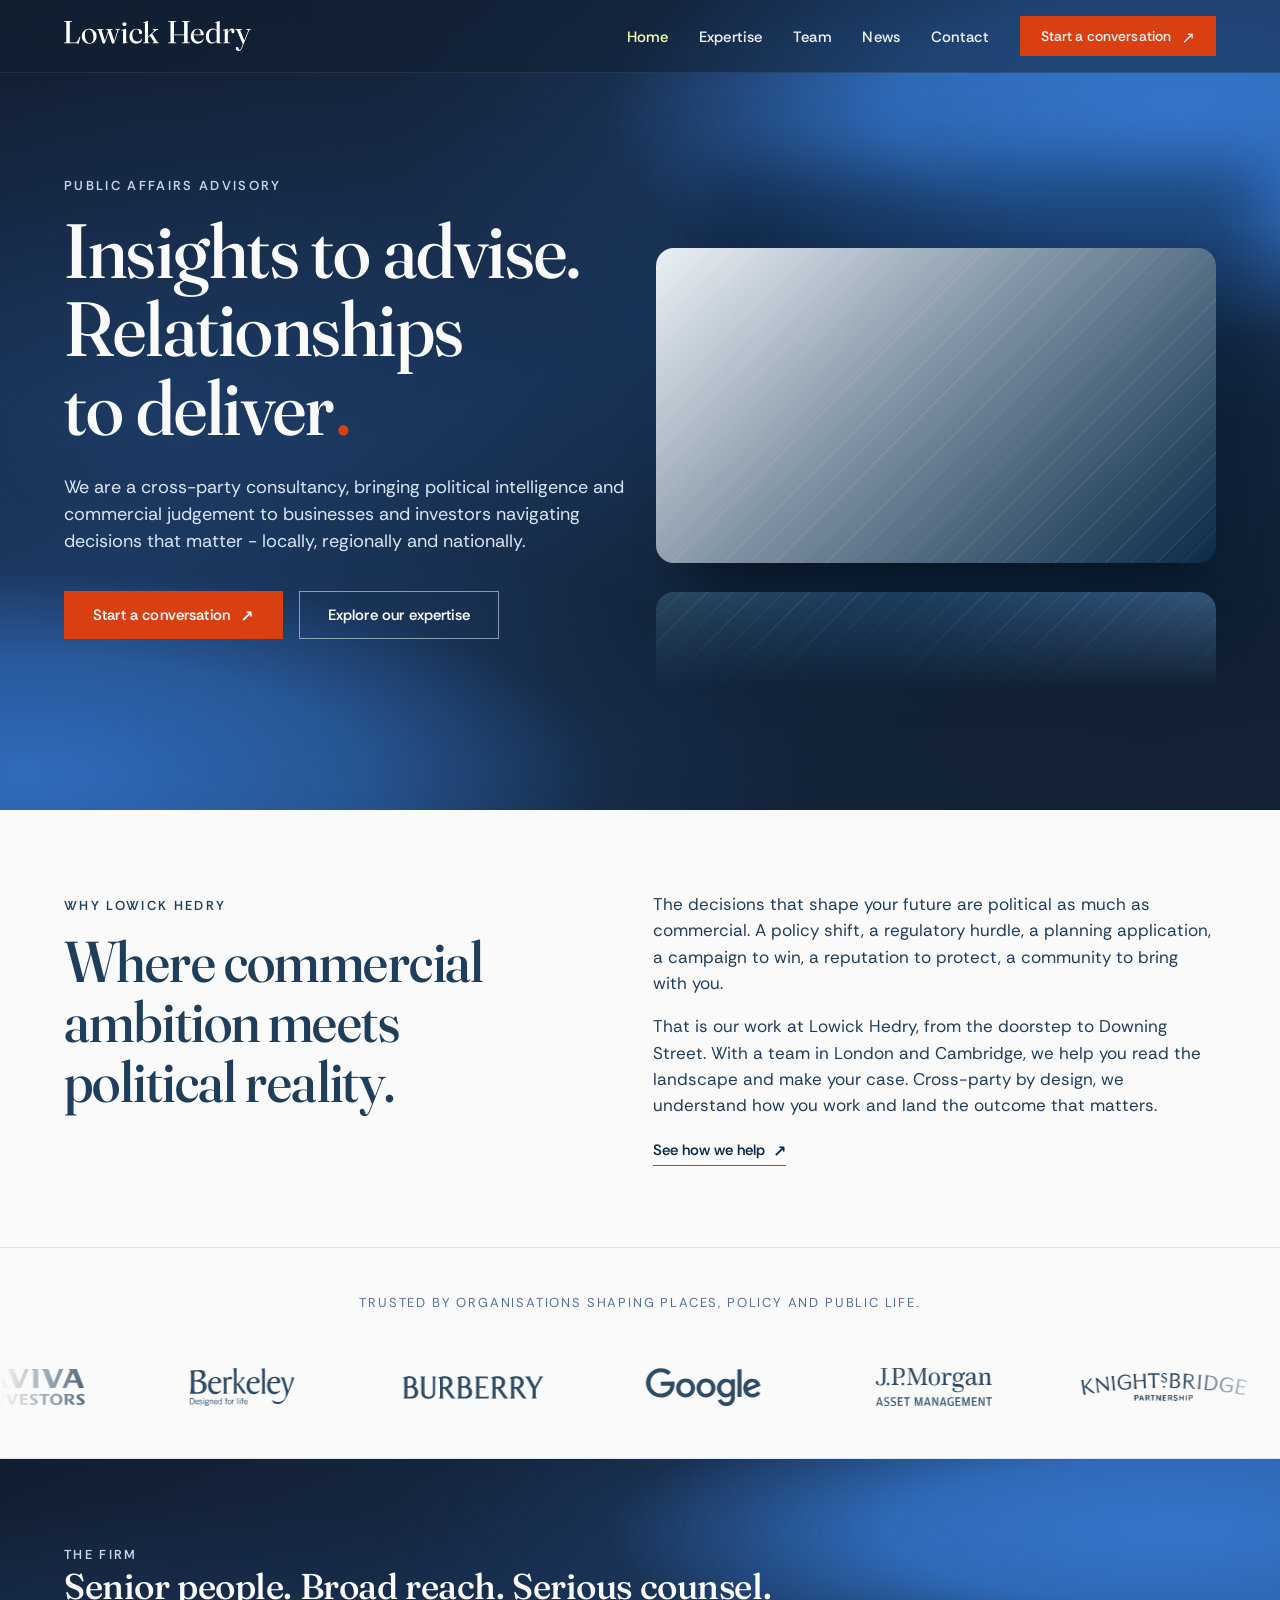
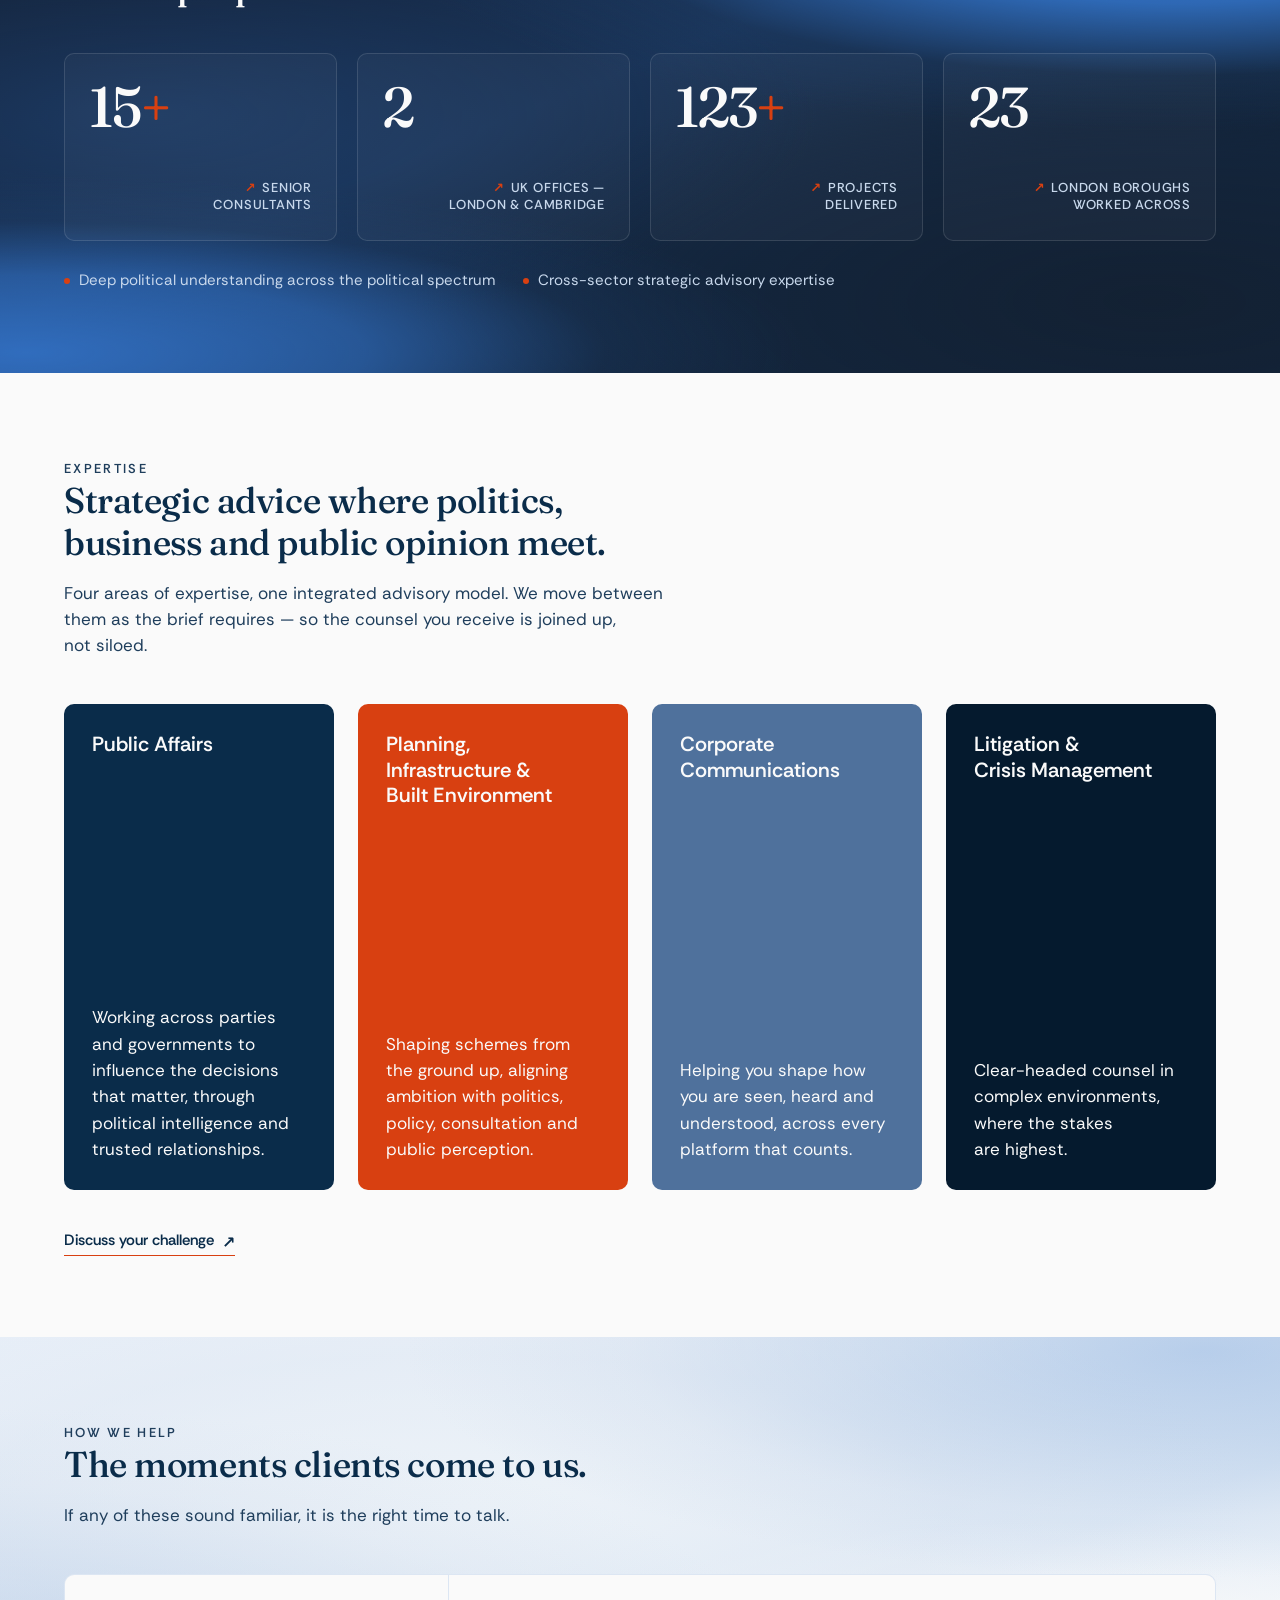
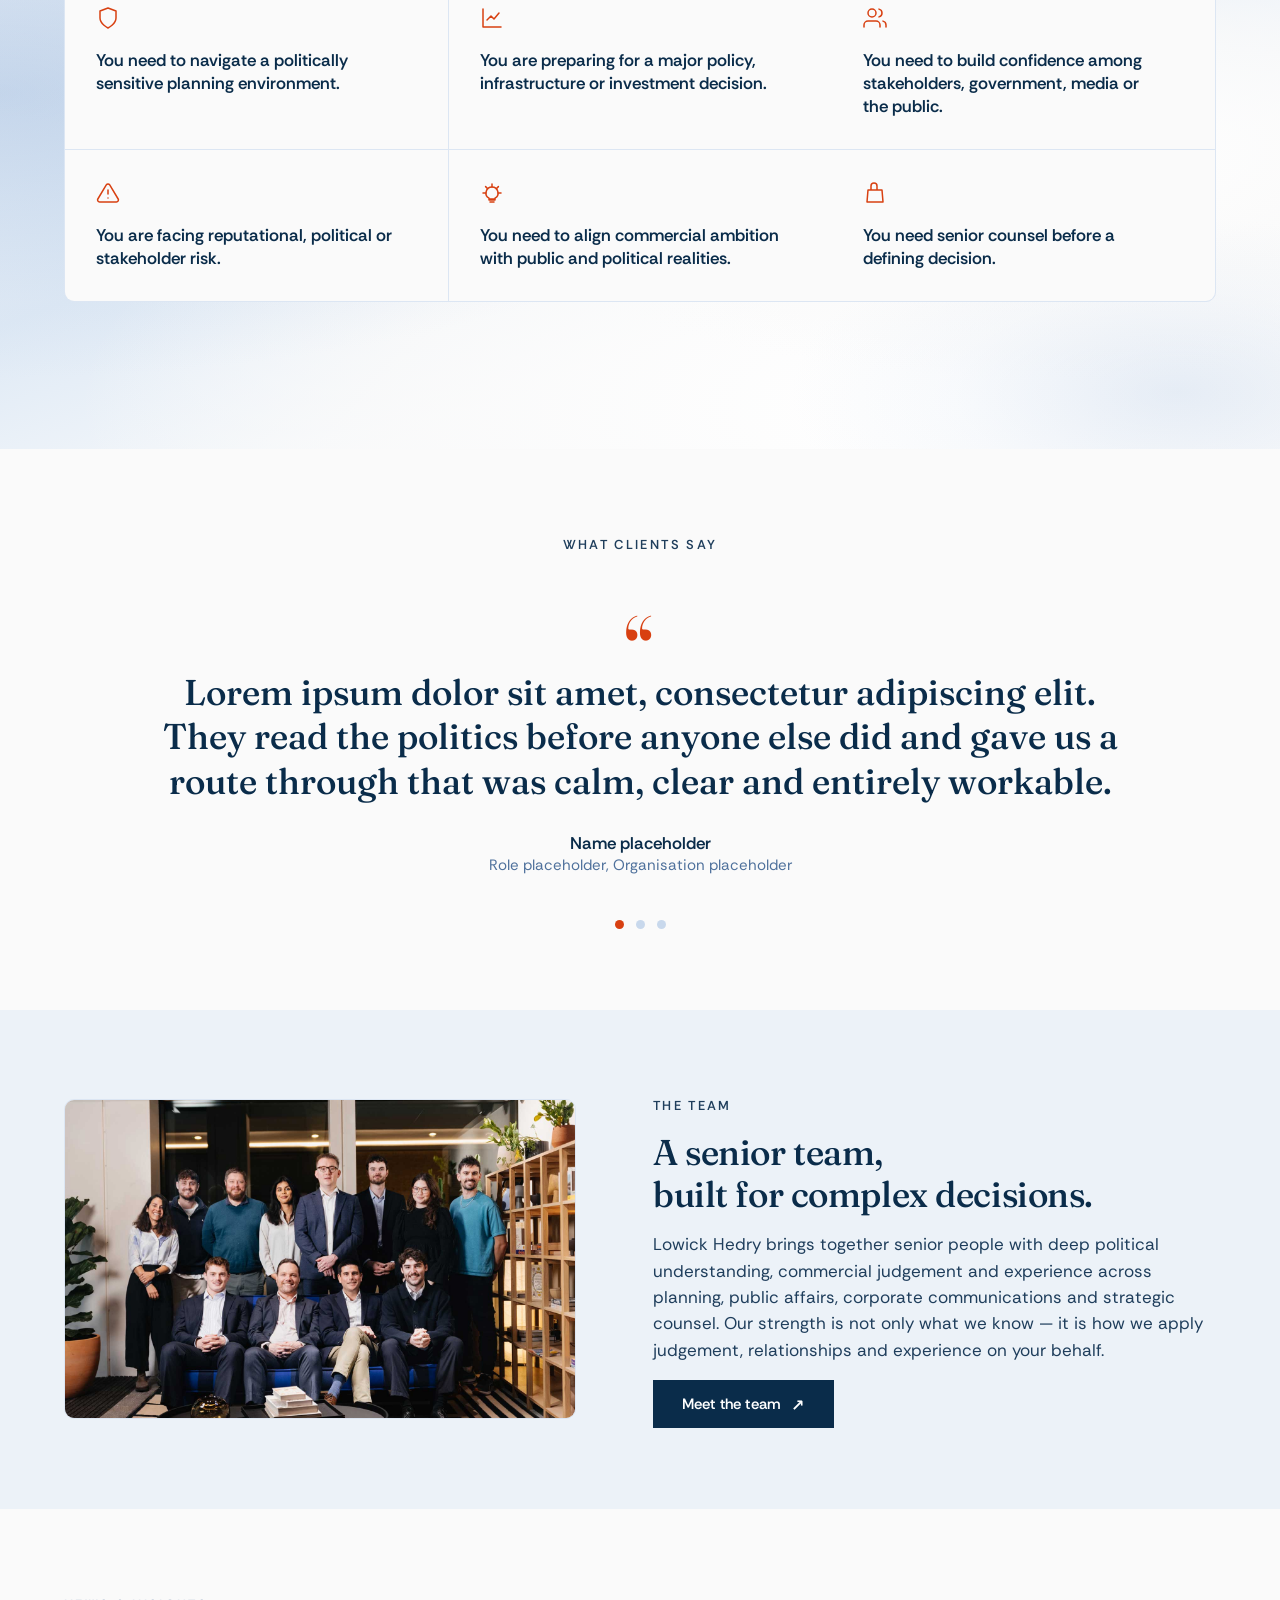
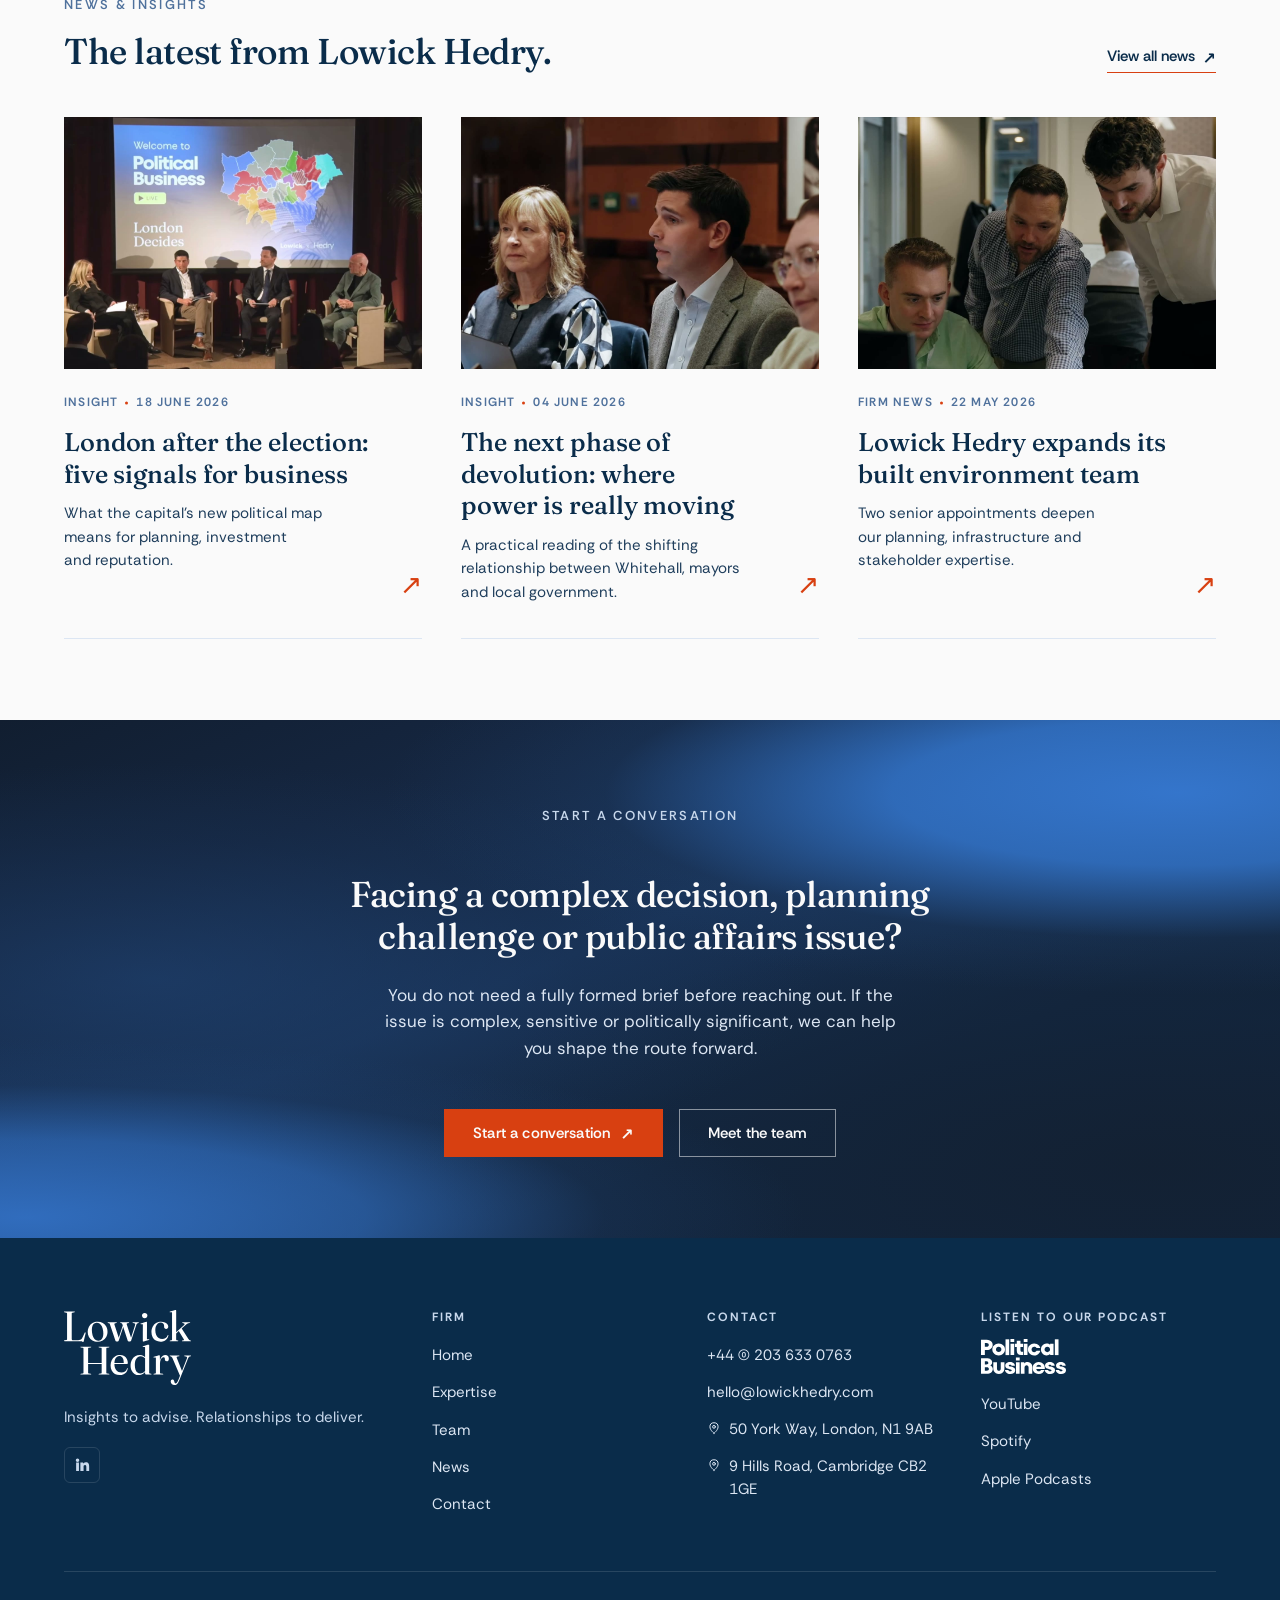
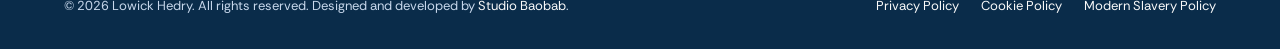
<file: index.html>
<!doctype html>
<html lang="en-GB">
<head>
  <meta charset="utf-8">
  <meta name="viewport" content="width=device-width, initial-scale=1, viewport-fit=cover">
  <title>Lowick Hedry — Trusted advisors for a changing landscape</title>
  <meta name="description" content="Lowick Hedry is a strategic advisory firm working where commercial ambition meets political reality — public affairs, planning, corporate communications and senior counsel for complex, high-stakes decisions.">
  <link rel="canonical" href="https://www.lowickhedry.com/">
  <meta property="og:title" content="Lowick Hedry — Trusted advisors for a changing landscape">
  <meta property="og:description" content="Strategic counsel at the intersection of politics, business and public life.">
  <meta property="og:type" content="website">
  <link rel="icon" type="image/png" href="assets/lh-favicon.png">
  <link rel="stylesheet" href="css/lowick-hedry.css">
</head>
<body>

  <!-- ===================== HEADER ===================== -->
  <header class="site-header on-dark" id="siteHeader">
    <div class="nav site-chrome-wrap">
      <a class="brand" href="index.html" aria-label="Lowick Hedry — home">
        <img src="assets/logos/lowick-hedry-logo-landscape-negative.svg" alt="Lowick Hedry">
      </a>
      <button class="nav-toggle" id="navToggle" aria-label="Open menu" aria-expanded="false" aria-controls="navLinks">
        <svg viewBox="0 0 24 24" fill="none" stroke="currentColor" stroke-width="1.8" stroke-linecap="round"><path d="M4 7h16M4 12h16M4 17h16"/></svg>
      </button>
      <ul class="nav-links" id="navLinks">
        <li><a href="index.html" class="active">Home</a></li>
        <li><a href="index.html#expertise">Expertise</a></li>
        <li><a href="team.html">Team</a></li>
        <li><a href="news.html">News</a></li>
        <li><a href="contact.html">Contact</a></li>
        <li><a class="btn btn-signal" href="contact.html">Start a conversation <span class="arrow" aria-hidden="true">&rarr;</span></a></li>
      </ul>
    </div>
  </header>

  <main>

    <!-- ===================== HERO ===================== -->
    <section class="theme-dark hero">
      <div class="wrap hero-grid">
        <div class="hero-copy">
          <p class="eyebrow reveal">Public Affairs Advisory</p>
          <h1 class="reveal d1">Insights to advise. 
Relationships to deliver<span class="dot">.</span></h1>
          <p class="lead reveal d2">We are a cross-party consultancy, bringing political intelligence and commercial judgement to businesses and investors navigating decisions that matter - locally, regionally and nationally.</p>
          <div class="cta-row reveal d3">
            <a class="btn btn-signal" href="contact.html">Start a conversation <span class="arrow" aria-hidden="true">&rarr;</span></a>
            <a class="btn btn-on-dark" href="#expertise">Explore our expertise</a>
          </div>
        </div>

        <div class="hero-video-slider reveal d4" aria-label="Selected advisory moments">
          <div class="hero-slider-viewport">
            <div class="hero-slider-track" data-vertical-slider>
              <article class="hero-video-card tone-anchor">
                <div class="video-placeholder">
                  <video src="assets/videos/still-5.mov" muted loop playsinline preload="metadata"></video>
                </div>
              </article>
              <article class="hero-video-card tone-civic">
                <div class="video-placeholder">
                  <video src="assets/videos/still-2.mov" muted loop playsinline preload="metadata"></video>
                </div>
              </article>
              <article class="hero-video-card tone-signal">
                <div class="video-placeholder">
                  <video src="assets/videos/still-3.mov" muted loop playsinline preload="metadata"></video>
                </div>
              </article>
              <article class="hero-video-card tone-whisper">
                <div class="video-placeholder">
                  <video src="assets/videos/still-7.mov" muted loop playsinline preload="metadata"></video>
                </div>
              </article>
            </div>
          </div>
        </div>
      </div>
    </section>

    <!-- ===================== INTRO / POSITIONING ===================== -->
    <section class="section">
      <div class="wrap">
        <div class="split">
          <div class="reveal">
            <p class="eyebrow">Why Lowick Hedry</p>
            <p class="display">Where commercial ambition meets political reality.</p>
          </div>
          <div class="reveal d1">
            <p>The decisions that shape your future are political as much as commercial. A policy shift, a regulatory hurdle, a planning application, a campaign to win, a reputation to protect, a community to bring with you.</p>
            <p>That is our work at Lowick Hedry, from the doorstep to Downing Street. With a team in London and Cambridge, we help you read the landscape and make your case. Cross-party by design, we understand how you work and land the outcome that matters.</p>
            <p><a class="link-arrow" href="#expertise">See how we help <span aria-hidden="true">&rarr;</span></a></p>
          </div>
        </div>
      </div>
    </section>

    <!-- ===================== CLIENT LOGO STRIPE ===================== -->
    <section class="logo-stripe section-tight">
      <div class="wrap">
        <p class="intro">Trusted by organisations shaping places, policy and public life.</p>
      </div>
      <div class="marquee" aria-label="Selected clients" data-logo-marquee>
        <div class="marquee-track">
          <span class="marquee-item logo-aviva"><img src="assets/client-logos/Aviva-logo.svg" alt="Aviva Investors"></span>
          <span class="marquee-item"><img src="assets/client-logos/Berkeley-logo.svg" alt="Berkeley"></span>
          <span class="marquee-item logo-burberry"><img src="assets/client-logos/burberry-logo.svg" alt="Burberry"></span>
          <span class="marquee-item"><img src="assets/client-logos/google-logo.svg" alt="Google"></span>
          <span class="marquee-item"><img src="assets/client-logos/jp-morgan-logo.svg" alt="JP Morgan Asset Management"></span>
          <span class="marquee-item"><img src="assets/client-logos/knights-bridge-partnership-logo.svg" alt="Knightsbridge Partnership"></span>
          <span class="marquee-item logo-new-west-end"><img src="assets/client-logos/new-west-end-company-logo.svg" alt="New West End Company"></span>
          <span class="marquee-item logo-sav"><img src="assets/client-logos/sav-group-logo.svg" alt="SAV Group"></span>
          <span class="marquee-item"><img src="assets/client-logos/shaftesbury-logo.svg" alt="Shaftesbury"></span>
          <span class="marquee-item"><img src="assets/client-logos/the-pollen-estate-logo.svg" alt="The Pollen Estate"></span>
          <!-- duplicate set for seamless loop -->
          <span class="marquee-item logo-aviva" aria-hidden="true"><img src="assets/client-logos/Aviva-logo.svg" alt=""></span>
          <span class="marquee-item" aria-hidden="true"><img src="assets/client-logos/Berkeley-logo.svg" alt=""></span>
          <span class="marquee-item logo-burberry" aria-hidden="true"><img src="assets/client-logos/burberry-logo.svg" alt=""></span>
          <span class="marquee-item" aria-hidden="true"><img src="assets/client-logos/google-logo.svg" alt=""></span>
          <span class="marquee-item" aria-hidden="true"><img src="assets/client-logos/jp-morgan-logo.svg" alt=""></span>
          <span class="marquee-item" aria-hidden="true"><img src="assets/client-logos/knights-bridge-partnership-logo.svg" alt=""></span>
          <span class="marquee-item logo-new-west-end" aria-hidden="true"><img src="assets/client-logos/new-west-end-company-logo.svg" alt=""></span>
          <span class="marquee-item logo-sav" aria-hidden="true"><img src="assets/client-logos/sav-group-logo.svg" alt=""></span>
          <span class="marquee-item" aria-hidden="true"><img src="assets/client-logos/shaftesbury-logo.svg" alt=""></span>
          <span class="marquee-item" aria-hidden="true"><img src="assets/client-logos/the-pollen-estate-logo.svg" alt=""></span>
        </div>
      </div>
    </section>

    <!-- ===================== PROOF / DATA ===================== -->
    <section class="theme-dark section">
      <div class="wrap">
        <div class="section-head reveal">
          <p class="eyebrow">The firm</p>
          <h2>Senior people. Broad reach. Serious counsel.</h2>
        </div>
        <div class="stat-grid">
          <div class="stat-box reveal">
            <span class="stat-figure">15<span class="reddot">+</span></span>
            <span class="corner" aria-hidden="true"><svg viewBox="0 0 24 24" fill="none" stroke="currentColor" stroke-width="1.6" stroke-linecap="round" stroke-linejoin="round"><path d="M7 17 17 7M9 7h8v8"/></svg></span>
            <span class="stat-label">Senior consultants</span>
          </div>
          <div class="stat-box reveal d1">
            <span class="stat-figure">2</span>
            <span class="corner" aria-hidden="true"><svg viewBox="0 0 24 24" fill="none" stroke="currentColor" stroke-width="1.6" stroke-linecap="round" stroke-linejoin="round"><path d="M7 17 17 7M9 7h8v8"/></svg></span>
            <span class="stat-label">UK offices — London &amp; Cambridge</span>
          </div>
          <div class="stat-box reveal d2">
            <span class="stat-figure">123<span class="reddot">+</span></span>
            <span class="corner" aria-hidden="true"><svg viewBox="0 0 24 24" fill="none" stroke="currentColor" stroke-width="1.6" stroke-linecap="round" stroke-linejoin="round"><path d="M7 17 17 7M9 7h8v8"/></svg></span>
            <span class="stat-label">Projects delivered</span>
          </div>
          <div class="stat-box reveal d3">
            <span class="stat-figure">23</span>
            <span class="corner" aria-hidden="true"><svg viewBox="0 0 24 24" fill="none" stroke="currentColor" stroke-width="1.6" stroke-linecap="round" stroke-linejoin="round"><path d="M7 17 17 7M9 7h8v8"/></svg></span>
            <span class="stat-label">London boroughs worked across</span>
          </div>
        </div>
        <div class="stat-note reveal d2">
          <span><span class="b" aria-hidden="true"></span> Deep political understanding across the political spectrum</span>
          <span><span class="b" aria-hidden="true"></span> Cross-sector strategic advisory expertise</span>
        </div>
      </div>
    </section>

    <!-- ===================== SERVICES / EXPERTISE ===================== -->
    <section class="section" id="expertise">
      <div class="wrap">
        <div class="section-head reveal">
          <p class="eyebrow">Expertise</p>
          <h2>Strategic advice where politics, business and public opinion meet.</h2>
          <p>Four areas of expertise, one integrated advisory model. We move between them as the brief requires — so the counsel you receive is joined up, not siloed.</p>
        </div>
        <div class="service-grid">
          <article class="service-card reveal">
            <span class="num">01</span>
            <span class="rule" aria-hidden="true"></span>
            <h3>Public Affairs</h3>
            <p>Working across parties and governments to influence the decisions that matter, through political intelligence and trusted relationships.</p>
          </article>
          <article class="service-card reveal d1">
            <span class="num">02</span>
            <span class="rule" aria-hidden="true"></span>
            <h3>Planning, Infrastructure &amp; Built Environment</h3>
            <p>Shaping schemes from the ground up, aligning ambition with politics, policy, consultation and public perception.</p>
          </article>
          <article class="service-card reveal d2">
            <span class="num">03</span>
            <span class="rule" aria-hidden="true"></span>
            <h3>Corporate Communications</h3>
            <p>Helping you shape how you are seen, heard and understood, across every platform that counts.</p>
          </article>
          <article class="service-card reveal d3">
            <span class="num">04</span>
            <span class="rule" aria-hidden="true"></span>
            <h3>Litigation & Crisis Management</h3>
            <p>Clear-headed counsel in complex environments, where the stakes are highest.</p>
          </article>
        </div>
        <div class="reveal d2" style="margin-top:36px;">
          <a class="link-arrow" href="contact.html">Discuss your challenge <span aria-hidden="true">&rarr;</span></a>
        </div>
      </div>
    </section>

    <!-- ===================== HOW WE HELP / SITUATIONS ===================== -->
    <section class="theme-light section">
      <div class="wrap">
        <div class="section-head reveal">
          <p class="eyebrow">How we help</p>
          <h2>The moments clients come to us.</h2>
          <p>If any of these sound familiar, it is the right time to talk.</p>
        </div>
        <div class="situations">
          <div class="situation reveal">
            <span class="ix" aria-hidden="true"><svg viewBox="0 0 24 24" fill="none" stroke="currentColor" stroke-width="1.5" stroke-linecap="round" stroke-linejoin="round"><path d="M12 22s8-4 8-10V5l-8-3-8 3v7c0 6 8 10 8 10Z"/></svg></span>
            <p>You need to navigate a politically sensitive planning environment.</p>
          </div>
          <div class="situation reveal d1">
            <span class="ix" aria-hidden="true"><svg viewBox="0 0 24 24" fill="none" stroke="currentColor" stroke-width="1.5" stroke-linecap="round" stroke-linejoin="round"><path d="M3 3v18h18"/><path d="m7 14 4-4 3 3 5-6"/></svg></span>
            <p>You are preparing for a major policy, infrastructure or investment decision.</p>
          </div>
          <div class="situation reveal d2">
            <span class="ix" aria-hidden="true"><svg viewBox="0 0 24 24" fill="none" stroke="currentColor" stroke-width="1.5" stroke-linecap="round" stroke-linejoin="round"><path d="M17 21v-2a4 4 0 0 0-4-4H5a4 4 0 0 0-4 4v2"/><circle cx="9" cy="7" r="4"/><path d="M23 21v-2a4 4 0 0 0-3-3.87M16 3.13a4 4 0 0 1 0 7.75"/></svg></span>
            <p>You need to build confidence among stakeholders, government, media or the public.</p>
          </div>
          <div class="situation reveal">
            <span class="ix" aria-hidden="true"><svg viewBox="0 0 24 24" fill="none" stroke="currentColor" stroke-width="1.5" stroke-linecap="round" stroke-linejoin="round"><path d="M10.29 3.86 1.82 18a2 2 0 0 0 1.71 3h16.94a2 2 0 0 0 1.71-3L13.71 3.86a2 2 0 0 0-3.42 0Z"/><path d="M12 9v4M12 17h.01"/></svg></span>
            <p>You are facing reputational, political or stakeholder risk.</p>
          </div>
          <div class="situation reveal d1">
            <span class="ix" aria-hidden="true"><svg viewBox="0 0 24 24" fill="none" stroke="currentColor" stroke-width="1.5" stroke-linecap="round" stroke-linejoin="round"><path d="M12 3v3M5.6 5.6l2.1 2.1M3 12h3M18 12h3M16.3 7.7l2.1-2.1"/><path d="M9 18h6M10 21h4M12 6a6 6 0 0 1 3 11.2V19H9v-1.8A6 6 0 0 1 12 6Z"/></svg></span>
            <p>You need to align commercial ambition with public and political realities.</p>
          </div>
          <div class="situation reveal d2">
            <span class="ix" aria-hidden="true"><svg viewBox="0 0 24 24" fill="none" stroke="currentColor" stroke-width="1.5" stroke-linecap="round" stroke-linejoin="round"><path d="M14 9V5a3 3 0 0 0-6 0v4M5 9h14l1 12H4L5 9Z"/></svg></span>
            <p>You need senior counsel before a defining decision.</p>
          </div>
        </div>
        <div class="reveal d1" style="margin-top:36px;">
          <a class="link-arrow" href="contact.html">Speak to an advisor <span aria-hidden="true">&rarr;</span></a>
        </div>
      </div>
    </section>

    <!-- ===================== TESTIMONIALS ===================== -->
    <section class="section testimonials-section">
      <div class="wrap">
        <div class="section-head center reveal">
          <p class="eyebrow">What clients say</p>
        </div>
        <div class="quote-grid testimonial-slider" data-testimonial-slider>
          <figure class="quote-card reveal is-active" data-testimonial-slide>
            <span class="q-mark" aria-hidden="true">&ldquo;</span>
            <blockquote>Lorem ipsum dolor sit amet, consectetur adipiscing elit. They read the politics before anyone else did and gave us a route through that was calm, clear and entirely workable.</blockquote>
            <figcaption class="attr">
              <span class="name">Name placeholder</span>
              <span class="role">Role placeholder, Organisation placeholder</span>
            </figcaption>
          </figure>
          <figure class="quote-card reveal d1" data-testimonial-slide aria-hidden="true">
            <span class="q-mark" aria-hidden="true">&ldquo;</span>
            <blockquote>Sed ut labore. Senior, commercially literate and unflappable under pressure — exactly the counsel you want when the stakes are at their highest.</blockquote>
            <figcaption class="attr">
              <span class="name">Name placeholder</span>
              <span class="role">Role placeholder, Organisation placeholder</span>
            </figcaption>
          </figure>
          <figure class="quote-card reveal d2" data-testimonial-slide aria-hidden="true">
            <span class="q-mark" aria-hidden="true">&ldquo;</span>
            <blockquote>Ut enim ad minim veniam, quis nostrud exercitation. Strategy and execution from one team — they shaped the decision and then made it happen.</blockquote>
            <figcaption class="attr">
              <span class="name">Name placeholder</span>
              <span class="role">Role placeholder, Organisation placeholder</span>
            </figcaption>
          </figure>
        </div>
        <div class="testimonial-dots" aria-label="Choose testimonial">
          <button class="testimonial-dot is-active" type="button" aria-label="Show testimonial 1" aria-current="true" data-testimonial-dot></button>
          <button class="testimonial-dot" type="button" aria-label="Show testimonial 2" data-testimonial-dot></button>
          <button class="testimonial-dot" type="button" aria-label="Show testimonial 3" data-testimonial-dot></button>
        </div>
      </div>
    </section>

    <!-- ===================== TEAM TEASER ===================== -->
    <section class="theme-tint section">
      <div class="wrap">
        <div class="split center-y team-teaser">
          <div class="photo reveal">
            <img src="assets/team/lowick-hedry-team-london-office.jpg" alt="The Lowick Hedry team at their office">
          </div>
          <div class="reveal d1">
            <p class="eyebrow">The team</p>
            <h2>A senior team,<br> built for complex decisions.</h2>
            <p>Lowick Hedry brings together senior people with deep political understanding, commercial judgement and experience across planning, public affairs, corporate communications and strategic counsel. Our strength is not only what we know — it is how we apply judgement, relationships and experience on your behalf.</p>
            <p style="margin-top:8px;"><a class="btn btn-anchor" href="team.html">Meet the team <span class="arrow" aria-hidden="true">&rarr;</span></a></p>
          </div>
        </div>
      </div>
    </section>

    <!-- ===================== LATEST NEWS ===================== -->
    <section class="section latest-news-home">
      <div class="wrap">
        <div class="related-head reveal">
          <div>
            <p class="eyebrow">News &amp; insights</p>
            <h2>The latest from Lowick Hedry.</h2>
          </div>
          <a class="link-arrow" href="news.html">View all news <span aria-hidden="true">&rarr;</span></a>
        </div>

        <div class="news-grid">
          <article class="news-card reveal">
            <a class="news-card-media" href="article.html">
              <img src="assets/news/political-business-live.jpg" alt="Political Business: London Decides panel event">
            </a>
            <div class="story-meta"><span>Insight</span><time datetime="2026-06-18">18 June 2026</time></div>
            <h3><a href="article.html">London after the election: five signals for business</a></h3>
            <p>What the capital's new political map means for planning, investment and reputation.</p>
            <a class="card-arrow" href="article.html" aria-label="Read London after the election"><span aria-hidden="true">&rarr;</span></a>
          </article>

          <article class="news-card reveal d1">
            <a class="news-card-media" href="article.html">
              <img src="assets/news/roundtable.jpg" alt="Lowick Hedry roundtable discussion">
            </a>
            <div class="story-meta"><span>Insight</span><time datetime="2026-06-04">04 June 2026</time></div>
            <h3><a href="article.html">The next phase of devolution: where power is really moving</a></h3>
            <p>A practical reading of the shifting relationship between Whitehall, mayors and local government.</p>
            <a class="card-arrow" href="article.html" aria-label="Read the next phase of devolution"><span aria-hidden="true">&rarr;</span></a>
          </article>

          <article class="news-card reveal d2">
            <a class="news-card-media" href="article.html">
              <img src="assets/news/team-working.jpg" alt="Lowick Hedry colleagues working together">
            </a>
            <div class="story-meta"><span>Firm news</span><time datetime="2026-05-22">22 May 2026</time></div>
            <h3><a href="article.html">Lowick Hedry expands its built environment team</a></h3>
            <p>Two senior appointments deepen our planning, infrastructure and stakeholder expertise.</p>
            <a class="card-arrow" href="article.html" aria-label="Read Lowick Hedry expands its team"><span aria-hidden="true">&rarr;</span></a>
          </article>
        </div>
      </div>
    </section>

    <!-- ===================== CONTACT CTA ===================== -->
    <section class="theme-dark section cta-band">
      <div class="wrap">
        <p class="eyebrow reveal" style="display:inline-flex;justify-content:center;width:100%;">Start a conversation</p>
        <h2 class="reveal d1">Facing a complex decision, planning challenge or public affairs issue?</h2>
        <p class="reveal d2">You do not need a fully formed brief before reaching out. If the issue is complex, sensitive or politically significant, we can help you shape the route forward.</p>
        <div class="cta-row reveal d3">
          <a class="btn btn-signal" href="contact.html">Start a conversation <span class="arrow" aria-hidden="true">&rarr;</span></a>
          <a class="btn btn-on-dark" href="team.html">Meet the team</a>
        </div>
      </div>
    </section>

  </main>

  <!-- ===================== FOOTER ===================== -->
  <footer class="site-footer">
    <div class="wrap site-chrome-wrap">
      <div class="footer-top">
        <div class="footer-brand">
          <img src="assets/logos/lowick-hedry-logo-portrait-negative.svg" alt="Lowick Hedry">
          <p>Insights to advise. Relationships to deliver.</p>
          <div class="footer-social" style="margin-top:18px;">
            <a href="#" aria-label="LinkedIn" title="LinkedIn"><svg viewBox="0 0 24 24" fill="currentColor"><path d="M4.98 3.5a2.5 2.5 0 1 1 0 5 2.5 2.5 0 0 1 0-5ZM3 9h4v12H3V9Zm6 0h3.8v1.7h.05c.53-1 1.83-2.05 3.77-2.05 4.03 0 4.78 2.65 4.78 6.1V21h-4v-5.4c0-1.3 0-2.95-1.8-2.95-1.8 0-2.08 1.4-2.08 2.85V21H9V9Z"/></svg></a>
          </div>
        </div>
        <div class="footer-col footer-firm">
          <h4>Firm</h4>
          <ul>
            <li><a href="index.html">Home</a></li>
            <li><a href="index.html#expertise">Expertise</a></li>
            <li><a href="team.html">Team</a></li>
            <li><a href="news.html">News</a></li>
            <li><a href="contact.html">Contact</a></li>
          </ul>
        </div>
        <div class="footer-col">
          <h4>Contact</h4>
          <ul>
            <li><a href="tel:+442036330763">+44 (0) 203 633 0763</a></li>
            <li><a href="mailto:hello@lowickhedry.com">hello@lowickhedry.com</a></li>
            <li><a class="footer-office-link" href="https://www.google.com/maps/search/?api=1&query=50%20York%20Way%2C%20London%2C%20N1%209AB" target="_blank" rel="noopener"><svg aria-hidden="true" viewBox="0 0 24 24"><path d="M12 21s7-5.2 7-11a7 7 0 0 0-14 0c0 5.8 7 11 7 11Z"/><circle cx="12" cy="10" r="2.4"/></svg><span>50 York Way, London, N1 9AB</span></a></li>
            <li><a class="footer-office-link" href="https://www.google.com/maps/search/?api=1&query=9%20Hills%20Road%2C%20Cambridge%20CB2%201GE" target="_blank" rel="noopener"><svg aria-hidden="true" viewBox="0 0 24 24"><path d="M12 21s7-5.2 7-11a7 7 0 0 0-14 0c0 5.8 7 11 7 11Z"/><circle cx="12" cy="10" r="2.4"/></svg><span>9 Hills Road, Cambridge CB2 1GE</span></a></li>
          </ul>
        </div>
        <div class="footer-col">
          <h4>Listen to our podcast</h4>
          <img class="footer-podcast-logo" src="assets/logos/Political-business-logo-negative.svg" alt="Political Business">
          <ul>
            <li><a href="https://www.youtube.com/channel/UCS1llg_MBONtkHa8bBtD7sA" target="_blank" rel="noopener">YouTube</a></li>
            <li><a href="https://open.spotify.com/show/10pjnvJJa8gPFJTJ6ba7DZ" target="_blank" rel="noopener">Spotify</a></li>
            <li><a href="https://podcasts.apple.com/us/podcast/political-business-london-decides/id1843074253" target="_blank" rel="noopener">Apple Podcasts</a></li>
          </ul>
        </div>
      </div>
      <div class="footer-bottom">
        <span>&copy; 2026 Lowick Hedry. All rights reserved. Designed and developed by <a href="https://studiobaobab.com" target="_blank" rel="noopener">Studio Baobab</a>.</span>
        <span class="legal">
          <a href="#">Privacy Policy</a>
          <a href="#">Cookie Policy</a>
          <a href="#">Modern Slavery Policy</a>
        </span>
      </div>
    </div>
  </footer>

  <script src="js/site.js"></script>
</body>
</html>
</file>
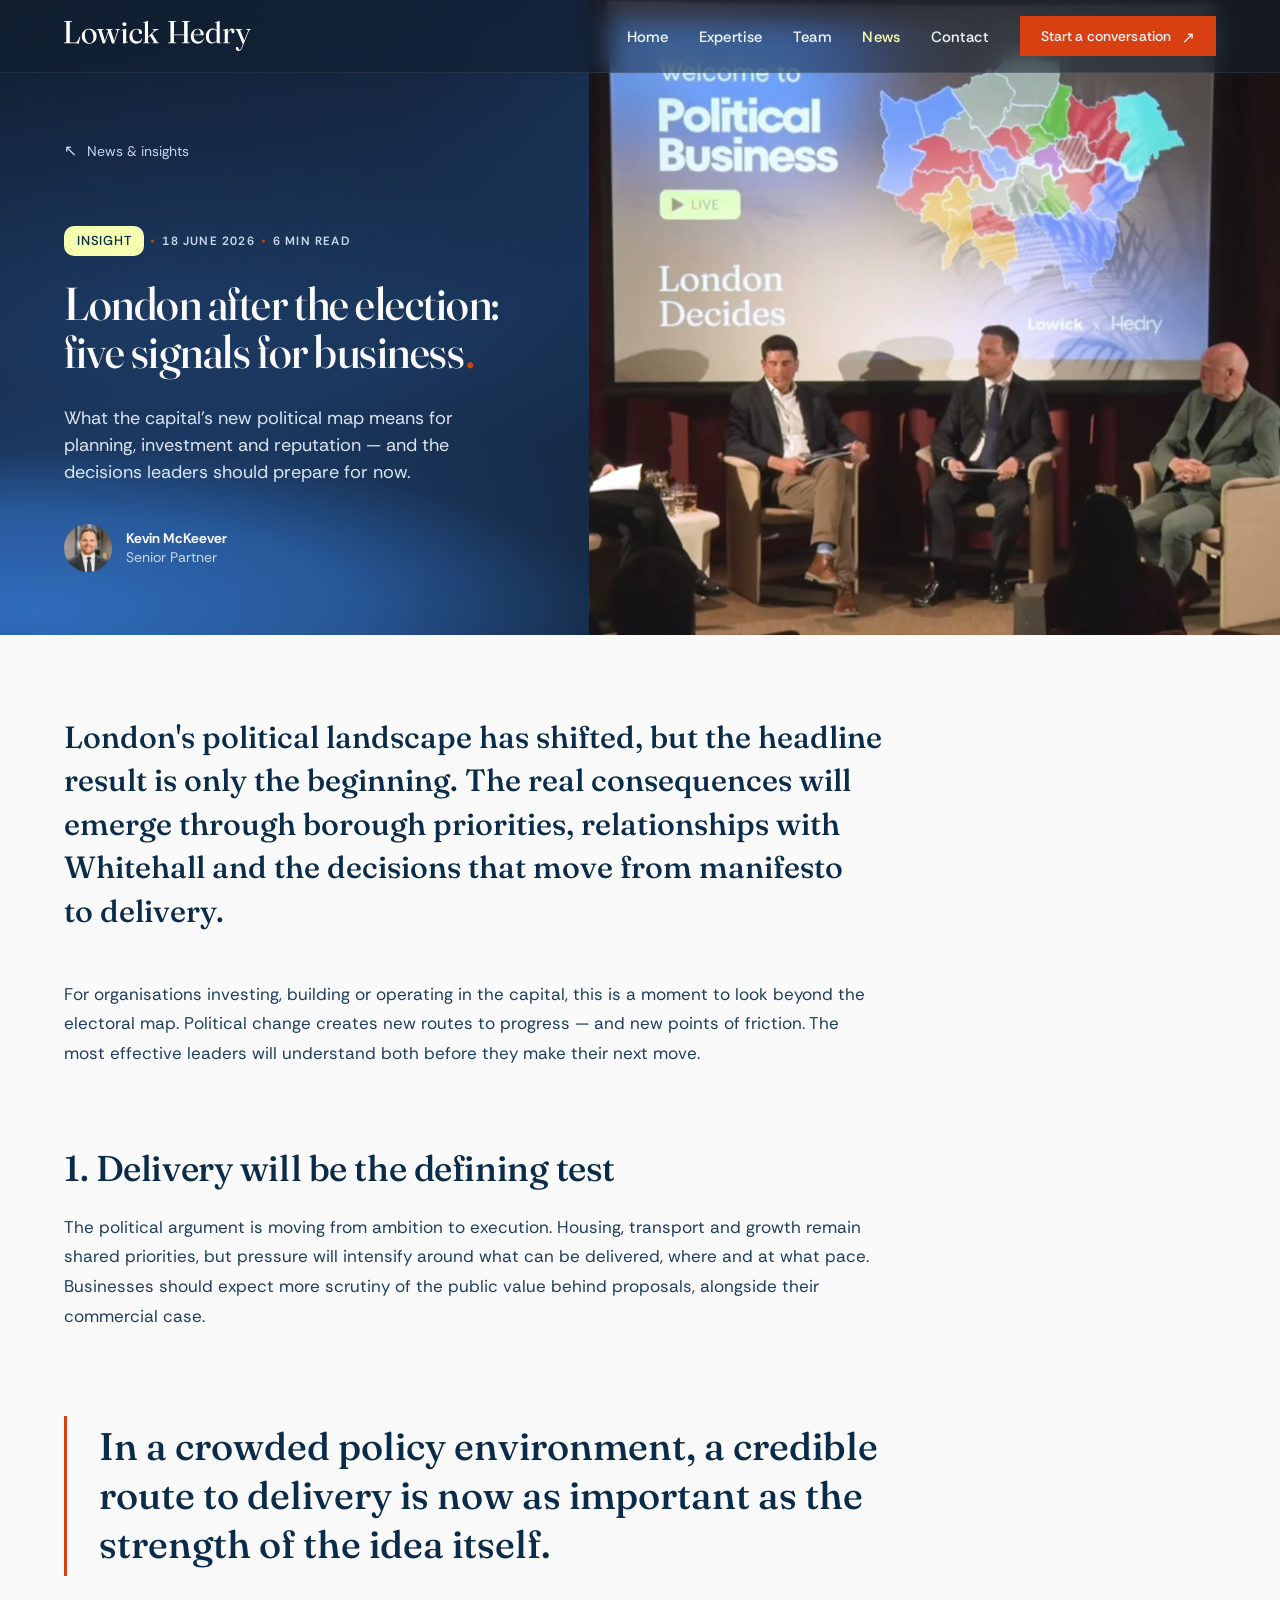
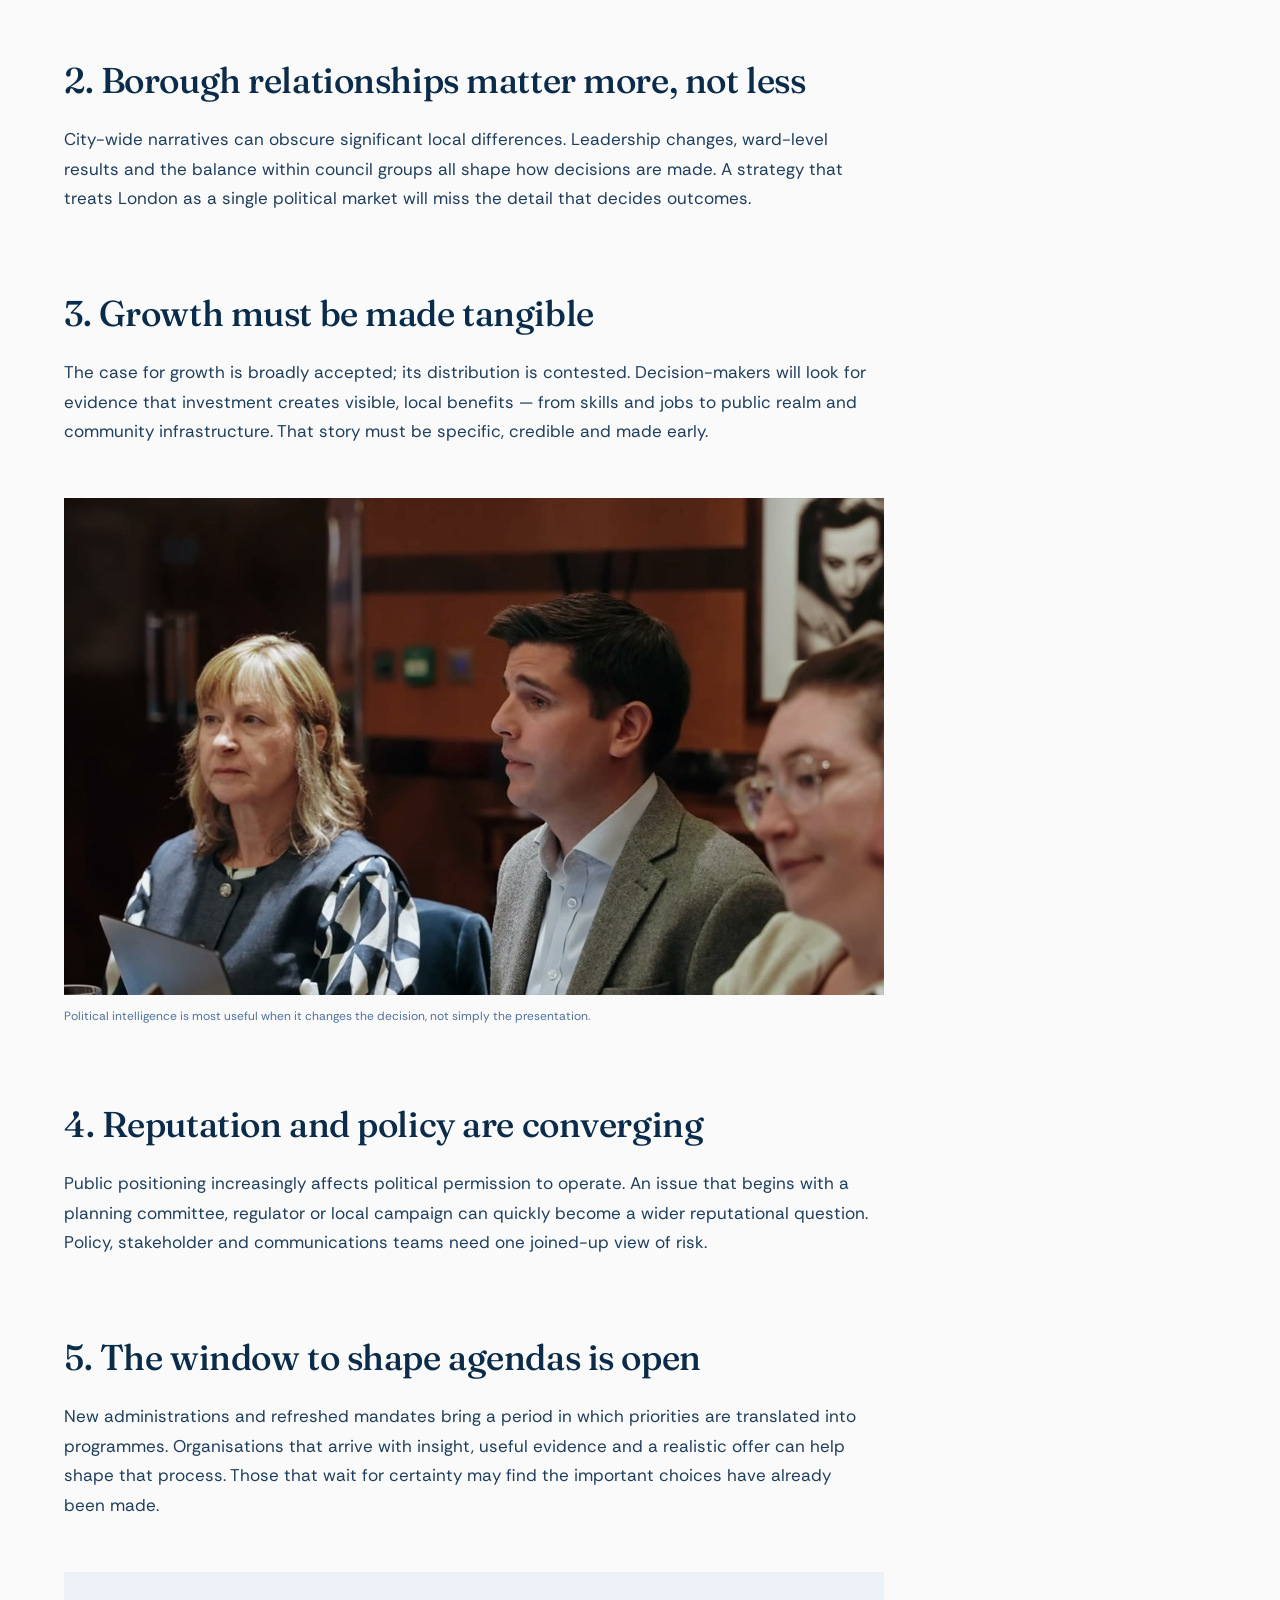
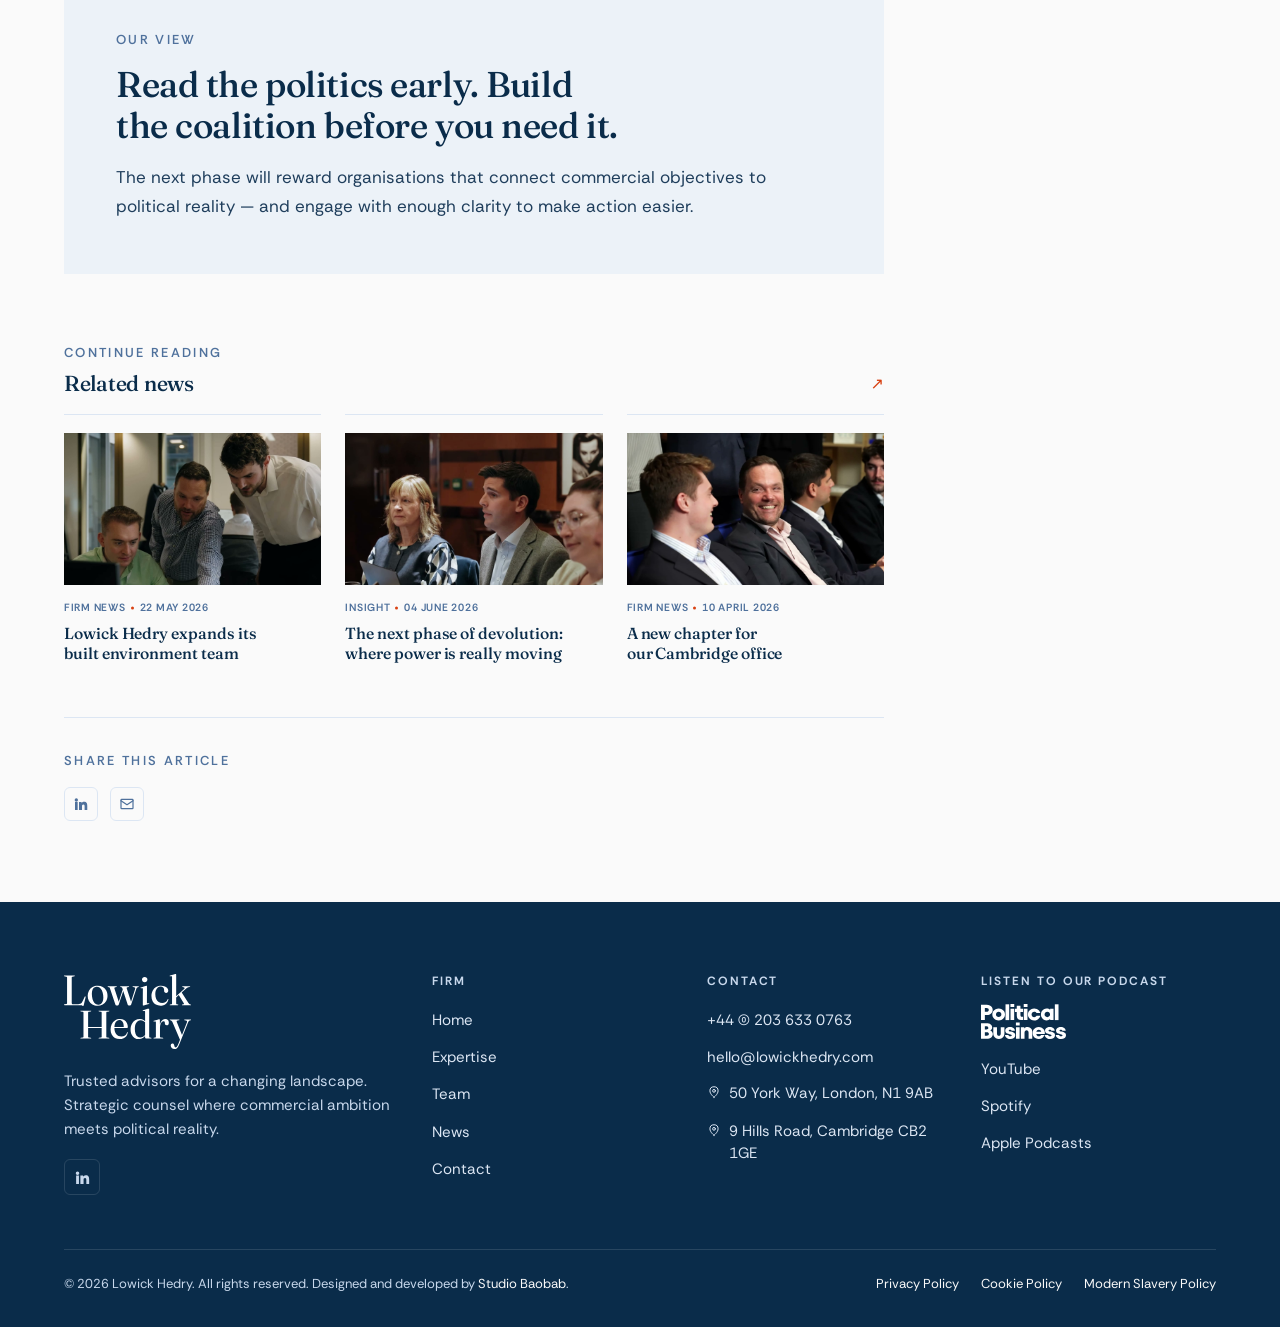
<file: article.html>
<!doctype html>
<html lang="en-GB">
<head>
  <meta charset="utf-8">
  <meta name="viewport" content="width=device-width, initial-scale=1, viewport-fit=cover">
  <title>London after the election: five signals for business — Lowick Hedry</title>
  <meta name="description" content="What London's new political map means for planning, investment and reputation — and the decisions leaders should prepare for now.">
  <link rel="canonical" href="https://www.lowickhedry.com/news/london-after-the-election">
  <meta property="og:title" content="London after the election: five signals for business">
  <meta property="og:description" content="A Lowick Hedry briefing on the capital's new political map.">
  <meta property="og:type" content="article">
  <meta property="og:image" content="assets/news/political-business-live.jpg">
  <link rel="icon" type="image/png" href="assets/lh-favicon.png">
  <link rel="stylesheet" href="css/lowick-hedry.css">
</head>
<body>
  <header class="site-header on-dark" id="siteHeader">
    <div class="nav site-chrome-wrap">
      <a class="brand" href="index.html" aria-label="Lowick Hedry — home"><img src="assets/logos/lowick-hedry-logo-landscape-negative.svg" alt="Lowick Hedry"></a>
      <button class="nav-toggle" id="navToggle" aria-label="Open menu" aria-expanded="false" aria-controls="navLinks"><svg viewBox="0 0 24 24" fill="none" stroke="currentColor" stroke-width="1.8" stroke-linecap="round"><path d="M4 7h16M4 12h16M4 17h16"/></svg></button>
      <ul class="nav-links" id="navLinks"><li><a href="index.html">Home</a></li><li><a href="index.html#expertise">Expertise</a></li><li><a href="team.html">Team</a></li><li><a href="news.html" class="active">News</a></li><li><a href="contact.html">Contact</a></li><li><a class="btn btn-signal" href="contact.html">Start a conversation <span class="arrow" aria-hidden="true">&rarr;</span></a></li></ul>
    </div>
  </header>

  <main>
    <article>
      <!-- Article hero section with title, metadata, and lead image -->
      <header class="theme-dark article-hero">
        <div class="wrap article-hero-grid">
          <div class="article-hero-inner">
            <a class="article-back reveal" href="news.html"><span aria-hidden="true">&larr;</span> News &amp; insights</a>
            <div class="story-meta article-meta reveal d1"><span class="tag-chip">Insight</span><time datetime="2026-06-18">18 June 2026</time><span>6 min read</span></div>
            <h1 class="reveal d1">London after the election: five signals for business<span class="dot">.</span></h1>
            <p class="lead reveal d2">What the capital's new political map means for planning, investment and reputation — and the decisions leaders should prepare for now.</p>
            <div class="article-byline reveal d3"><img src="assets/team/optimised/kevin-mckeever-4x5.jpg" alt="Kevin McKeever"><p><strong>Kevin McKeever</strong><span>Senior Partner</span></p></div>
          </div>
          <div class="article-image-wrap reveal d3">
            <img class="article-lead-image" src="assets/news/political-business-live.jpg" alt="Panellists at Lowick Hedry's Political Business: London Decides event">
          </div>
        </div>
      </header>

      <div class="wrap article-layout">
        <div class="article-body">
          <p class="article-standfirst">London's political landscape has shifted, but the headline result is only the beginning. The real consequences will emerge through borough priorities, relationships with Whitehall and the decisions that move from manifesto to delivery.</p>
          <p>For organisations investing, building or operating in the capital, this is a moment to look beyond the electoral map. Political change creates new routes to progress — and new points of friction. The most effective leaders will understand both before they make their next move.</p>

          <h2>1. Delivery will be the defining test</h2>
          <p>The political argument is moving from ambition to execution. Housing, transport and growth remain shared priorities, but pressure will intensify around what can be delivered, where and at what pace. Businesses should expect more scrutiny of the public value behind proposals, alongside their commercial case.</p>
          <blockquote>In a crowded policy environment, a credible route to delivery is now as important as the strength of the idea itself.</blockquote>

          <h2>2. Borough relationships matter more, not less</h2>
          <p>City-wide narratives can obscure significant local differences. Leadership changes, ward-level results and the balance within council groups all shape how decisions are made. A strategy that treats London as a single political market will miss the detail that decides outcomes.</p>

          <h2>3. Growth must be made tangible</h2>
          <p>The case for growth is broadly accepted; its distribution is contested. Decision-makers will look for evidence that investment creates visible, local benefits — from skills and jobs to public realm and community infrastructure. That story must be specific, credible and made early.</p>

          <figure class="article-pull-image"><img src="assets/news/roundtable.jpg" alt="A roundtable discussion hosted by Lowick Hedry"><figcaption>Political intelligence is most useful when it changes the decision, not simply the presentation.</figcaption></figure>

          <h2>4. Reputation and policy are converging</h2>
          <p>Public positioning increasingly affects political permission to operate. An issue that begins with a planning committee, regulator or local campaign can quickly become a wider reputational question. Policy, stakeholder and communications teams need one joined-up view of risk.</p>

          <h2>5. The window to shape agendas is open</h2>
          <p>New administrations and refreshed mandates bring a period in which priorities are translated into programmes. Organisations that arrive with insight, useful evidence and a realistic offer can help shape that process. Those that wait for certainty may find the important choices have already been made.</p>

          <div class="article-conclusion"><p class="eyebrow">Our view</p><h2>Read the politics early. Build the coalition before you need it.</h2><p>The next phase will reward organisations that connect commercial objectives to political reality — and engage with enough clarity to make action easier.</p></div>
        </div>

        <aside class="article-related reveal d2" aria-label="Related news">
          <div class="article-related-head">
            <div><p class="eyebrow">Continue reading</p><h2>Related news</h2></div>
            <a href="news.html" aria-label="View all news"><span aria-hidden="true">&rarr;</span></a>
          </div>
          <div class="article-related-list">
            <article class="article-related-card">
              <a class="article-related-media" href="article.html"><img src="assets/news/team-working.jpg" alt="Lowick Hedry colleagues working together"></a>
              <div><div class="story-meta"><span>Firm news</span><time datetime="2026-05-22">22 May 2026</time></div><h3><a href="article.html">Lowick Hedry expands its built environment team</a></h3></div>
            </article>
            <article class="article-related-card">
              <a class="article-related-media" href="article.html"><img src="assets/news/roundtable.jpg" alt="Lowick Hedry roundtable discussion"></a>
              <div><div class="story-meta"><span>Insight</span><time datetime="2026-06-04">04 June 2026</time></div><h3><a href="article.html">The next phase of devolution: where power is really moving</a></h3></div>
            </article>
            <article class="article-related-card">
              <a class="article-related-media" href="article.html"><img src="assets/news/team-conversation.jpg" alt="Lowick Hedry team in conversation"></a>
              <div><div class="story-meta"><span>Firm news</span><time datetime="2026-04-10">10 April 2026</time></div><h3><a href="article.html">A new chapter for our Cambridge office</a></h3></div>
            </article>
          </div>
          <div class="article-related-share" aria-label="Share this article">
            <p class="eyebrow">Share this article</p>
            <div class="article-share">
              <a href="#" aria-label="Share on LinkedIn" title="LinkedIn"><svg viewBox="0 0 24 24" aria-hidden="true"><path fill="currentColor" d="M4.98 3.5a2.5 2.5 0 1 1 0 5 2.5 2.5 0 0 1 0-5ZM3 9h4v12H3V9Zm6 0h3.8v1.7h.05c.53-1 1.83-2.05 3.77-2.05 4.03 0 4.78 2.65 4.78 6.1V21h-4v-5.4c0-1.3 0-2.95-1.8-2.95-1.8 0-2.08 1.4-2.08 2.85V21H9V9Z"/></svg></a>
              <a href="mailto:?subject=London%20after%20the%20election" aria-label="Share by email" title="Email"><svg viewBox="0 0 24 24" aria-hidden="true"><rect x="3" y="5" width="18" height="14" rx="1" fill="none" stroke="currentColor" stroke-width="1.8"/><path d="M3 7l9 6 9-6" fill="none" stroke="currentColor" stroke-width="1.8" stroke-linecap="round" stroke-linejoin="round"/></svg></a>
            </div>
          </div>
        </aside>
      </div>
    </article>
  </main>

  <footer class="site-footer"><div class="wrap site-chrome-wrap"><div class="footer-top">
    <div class="footer-brand"><img src="assets/logos/lowick-hedry-logo-portrait-negative.svg" alt="Lowick Hedry"><p>Trusted advisors for a changing landscape. Strategic counsel where commercial ambition meets political reality.</p><div class="footer-social" style="margin-top:18px;"><a href="#" aria-label="LinkedIn" title="LinkedIn"><svg viewBox="0 0 24 24" fill="currentColor"><path d="M4.98 3.5a2.5 2.5 0 1 1 0 5 2.5 2.5 0 0 1 0-5ZM3 9h4v12H3V9Zm6 0h3.8v1.7h.05c.53-1 1.83-2.05 3.77-2.05 4.03 0 4.78 2.65 4.78 6.1V21h-4v-5.4c0-1.3 0-2.95-1.8-2.95-1.8 0-2.08 1.4-2.08 2.85V21H9V9Z"/></svg></a></div></div>
    <div class="footer-col footer-firm"><h4>Firm</h4><ul><li><a href="index.html">Home</a></li><li><a href="index.html#expertise">Expertise</a></li><li><a href="team.html">Team</a></li><li><a href="news.html">News</a></li><li><a href="contact.html">Contact</a></li></ul></div>
    <div class="footer-col"><h4>Contact</h4><ul><li><a href="tel:+442036330763">+44 (0) 203 633 0763</a></li><li><a href="mailto:hello@lowickhedry.com">hello@lowickhedry.com</a></li><li><a class="footer-office-link" href="https://www.google.com/maps/search/?api=1&amp;query=50%20York%20Way%2C%20London%2C%20N1%209AB" target="_blank" rel="noopener"><svg aria-hidden="true" viewBox="0 0 24 24"><path d="M12 21s7-5.2 7-11a7 7 0 0 0-14 0c0 5.8 7 11 7 11Z"/><circle cx="12" cy="10" r="2.4"/></svg><span>50 York Way, London, N1 9AB</span></a></li><li><a class="footer-office-link" href="https://www.google.com/maps/search/?api=1&amp;query=9%20Hills%20Road%2C%20Cambridge%20CB2%201GE" target="_blank" rel="noopener"><svg aria-hidden="true" viewBox="0 0 24 24"><path d="M12 21s7-5.2 7-11a7 7 0 0 0-14 0c0 5.8 7 11 7 11Z"/><circle cx="12" cy="10" r="2.4"/></svg><span>9 Hills Road, Cambridge CB2 1GE</span></a></li></ul></div>
    <div class="footer-col"><h4>Listen to our podcast</h4><img class="footer-podcast-logo" src="assets/logos/Political-business-logo-negative.svg" alt="Political Business"><ul><li><a href="https://www.youtube.com/channel/UCS1llg_MBONtkHa8bBtD7sA" target="_blank" rel="noopener">YouTube</a></li><li><a href="https://open.spotify.com/show/10pjnvJJa8gPFJTJ6ba7DZ" target="_blank" rel="noopener">Spotify</a></li><li><a href="https://podcasts.apple.com/us/podcast/political-business-london-decides/id1843074253" target="_blank" rel="noopener">Apple Podcasts</a></li></ul></div>
  </div><div class="footer-bottom"><span>&copy; 2026 Lowick Hedry. All rights reserved. Designed and developed by <a href="https://studiobaobab.com" target="_blank" rel="noopener">Studio Baobab</a>.</span><span class="legal"><a href="#">Privacy Policy</a><a href="#">Cookie Policy</a><a href="#">Modern Slavery Policy</a></span></div></div></footer>
  <script src="js/site.js"></script>
</body>
</html>
</file>
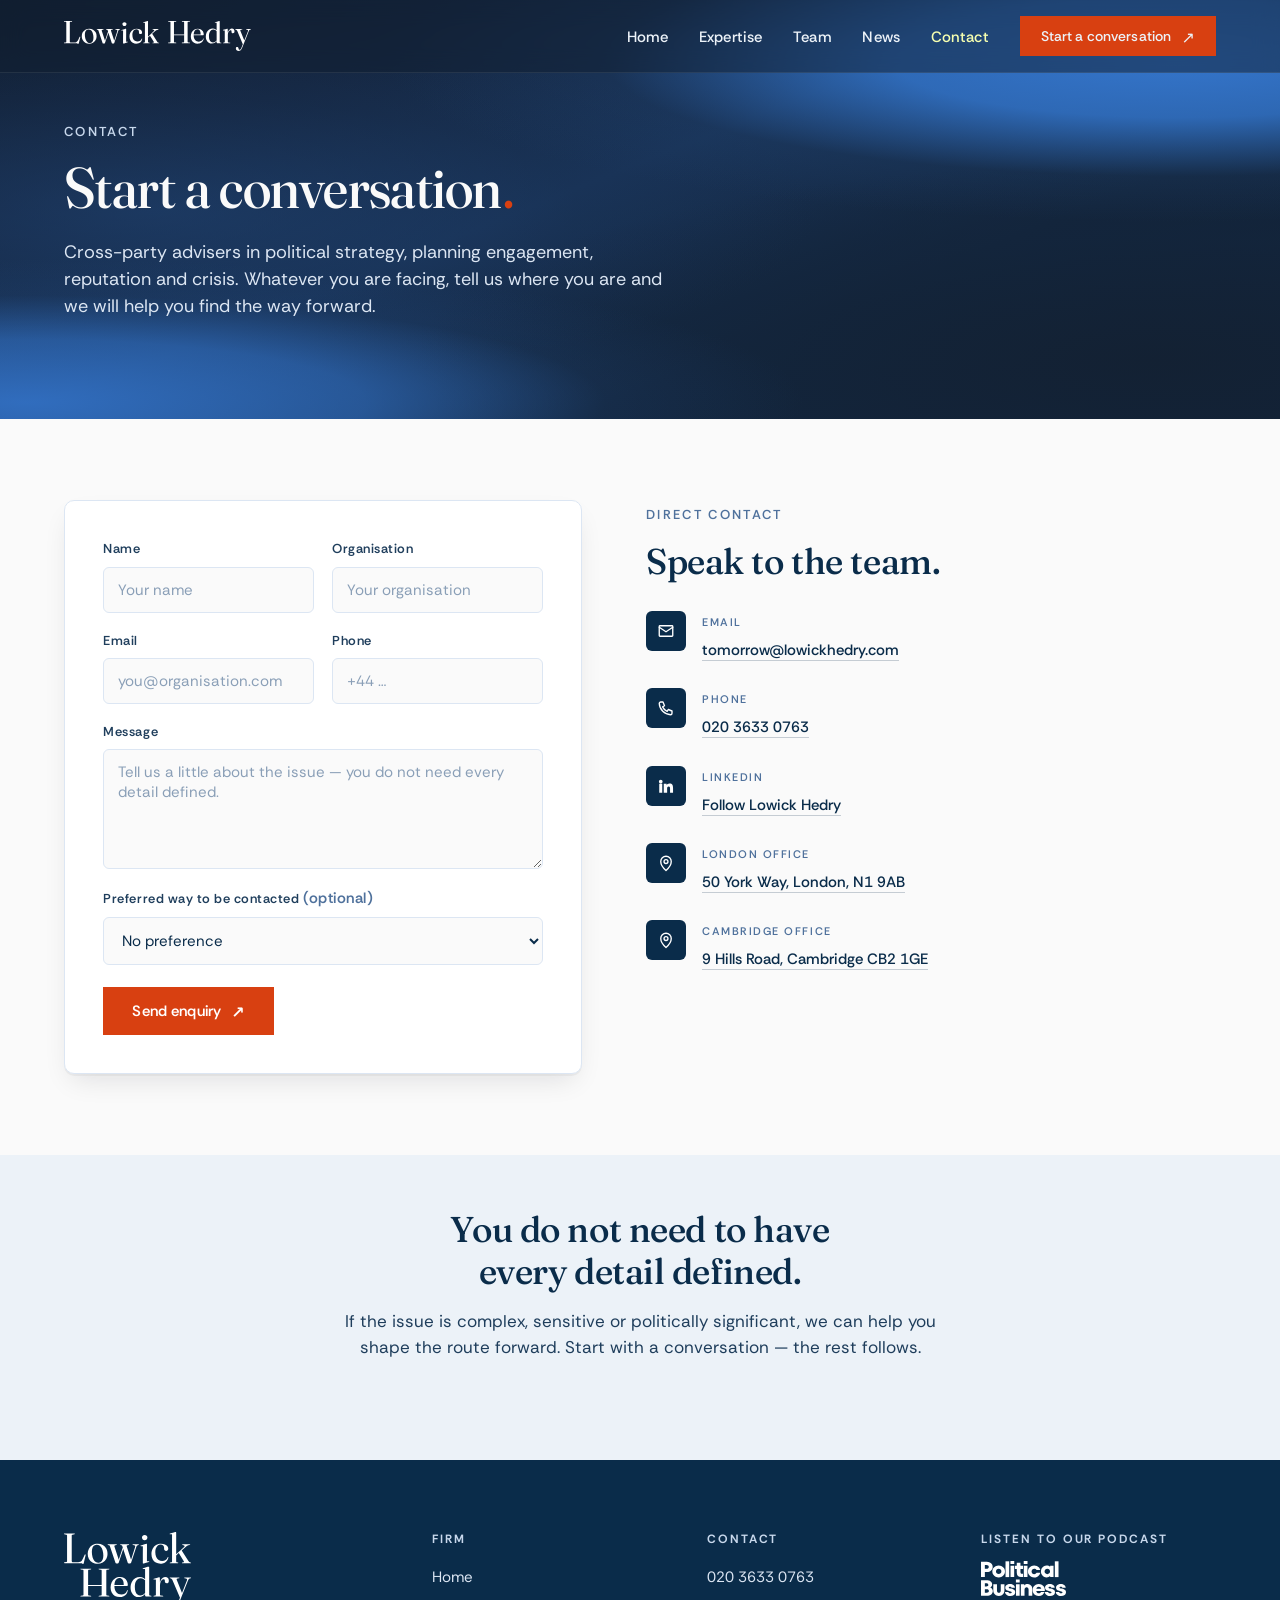
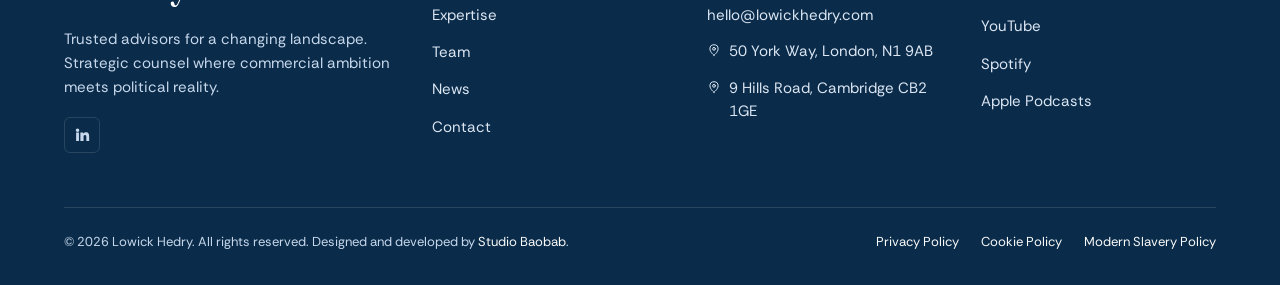
<file: contact.html>
<!doctype html>
<html lang="en-GB">
<head>
  <meta charset="utf-8">
  <meta name="viewport" content="width=device-width, initial-scale=1, viewport-fit=cover">
  <title>Contact — Lowick Hedry</title>
  <meta name="description" content="Start a conversation with Lowick Hedry. Whether you are navigating a planning challenge, policy issue, reputational question or strategic decision, our team can help you find the clearest route forward.">
  <link rel="canonical" href="https://www.lowickhedry.com/contact">
  <meta property="og:title" content="Contact — Lowick Hedry">
  <meta property="og:description" content="Start a conversation. Senior counsel for complex, high-stakes decisions.">
  <link rel="icon" type="image/png" href="assets/lh-favicon.png">
  <link rel="stylesheet" href="css/lowick-hedry.css">
</head>
<body>

  <!-- ===================== HEADER ===================== -->
  <header class="site-header on-dark" id="siteHeader">
    <div class="nav site-chrome-wrap">
      <a class="brand" href="index.html" aria-label="Lowick Hedry — home">
        <img src="assets/logos/lowick-hedry-logo-landscape-negative.svg" alt="Lowick Hedry">
      </a>
      <button class="nav-toggle" id="navToggle" aria-label="Open menu" aria-expanded="false" aria-controls="navLinks">
        <svg viewBox="0 0 24 24" fill="none" stroke="currentColor" stroke-width="1.8" stroke-linecap="round"><path d="M4 7h16M4 12h16M4 17h16"/></svg>
      </button>
      <ul class="nav-links" id="navLinks">
        <li><a href="index.html">Home</a></li>
        <li><a href="index.html#expertise">Expertise</a></li>
        <li><a href="team.html">Team</a></li>
        <li><a href="news.html">News</a></li>
        <li><a href="contact.html" class="active">Contact</a></li>
        <li><a class="btn btn-signal" href="contact.html">Start a conversation <span class="arrow" aria-hidden="true">&rarr;</span></a></li>
      </ul>
    </div>
  </header>

  <main>

    <!-- ===================== HERO ===================== -->
    <section class="theme-dark subhero">
      <div class="wrap">
        <p class="eyebrow reveal">Contact</p>
        <h1 class="reveal d1">Start a conversation<span class="dot">.</span></h1>
        <p class="lead reveal d2">Cross-party advisers in political strategy, planning engagement, reputation and crisis. Whatever you are facing, tell us where you are and we will help you find the way forward.</p>
      </div>
    </section>

    <!-- ===================== FORM + DETAILS ===================== -->
    <section class="section">
      <div class="wrap">
        <div class="contact-layout">

          <!-- left: form -->
          <div class="reveal">
            <div class="form-card">
              <form id="contactForm" novalidate>
                <div class="form-grid">
                  <div class="field">
                    <label for="f-name">Name</label>
                    <input id="f-name" name="name" type="text" autocomplete="name" placeholder="Your name">
                  </div>
                  <div class="field">
                    <label for="f-org">Organisation</label>
                    <input id="f-org" name="organisation" type="text" autocomplete="organization" placeholder="Your organisation">
                  </div>
                  <div class="field">
                    <label for="f-email">Email</label>
                    <input id="f-email" name="email" type="email" autocomplete="email" placeholder="you@organisation.com">
                  </div>
                  <div class="field">
                    <label for="f-phone">Phone</label>
                    <input id="f-phone" name="phone" type="tel" autocomplete="tel" placeholder="+44 …">
                  </div>
                  <div class="field full">
                    <label for="f-message">Message</label>
                    <textarea id="f-message" name="message" placeholder="Tell us a little about the issue — you do not need every detail defined."></textarea>
                  </div>
                  <div class="field full">
                    <label for="f-pref">Preferred way to be contacted <span class="muted small">(optional)</span></label>
                    <select id="f-pref" name="contact_preference">
                      <option value="" selected>No preference</option>
                      <option>Email</option>
                      <option>Phone</option>
                    </select>
                  </div>
                </div>
                <button type="submit" class="btn btn-signal">Send enquiry <span class="arrow" aria-hidden="true">&rarr;</span></button>
                <p id="formStatus" class="small muted" role="status" tabindex="-1" hidden style="margin-top:16px;"></p>
              </form>
            </div>
          </div>

          <!-- right: details -->
          <div class="reveal d1">
            <p class="eyebrow">Direct contact</p>
            <h2 style="margin-bottom:28px;">Speak to the team.</h2>
            <ul class="detail-list">
              <li class="detail-item">
                <span class="icon" aria-hidden="true"><svg viewBox="0 0 24 24" fill="none" stroke="currentColor" stroke-width="1.8" stroke-linecap="round" stroke-linejoin="round"><rect x="3" y="5" width="18" height="14" rx="1"/><path d="M3 7l9 6 9-6"/></svg></span>
                <div>
                  <div class="label">Email</div>
                  <a class="value" href="mailto:tomorrow@lowickhedry.com">tomorrow@lowickhedry.com</a>
                </div>
              </li>
              <li class="detail-item">
                <span class="icon" aria-hidden="true"><svg viewBox="0 0 24 24" fill="none" stroke="currentColor" stroke-width="1.8" stroke-linecap="round" stroke-linejoin="round"><path d="M5 4h3l2 5-2.5 1.5a12 12 0 0 0 6 6L15 14l5 2v3a2 2 0 0 1-2 2A16 16 0 0 1 3 6a2 2 0 0 1 2-2z"/></svg></span>
                <div>
                  <div class="label">Phone</div>
                  <a class="value" href="tel:02036330763">020 3633 0763</a>
                </div>
              </li>
              <li class="detail-item">
                <span class="icon" aria-hidden="true"><svg viewBox="0 0 24 24" fill="currentColor"><path d="M4.98 3.5a2.5 2.5 0 1 1 0 5 2.5 2.5 0 0 1 0-5ZM3 9h4v12H3V9Zm6 0h3.8v1.7h.05c.53-1 1.83-2.05 3.77-2.05 4.03 0 4.78 2.65 4.78 6.1V21h-4v-5.4c0-1.3 0-2.95-1.8-2.95-1.8 0-2.08 1.4-2.08 2.85V21H9V9Z"/></svg></span>
                <div>
                  <div class="label">LinkedIn</div>
                  <a class="value" href="#" rel="noopener">Follow Lowick Hedry</a>
                </div>
              </li>
              <li class="detail-item">
                <span class="icon" aria-hidden="true"><svg viewBox="0 0 24 24" fill="none" stroke="currentColor" stroke-width="1.8" stroke-linecap="round" stroke-linejoin="round"><path d="M12 22s7-6.2 7-12a7 7 0 1 0-14 0c0 5.8 7 12 7 12z"/><circle cx="12" cy="10" r="2.6"/></svg></span>
                <div>
                  <div class="label">London office</div>
                  <a class="value" href="https://www.google.com/maps/search/?api=1&query=50%20York%20Way%2C%20London%2C%20N1%209AB" target="_blank" rel="noopener">50 York Way, London, N1 9AB</a>
                </div>
              </li>
              <li class="detail-item">
                <span class="icon" aria-hidden="true"><svg viewBox="0 0 24 24" fill="none" stroke="currentColor" stroke-width="1.8" stroke-linecap="round" stroke-linejoin="round"><path d="M12 22s7-6.2 7-12a7 7 0 1 0-14 0c0 5.8 7 12 7 12z"/><circle cx="12" cy="10" r="2.6"/></svg></span>
                <div>
                  <div class="label">Cambridge office</div>
                  <a class="value" href="https://www.google.com/maps/search/?api=1&query=9%20Hills%20Road%2C%20Cambridge%20CB2%201GE" target="_blank" rel="noopener">9 Hills Road, Cambridge CB2 1GE</a>
                </div>
              </li>
            </ul>
          </div>

        </div>
      </div>
    </section>

    <!-- ===================== REASSURANCE ===================== -->
    <section class="theme-tint section-sm">
      <div class="wrap section-head center">
        <h2 class="reveal">You do not need to have every detail defined.</h2>
        <p class="reveal d1">If the issue is complex, sensitive or politically significant, we can help you shape the route forward. Start with a conversation — the rest follows.</p>
      </div>
    </section>

  </main>

  <!-- ===================== FOOTER ===================== -->
  <footer class="site-footer">
    <div class="wrap site-chrome-wrap">
      <div class="footer-top">
        <div class="footer-brand">
          <img src="assets/logos/lowick-hedry-logo-portrait-negative.svg" alt="Lowick Hedry">
          <p>Trusted advisors for a changing landscape. Strategic counsel where commercial ambition meets political reality.</p>
          <div class="footer-social" style="margin-top:18px;">
            <a href="#" aria-label="LinkedIn" title="LinkedIn"><svg viewBox="0 0 24 24" fill="currentColor"><path d="M4.98 3.5a2.5 2.5 0 1 1 0 5 2.5 2.5 0 0 1 0-5ZM3 9h4v12H3V9Zm6 0h3.8v1.7h.05c.53-1 1.83-2.05 3.77-2.05 4.03 0 4.78 2.65 4.78 6.1V21h-4v-5.4c0-1.3 0-2.95-1.8-2.95-1.8 0-2.08 1.4-2.08 2.85V21H9V9Z"/></svg></a>
          </div>
        </div>
        <div class="footer-col footer-firm">
          <h4>Firm</h4>
          <ul>
            <li><a href="index.html">Home</a></li>
            <li><a href="index.html#expertise">Expertise</a></li>
            <li><a href="team.html">Team</a></li>
            <li><a href="news.html">News</a></li>
            <li><a href="contact.html">Contact</a></li>
          </ul>
        </div>
        <div class="footer-col">
          <h4>Contact</h4>
          <ul>
            <li><a href="tel:02036330763">020 3633 0763</a></li>
            <li><a href="mailto:hello@lowickhedry.com">hello@lowickhedry.com</a></li>
            <li><a class="footer-office-link" href="https://www.google.com/maps/search/?api=1&query=50%20York%20Way%2C%20London%2C%20N1%209AB" target="_blank" rel="noopener"><svg aria-hidden="true" viewBox="0 0 24 24"><path d="M12 21s7-5.2 7-11a7 7 0 0 0-14 0c0 5.8 7 11 7 11Z"/><circle cx="12" cy="10" r="2.4"/></svg><span>50 York Way, London, N1 9AB</span></a></li>
            <li><a class="footer-office-link" href="https://www.google.com/maps/search/?api=1&query=9%20Hills%20Road%2C%20Cambridge%20CB2%201GE" target="_blank" rel="noopener"><svg aria-hidden="true" viewBox="0 0 24 24"><path d="M12 21s7-5.2 7-11a7 7 0 0 0-14 0c0 5.8 7 11 7 11Z"/><circle cx="12" cy="10" r="2.4"/></svg><span>9 Hills Road, Cambridge CB2 1GE</span></a></li>
          </ul>
        </div>
        <div class="footer-col">
          <h4>Listen to our podcast</h4>
          <img class="footer-podcast-logo" src="assets/logos/Political-business-logo-negative.svg" alt="Political Business">
          <ul>
            <li><a href="https://www.youtube.com/channel/UCS1llg_MBONtkHa8bBtD7sA" target="_blank" rel="noopener">YouTube</a></li>
            <li><a href="https://open.spotify.com/show/10pjnvJJa8gPFJTJ6ba7DZ" target="_blank" rel="noopener">Spotify</a></li>
            <li><a href="https://podcasts.apple.com/us/podcast/political-business-london-decides/id1843074253" target="_blank" rel="noopener">Apple Podcasts</a></li>
          </ul>
        </div>
      </div>
      <div class="footer-bottom">
        <span>&copy; 2026 Lowick Hedry. All rights reserved. Designed and developed by <a href="https://studiobaobab.com" target="_blank" rel="noopener">Studio Baobab</a>.</span>
        <span class="legal">
          <a href="#">Privacy Policy</a>
          <a href="#">Cookie Policy</a>
          <a href="#">Modern Slavery Policy</a>
        </span>
      </div>
    </div>
  </footer>

  <script src="js/site.js"></script>
</body>
</html>
</file>
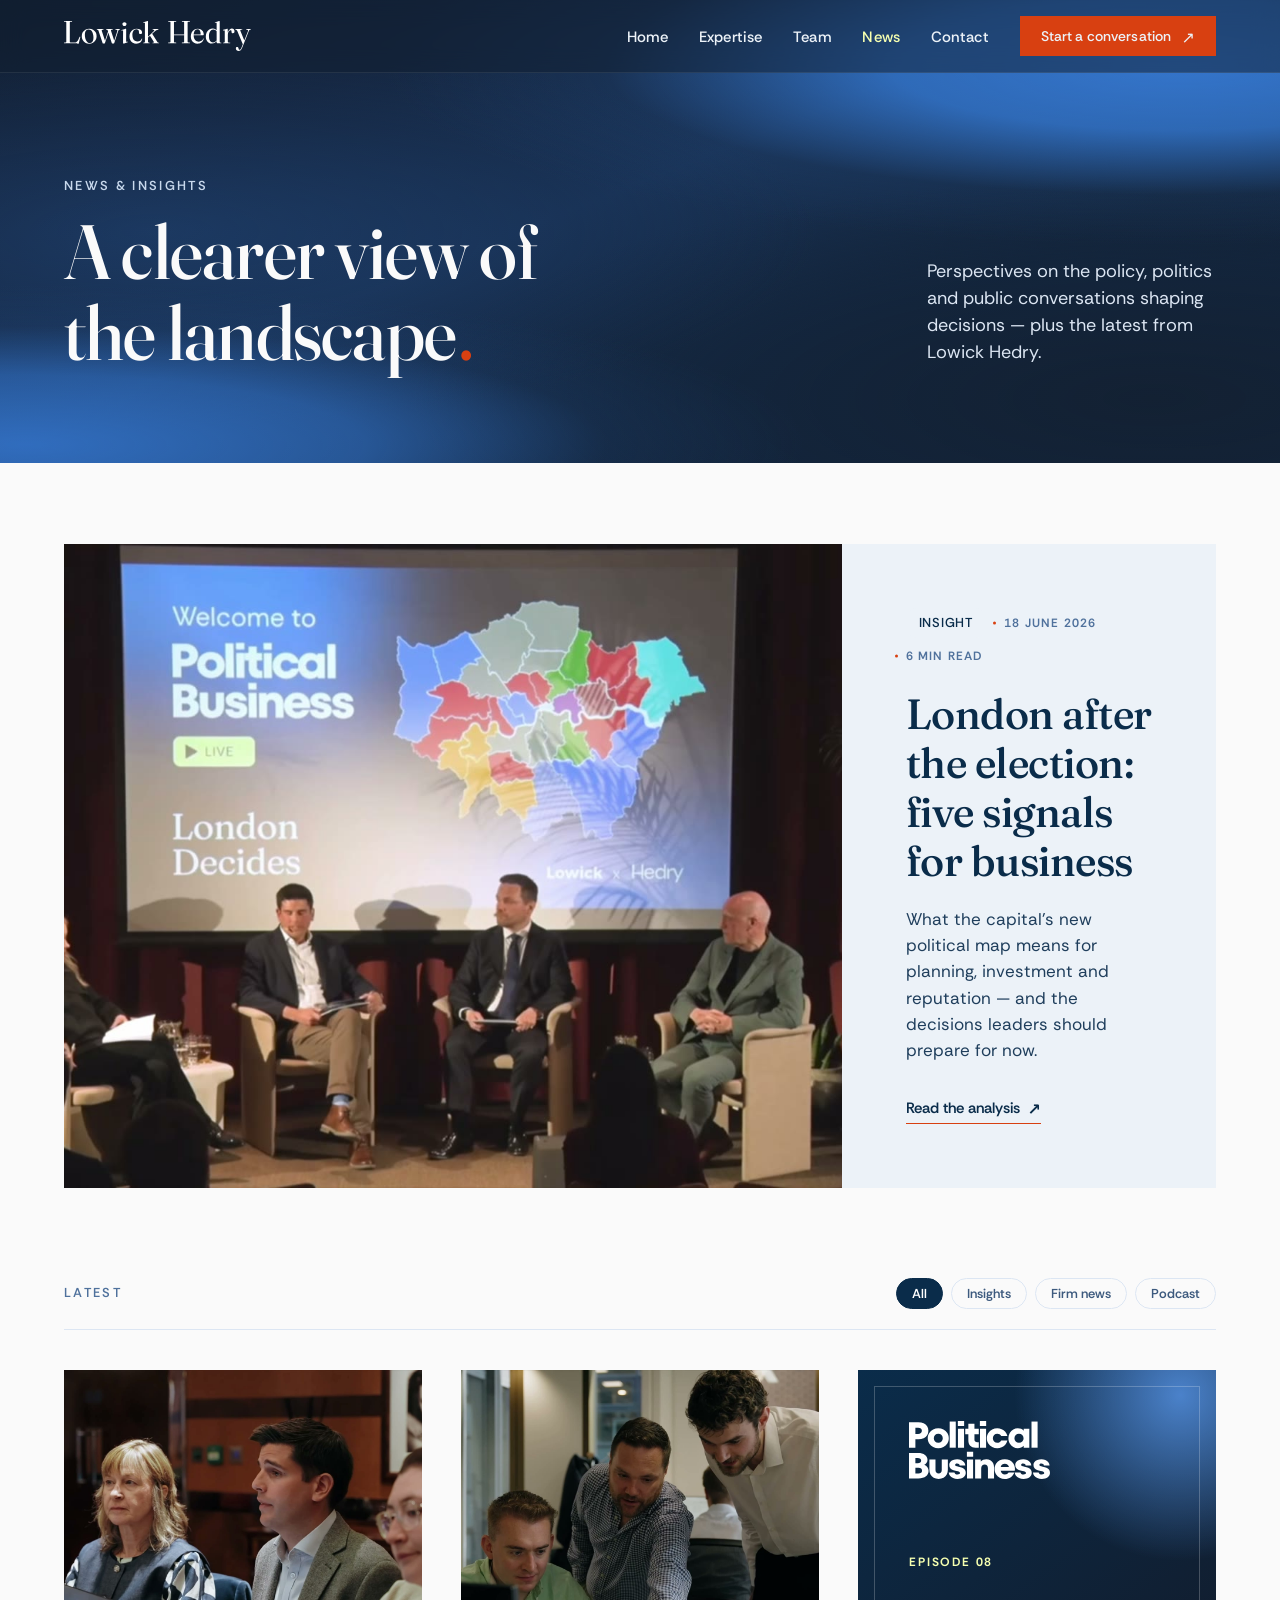
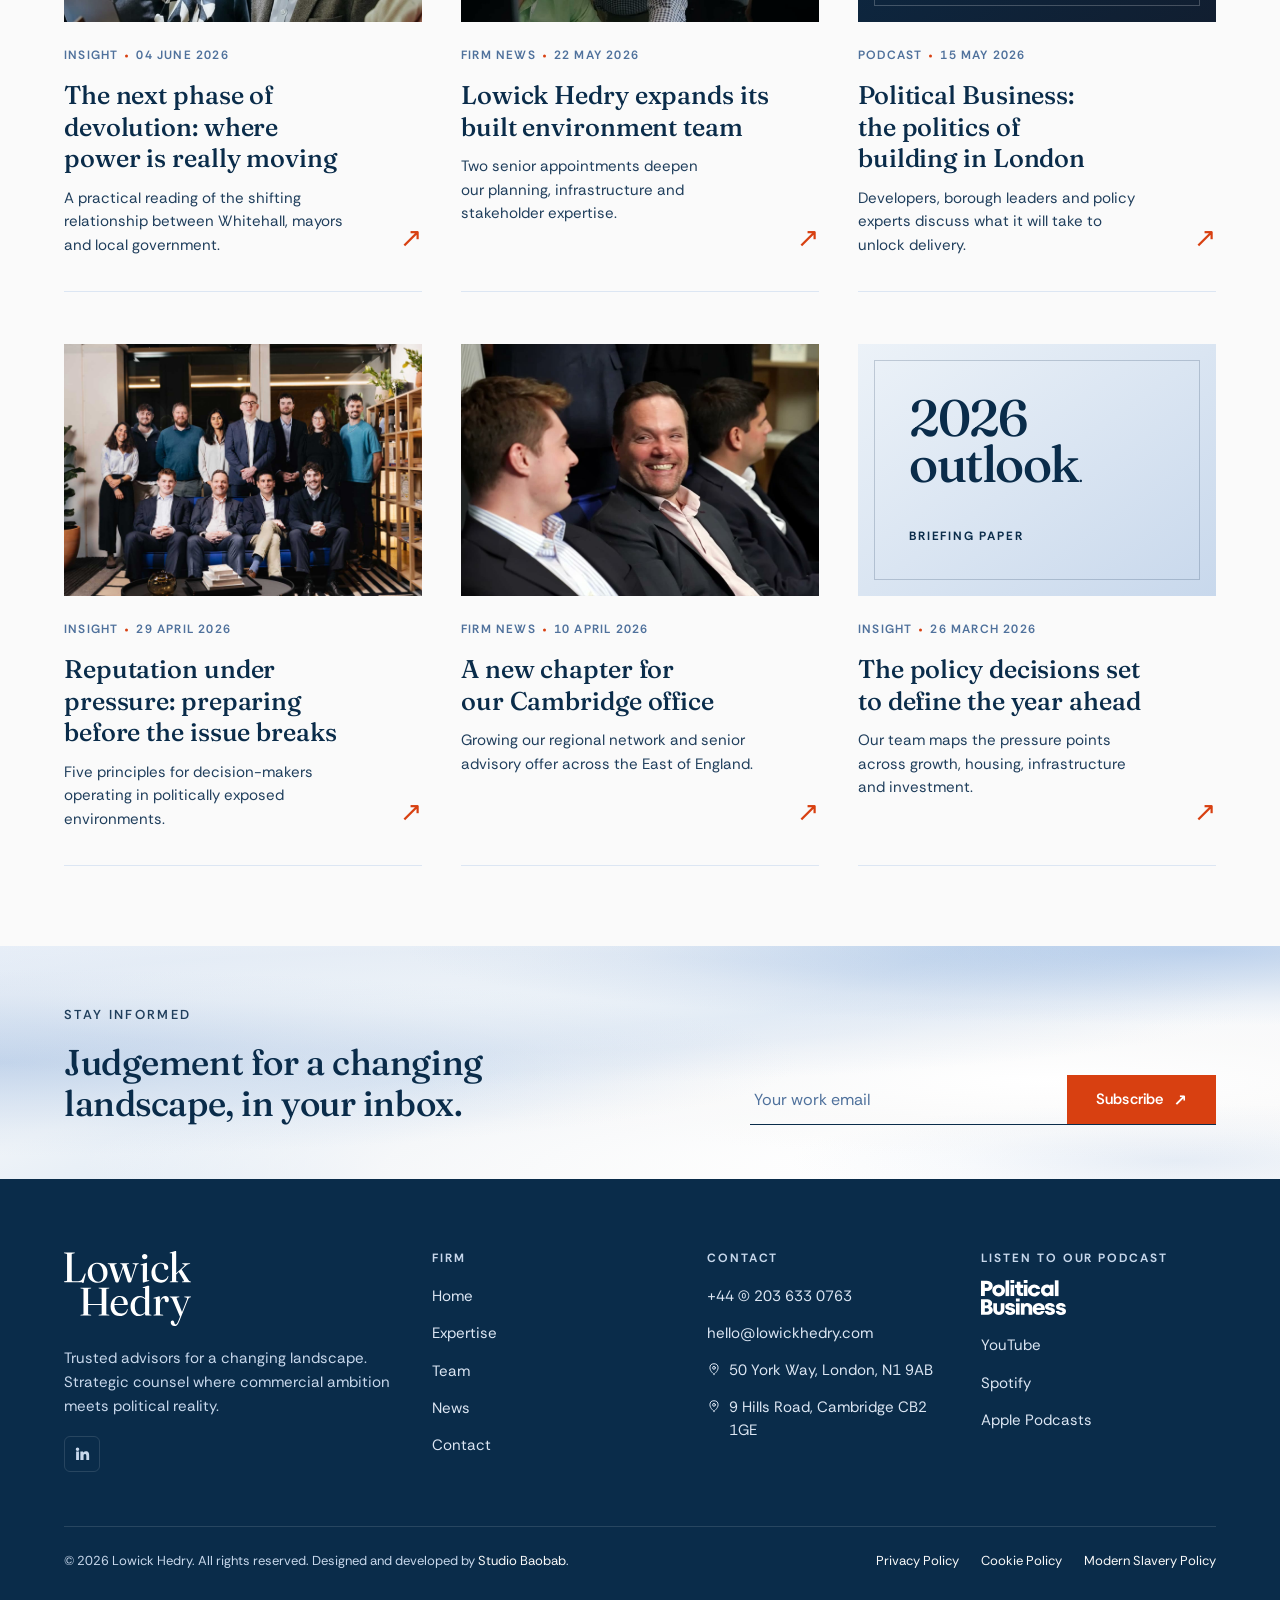
<file: news.html>
<!doctype html>
<html lang="en-GB">
<head>
  <meta charset="utf-8">
  <meta name="viewport" content="width=device-width, initial-scale=1, viewport-fit=cover">
  <title>News &amp; Insights — Lowick Hedry</title>
  <meta name="description" content="Political intelligence, firm news and perspectives from the Lowick Hedry team.">
  <link rel="canonical" href="https://www.lowickhedry.com/news">
  <meta property="og:title" content="News &amp; Insights — Lowick Hedry">
  <meta property="og:description" content="A clearer view of the political and commercial landscape.">
  <link rel="icon" type="image/png" href="assets/lh-favicon.png">
  <link rel="stylesheet" href="css/lowick-hedry.css">
</head>
<body>
  <header class="site-header on-dark" id="siteHeader">
    <div class="nav site-chrome-wrap">
      <a class="brand" href="index.html" aria-label="Lowick Hedry — home"><img src="assets/logos/lowick-hedry-logo-landscape-negative.svg" alt="Lowick Hedry"></a>
      <button class="nav-toggle" id="navToggle" aria-label="Open menu" aria-expanded="false" aria-controls="navLinks"><svg viewBox="0 0 24 24" fill="none" stroke="currentColor" stroke-width="1.8" stroke-linecap="round"><path d="M4 7h16M4 12h16M4 17h16"/></svg></button>
      <ul class="nav-links" id="navLinks">
        <li><a href="index.html">Home</a></li><li><a href="index.html#expertise">Expertise</a></li><li><a href="team.html">Team</a></li><li><a href="news.html" class="active">News</a></li><li><a href="contact.html">Contact</a></li>
        <li><a class="btn btn-signal" href="contact.html">Start a conversation <span class="arrow" aria-hidden="true">&rarr;</span></a></li>
      </ul>
    </div>
  </header>

  <main>
    <section class="theme-dark news-hero">
      <div class="wrap news-hero-grid">
        <div>
          <p class="eyebrow reveal">News &amp; insights</p>
          <h1 class="reveal d1">A clearer view of the landscape<span class="dot">.</span></h1>
        </div>
        <p class="lead reveal d2">Perspectives on the policy, politics and public conversations shaping decisions — plus the latest from Lowick Hedry.</p>
      </div>
    </section>

    <section class="section news-index">
      <div class="wrap">
        <article class="featured-story reveal" data-news-item data-category="insight">
          <a class="featured-story-media" href="article.html" aria-label="Read: London after the election"><img src="assets/news/political-business-live.jpg" alt="Political Business: London Decides panel event"></a>
          <div class="featured-story-copy">
            <div class="story-meta"><span class="tag-chip">Insight</span><time datetime="2026-06-18">18 June 2026</time><span>6 min read</span></div>
            <h2><a href="article.html">London after the election: five signals for business</a></h2>
            <p>What the capital's new political map means for planning, investment and reputation — and the decisions leaders should prepare for now.</p>
            <a class="link-arrow" href="article.html">Read the analysis <span aria-hidden="true">&rarr;</span></a>
          </div>
        </article>

        <div class="news-toolbar reveal">
          <p class="eyebrow">Latest</p>
          <div class="news-filters" aria-label="Filter news by category">
            <button class="filter-button is-active" type="button" data-news-filter="all" aria-pressed="true">All</button>
            <button class="filter-button" type="button" data-news-filter="insight" aria-pressed="false">Insights</button>
            <button class="filter-button" type="button" data-news-filter="firm" aria-pressed="false">Firm news</button>
            <button class="filter-button" type="button" data-news-filter="podcast" aria-pressed="false">Podcast</button>
          </div>
        </div>

        <div class="news-grid" id="newsGrid" aria-live="polite">
          <article class="news-card reveal" data-news-item data-category="insight">
            <a class="news-card-media" href="article.html"><img src="assets/news/roundtable.jpg" alt="Lowick Hedry roundtable discussion"></a>
            <div class="story-meta"><span>Insight</span><time datetime="2026-06-04">04 June 2026</time></div>
            <h3><a href="article.html">The next phase of devolution: where power is really moving</a></h3>
            <p>A practical reading of the shifting relationship between Whitehall, mayors and local government.</p>
            <a class="card-arrow" href="article.html" aria-label="Read article"><span aria-hidden="true">&rarr;</span></a>
          </article>
          <article class="news-card reveal d1" data-news-item data-category="firm">
            <a class="news-card-media" href="article.html"><img src="assets/news/team-working.jpg" alt="Lowick Hedry colleagues working together"></a>
            <div class="story-meta"><span>Firm news</span><time datetime="2026-05-22">22 May 2026</time></div>
            <h3><a href="article.html">Lowick Hedry expands its built environment team</a></h3>
            <p>Two senior appointments deepen our planning, infrastructure and stakeholder expertise.</p>
            <a class="card-arrow" href="article.html" aria-label="Read article"><span aria-hidden="true">&rarr;</span></a>
          </article>
          <article class="news-card news-card-graphic reveal d2" data-news-item data-category="podcast">
            <a class="news-card-media graphic-media" href="article.html"><img src="assets/logos/Political-business-logo-negative.svg" alt="Political Business podcast"><span>Episode 08</span></a>
            <div class="story-meta"><span>Podcast</span><time datetime="2026-05-15">15 May 2026</time></div>
            <h3><a href="article.html">Political Business: the politics of building in London</a></h3>
            <p>Developers, borough leaders and policy experts discuss what it will take to unlock delivery.</p>
            <a class="card-arrow" href="article.html" aria-label="Listen to episode"><span aria-hidden="true">&rarr;</span></a>
          </article>
          <article class="news-card reveal" data-news-item data-category="insight">
            <a class="news-card-media" href="article.html"><img src="assets/team/lowick-hedry-team-london-office.jpg" alt="London skyline seen from the Lowick Hedry office"></a>
            <div class="story-meta"><span>Insight</span><time datetime="2026-04-29">29 April 2026</time></div>
            <h3><a href="article.html">Reputation under pressure: preparing before the issue breaks</a></h3>
            <p>Five principles for decision-makers operating in politically exposed environments.</p>
            <a class="card-arrow" href="article.html" aria-label="Read article"><span aria-hidden="true">&rarr;</span></a>
          </article>
          <article class="news-card reveal d1" data-news-item data-category="firm">
            <a class="news-card-media" href="article.html"><img src="assets/news/team-conversation.jpg" alt="Lowick Hedry team in conversation"></a>
            <div class="story-meta"><span>Firm news</span><time datetime="2026-04-10">10 April 2026</time></div>
            <h3><a href="article.html">A new chapter for our Cambridge office</a></h3>
            <p>Growing our regional network and senior advisory offer across the East of England.</p>
            <a class="card-arrow" href="article.html" aria-label="Read article"><span aria-hidden="true">&rarr;</span></a>
          </article>
          <article class="news-card news-card-graphic tone-light reveal d2" data-news-item data-category="insight">
            <a class="news-card-media graphic-media" href="article.html"><strong>2026<br>outlook<span class="dot">.</span></strong><span>Briefing paper</span></a>
            <div class="story-meta"><span>Insight</span><time datetime="2026-03-26">26 March 2026</time></div>
            <h3><a href="article.html">The policy decisions set to define the year ahead</a></h3>
            <p>Our team maps the pressure points across growth, housing, infrastructure and investment.</p>
            <a class="card-arrow" href="article.html" aria-label="Read briefing"><span aria-hidden="true">&rarr;</span></a>
          </article>
        </div>
        <p class="news-empty" id="newsEmpty" hidden>No stories in this category yet.</p>
      </div>
    </section>

    <section class="theme-light section-sm newsletter-band">
      <div class="wrap newsletter-grid">
        <div><p class="eyebrow">Stay informed</p><h2>Judgement for a changing landscape, in your inbox.</h2></div>
        <form class="newsletter-form" action="#" method="post"><label class="sr-only" for="newsEmail">Work email</label><input id="newsEmail" type="email" name="email" placeholder="Your work email" required><button class="btn btn-signal" type="submit">Subscribe <span class="arrow" aria-hidden="true">&rarr;</span></button></form>
      </div>
    </section>
  </main>

  <footer class="site-footer"><div class="wrap site-chrome-wrap"><div class="footer-top">
    <div class="footer-brand"><img src="assets/logos/lowick-hedry-logo-portrait-negative.svg" alt="Lowick Hedry"><p>Trusted advisors for a changing landscape. Strategic counsel where commercial ambition meets political reality.</p><div class="footer-social" style="margin-top:18px;"><a href="#" aria-label="LinkedIn" title="LinkedIn"><svg viewBox="0 0 24 24" fill="currentColor"><path d="M4.98 3.5a2.5 2.5 0 1 1 0 5 2.5 2.5 0 0 1 0-5ZM3 9h4v12H3V9Zm6 0h3.8v1.7h.05c.53-1 1.83-2.05 3.77-2.05 4.03 0 4.78 2.65 4.78 6.1V21h-4v-5.4c0-1.3 0-2.95-1.8-2.95-1.8 0-2.08 1.4-2.08 2.85V21H9V9Z"/></svg></a></div></div>
    <div class="footer-col footer-firm"><h4>Firm</h4><ul><li><a href="index.html">Home</a></li><li><a href="index.html#expertise">Expertise</a></li><li><a href="team.html">Team</a></li><li><a href="news.html">News</a></li><li><a href="contact.html">Contact</a></li></ul></div>
    <div class="footer-col"><h4>Contact</h4><ul><li><a href="tel:+442036330763">+44 (0) 203 633 0763</a></li><li><a href="mailto:hello@lowickhedry.com">hello@lowickhedry.com</a></li><li><a class="footer-office-link" href="https://www.google.com/maps/search/?api=1&amp;query=50%20York%20Way%2C%20London%2C%20N1%209AB" target="_blank" rel="noopener"><svg aria-hidden="true" viewBox="0 0 24 24"><path d="M12 21s7-5.2 7-11a7 7 0 0 0-14 0c0 5.8 7 11 7 11Z"/><circle cx="12" cy="10" r="2.4"/></svg><span>50 York Way, London, N1 9AB</span></a></li><li><a class="footer-office-link" href="https://www.google.com/maps/search/?api=1&amp;query=9%20Hills%20Road%2C%20Cambridge%20CB2%201GE" target="_blank" rel="noopener"><svg aria-hidden="true" viewBox="0 0 24 24"><path d="M12 21s7-5.2 7-11a7 7 0 0 0-14 0c0 5.8 7 11 7 11Z"/><circle cx="12" cy="10" r="2.4"/></svg><span>9 Hills Road, Cambridge CB2 1GE</span></a></li></ul></div>
    <div class="footer-col"><h4>Listen to our podcast</h4><img class="footer-podcast-logo" src="assets/logos/Political-business-logo-negative.svg" alt="Political Business"><ul><li><a href="https://www.youtube.com/channel/UCS1llg_MBONtkHa8bBtD7sA" target="_blank" rel="noopener">YouTube</a></li><li><a href="https://open.spotify.com/show/10pjnvJJa8gPFJTJ6ba7DZ" target="_blank" rel="noopener">Spotify</a></li><li><a href="https://podcasts.apple.com/us/podcast/political-business-london-decides/id1843074253" target="_blank" rel="noopener">Apple Podcasts</a></li></ul></div>
  </div><div class="footer-bottom"><span>&copy; 2026 Lowick Hedry. All rights reserved. Designed and developed by <a href="https://studiobaobab.com" target="_blank" rel="noopener">Studio Baobab</a>.</span><span class="legal"><a href="#">Privacy Policy</a><a href="#">Cookie Policy</a><a href="#">Modern Slavery Policy</a></span></div></div></footer>
  <script src="js/site.js"></script>
</body>
</html>
</file>
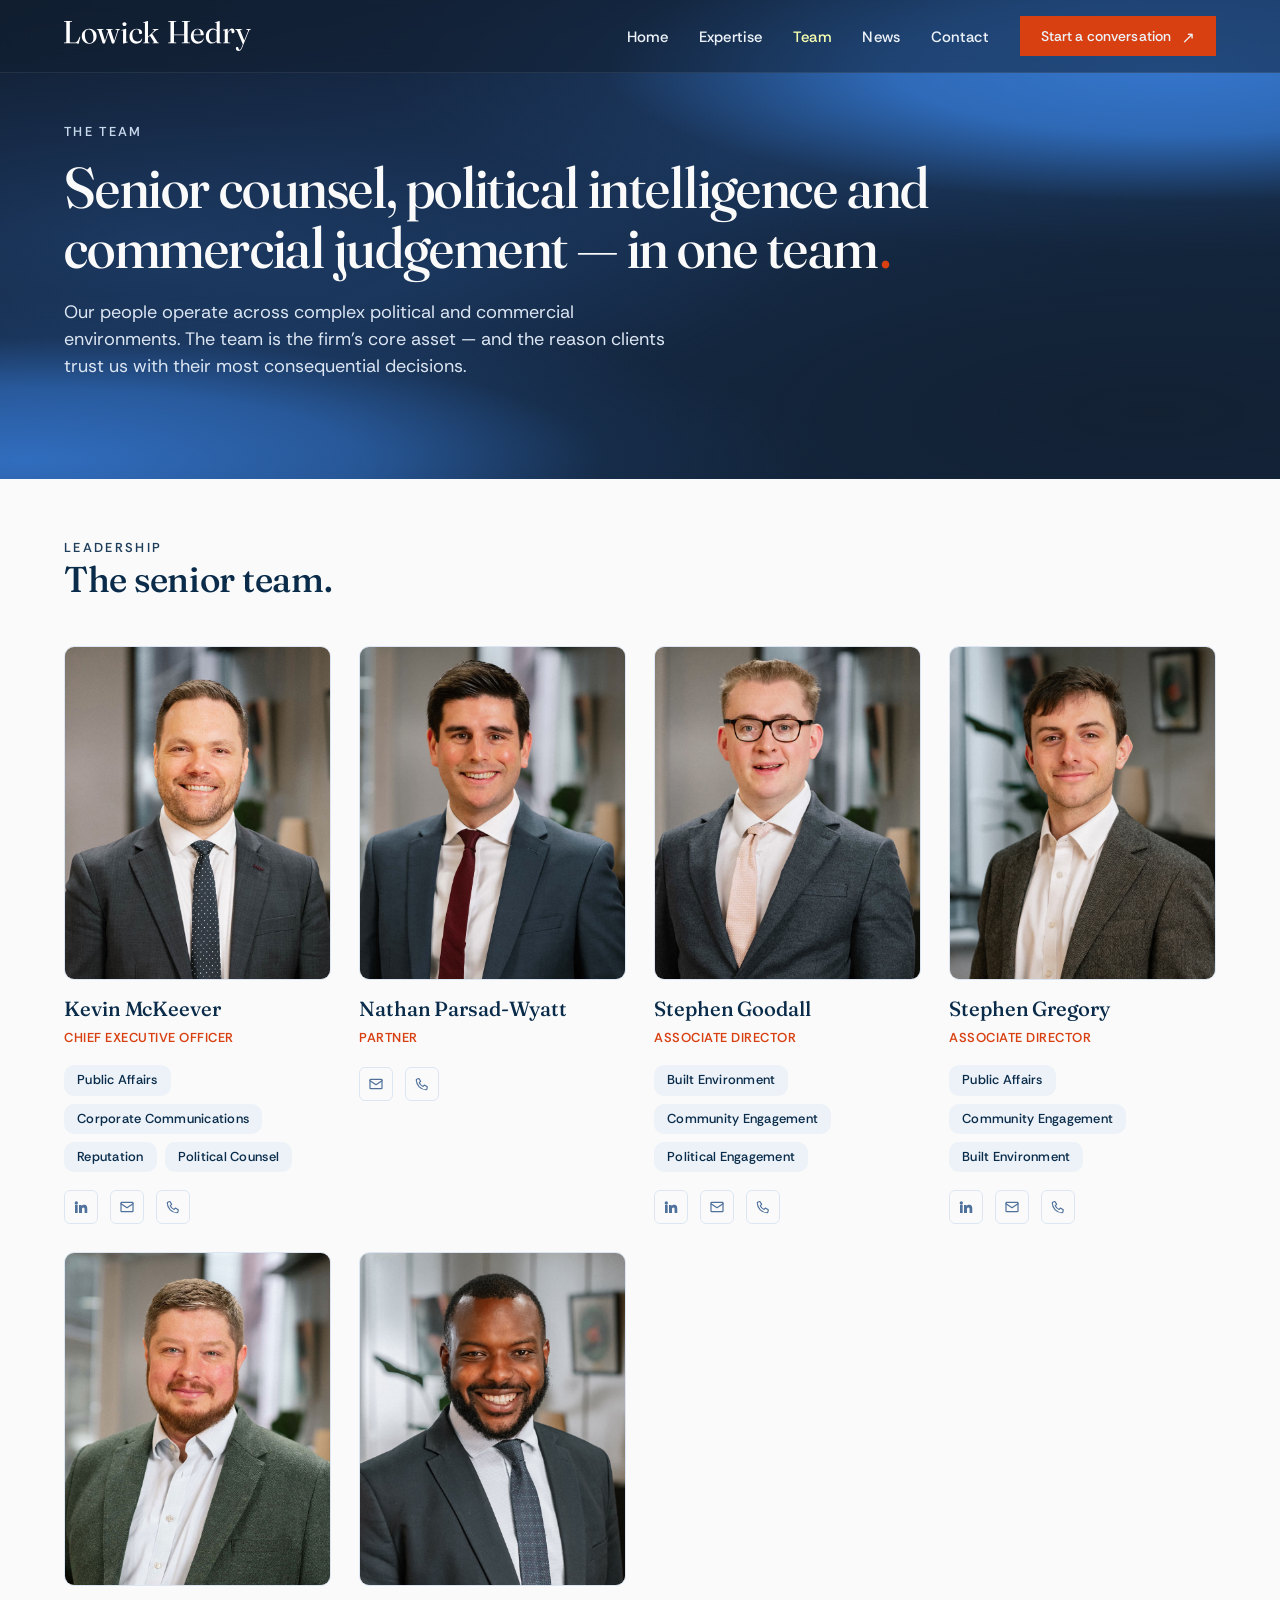
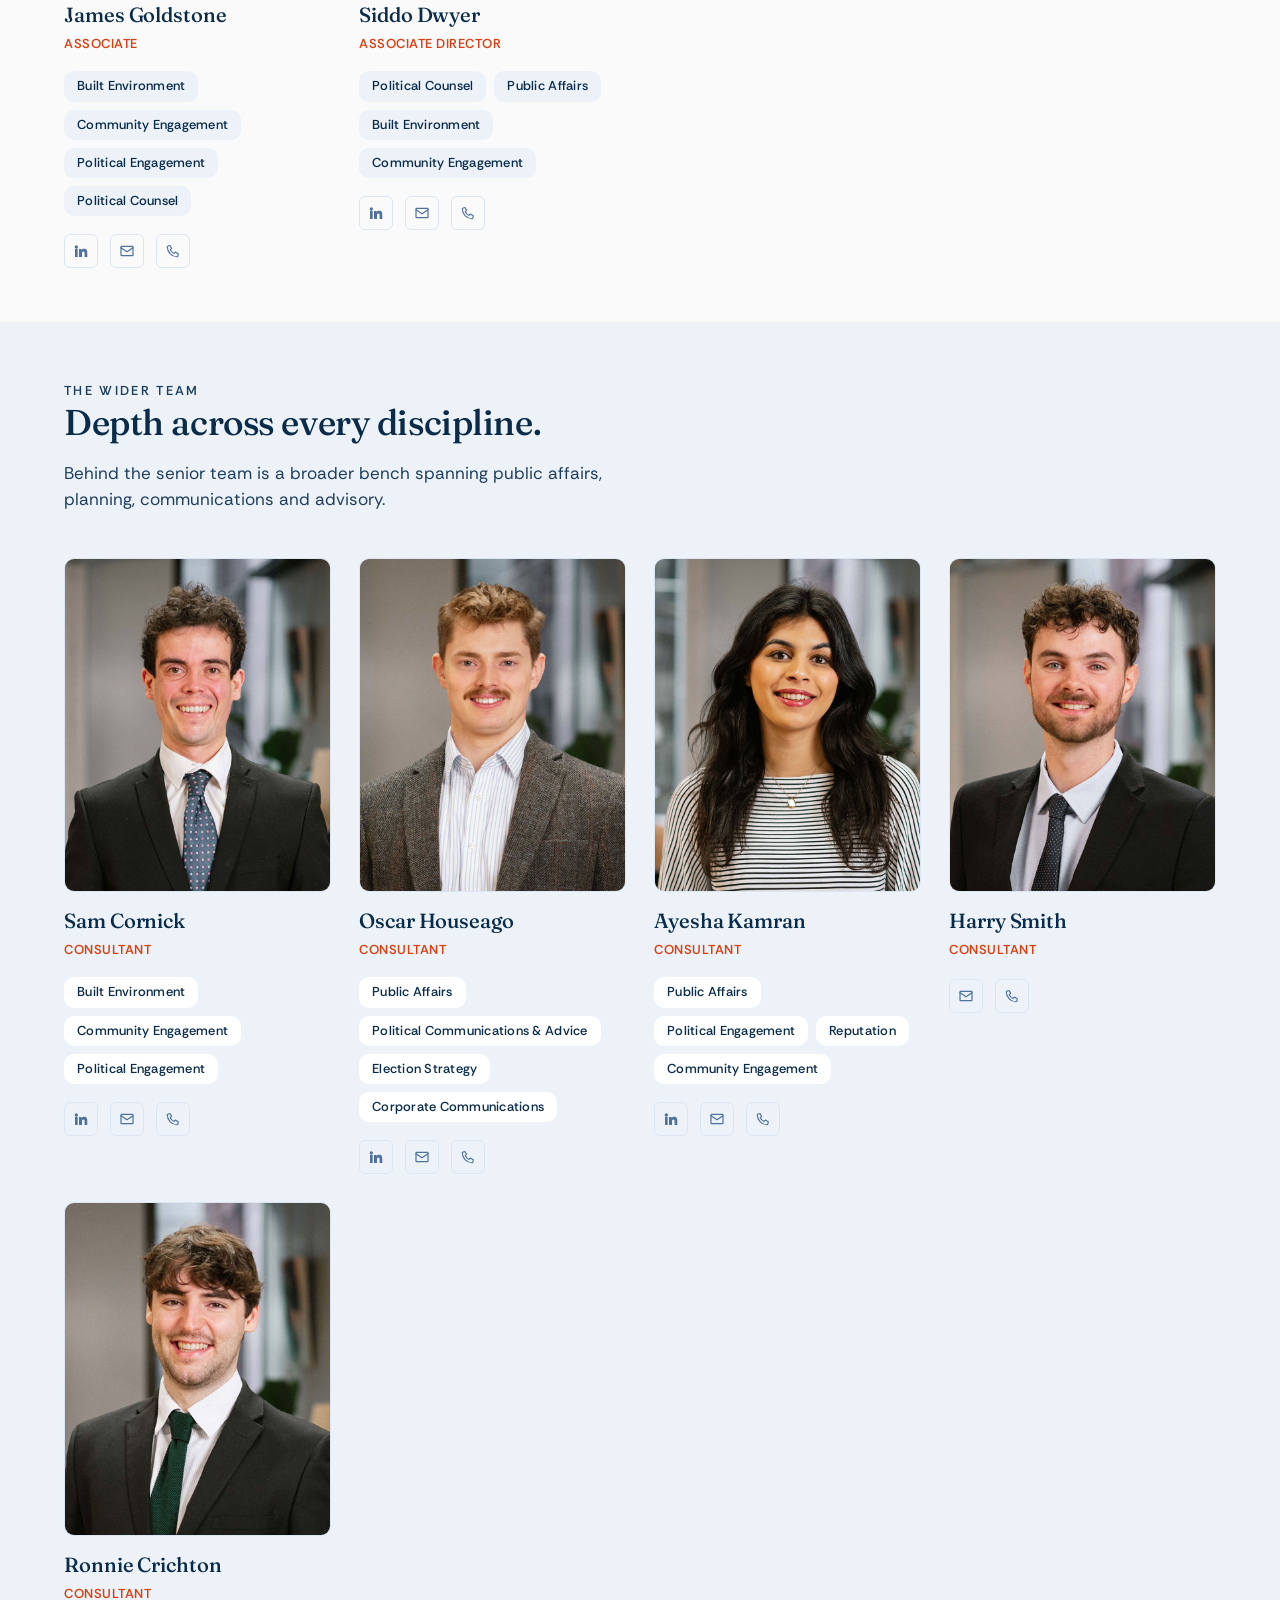
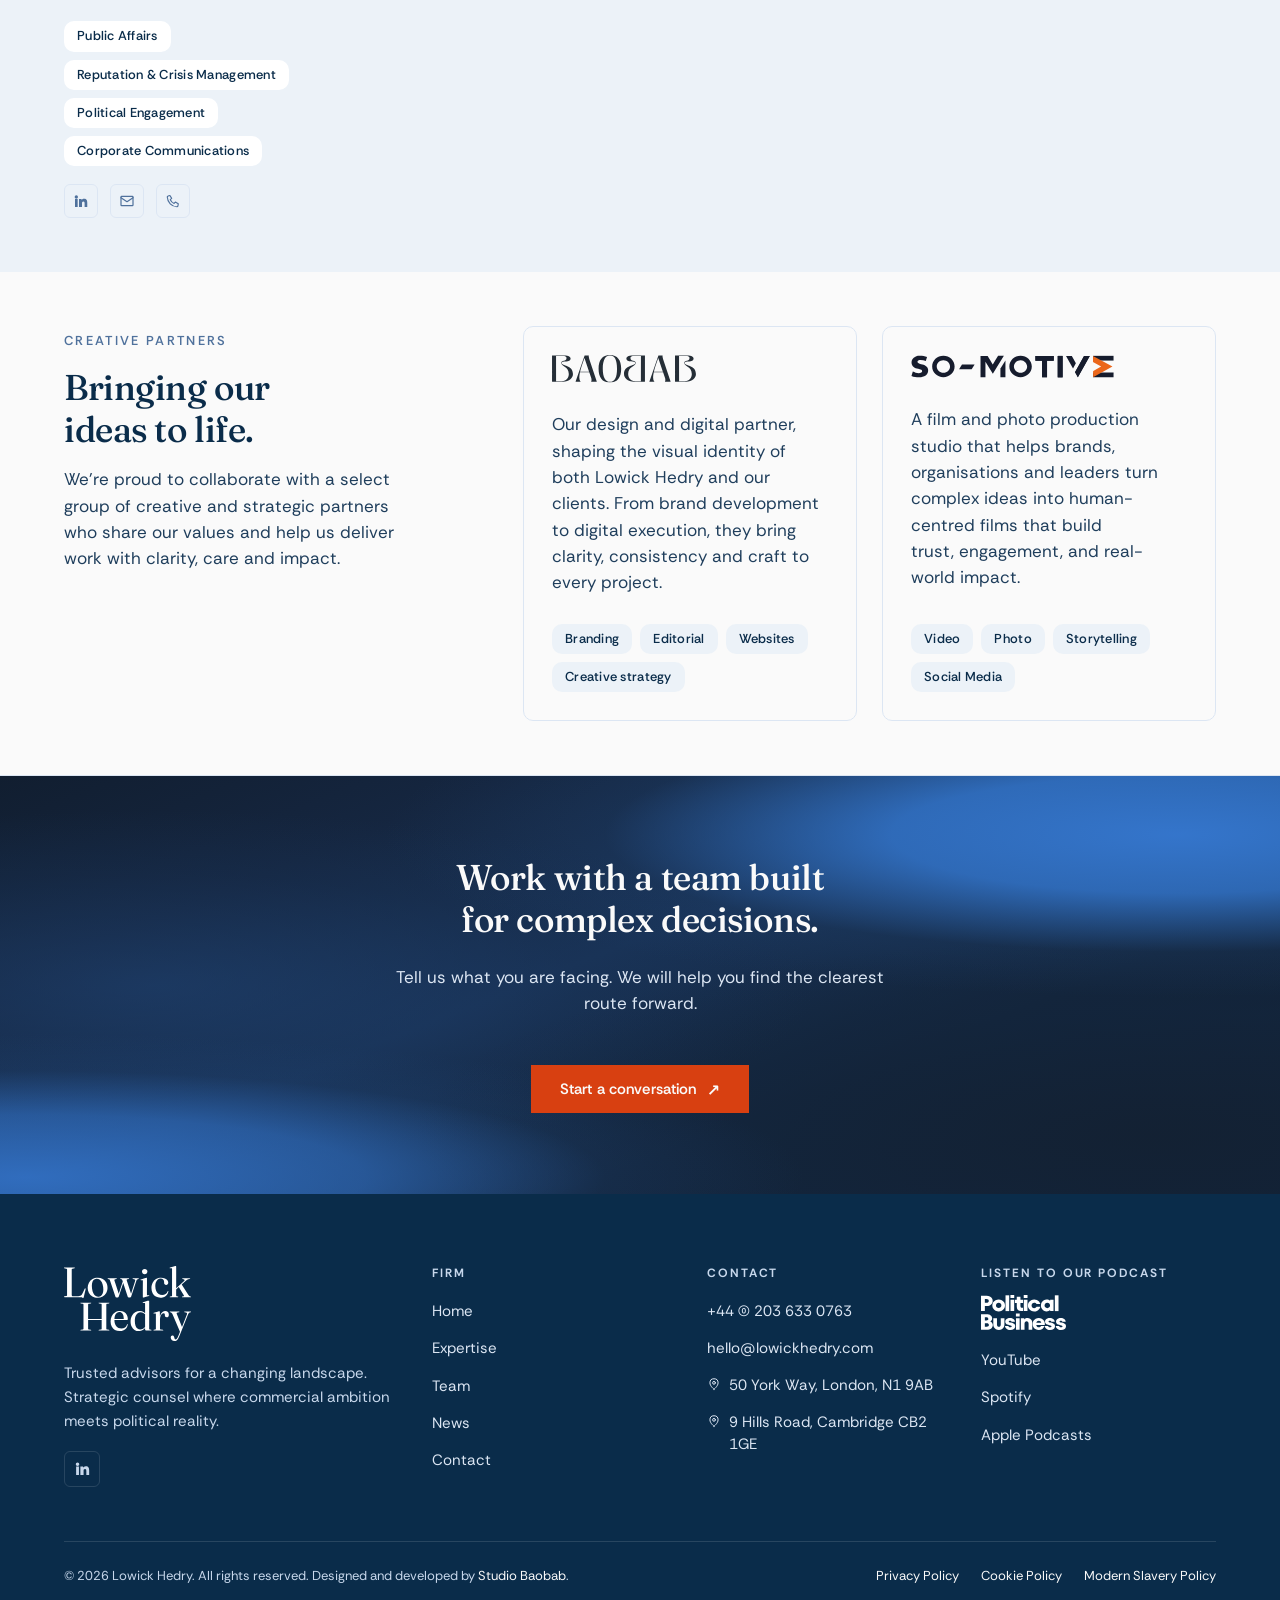
<file: team.html>
<!doctype html>
<html lang="en-GB">
<head>
  <meta charset="utf-8">
  <meta name="viewport" content="width=device-width, initial-scale=1, viewport-fit=cover">
  <title>Team — Lowick Hedry</title>
  <meta name="description" content="Meet the Lowick Hedry team — senior counsel, political intelligence and commercial judgement, brought together to advise on complex, high-stakes decisions.">
  <link rel="canonical" href="https://www.lowickhedry.com/team">
  <meta property="og:title" content="Team — Lowick Hedry">
  <meta property="og:description" content="Senior counsel, political intelligence and commercial judgement in one team.">
  <link rel="icon" type="image/png" href="assets/lh-favicon.png">
  <link rel="stylesheet" href="css/lowick-hedry.css">
</head>
<body>

  <svg aria-hidden="true" width="0" height="0" style="position:absolute;overflow:hidden">
    <symbol id="icon-linkedin" viewBox="0 0 24 24"><path fill="currentColor" d="M4.98 3.5a2.5 2.5 0 1 1 0 5 2.5 2.5 0 0 1 0-5ZM3 9h4v12H3V9Zm6 0h3.8v1.7h.05c.53-1 1.83-2.05 3.77-2.05 4.03 0 4.78 2.65 4.78 6.1V21h-4v-5.4c0-1.3 0-2.95-1.8-2.95-1.8 0-2.08 1.4-2.08 2.85V21H9V9Z"/></symbol>
    <symbol id="icon-email" viewBox="0 0 24 24"><rect x="3" y="5" width="18" height="14" rx="1" fill="none" stroke="currentColor" stroke-width="1.8"/><path d="M3 7l9 6 9-6" fill="none" stroke="currentColor" stroke-width="1.8" stroke-linecap="round" stroke-linejoin="round"/></symbol>
    <symbol id="icon-phone" viewBox="0 0 24 24"><path d="M7.4 3.8 10 8.1 7.9 10c1.2 2.5 3.2 4.5 5.7 5.7l1.9-2.1 4.4 2.6-.5 3.2c-.1.7-.8 1.2-1.5 1.2A15.1 15.1 0 0 1 3.4 6.1c0-.7.5-1.4 1.2-1.5l2.8-.8Z" fill="none" stroke="currentColor" stroke-width="1.7" stroke-linecap="round" stroke-linejoin="round"/></symbol>
  </svg>

  <header class="site-header on-dark" id="siteHeader">
    <div class="nav site-chrome-wrap">
      <a class="brand" href="index.html" aria-label="Lowick Hedry — home">
        <img src="assets/logos/lowick-hedry-logo-landscape-negative.svg" alt="Lowick Hedry">
      </a>
      <button class="nav-toggle" id="navToggle" aria-label="Open menu" aria-expanded="false" aria-controls="navLinks">
        <svg viewBox="0 0 24 24" fill="none" stroke="currentColor" stroke-width="1.8" stroke-linecap="round"><path d="M4 7h16M4 12h16M4 17h16"/></svg>
      </button>
      <ul class="nav-links" id="navLinks">
        <li><a href="index.html">Home</a></li>
        <li><a href="index.html#expertise">Expertise</a></li>
        <li><a href="team.html" class="active">Team</a></li>
        <li><a href="news.html">News</a></li>
        <li><a href="contact.html">Contact</a></li>
        <li><a class="btn btn-signal" href="contact.html">Start a conversation <span class="arrow" aria-hidden="true">&rarr;</span></a></li>
      </ul>
    </div>
  </header>

  <main>
    <section class="theme-dark subhero">
      <div class="wrap">
        <p class="eyebrow reveal">The team</p>
        <h1 class="reveal d1">Senior counsel, political intelligence and commercial judgement — in one team<span class="dot">.</span></h1>
        <p class="lead reveal d2">Our people operate across complex political and commercial environments. The team is the firm's core asset — and the reason clients trust us with their most consequential decisions.</p>
      </div>
    </section>

    <section class="section-sm" aria-labelledby="senior-team-heading">
      <div class="wrap">
        <div class="section-head reveal">
          <p class="eyebrow">Leadership</p>
          <h2 id="senior-team-heading">The senior team.</h2>
        </div>
        <div class="profile-grid">
          <article class="profile reveal">
            <div class="portrait"><img src="assets/team/optimised/kevin-mckeever-4x5.jpg" alt="Kevin McKeever" loading="lazy" decoding="async"></div>
            <div><h3>Kevin McKeever</h3><span class="role">Chief Executive Officer</span></div>
            <div class="tags"><span class="tag-chip">Public Affairs</span><span class="tag-chip">Corporate Communications</span><span class="tag-chip">Reputation</span><span class="tag-chip">Political Counsel</span></div>
            <div class="socials">
              <a href="https://www.linkedin.com/in/kmjmckeever" target="_blank" rel="noopener" aria-label="Kevin McKeever on LinkedIn" title="LinkedIn"><svg><use href="#icon-linkedin"/></svg></a>
              <a href="mailto:kevin.mckeever@lowickhedry.com" aria-label="Email Kevin McKeever" title="Email"><svg><use href="#icon-email"/></svg></a>
              <a href="tel:+447970507120" aria-label="Call Kevin McKeever on 079 7050 7120" title="079 7050 7120"><svg><use href="#icon-phone"/></svg></a>
            </div>
          </article>

          <article class="profile reveal d1">
            <div class="portrait"><img src="assets/team/optimised/nathan-parsad-wyatt-4x5.jpg" alt="Nathan Parsad-Wyatt" loading="lazy" decoding="async"></div>
            <div><h3>Nathan Parsad-Wyatt</h3><span class="role">Partner</span></div>
            <div class="socials">
              <a href="mailto:nathan.parsad-wyatt@lowickhedry.com" aria-label="Email Nathan Parsad-Wyatt" title="Email"><svg><use href="#icon-email"/></svg></a>
              <a href="tel:+447738589220" aria-label="Call Nathan Parsad-Wyatt on 077 3858 9220" title="077 3858 9220"><svg><use href="#icon-phone"/></svg></a>
            </div>
          </article>

          <article class="profile reveal d2">
            <div class="portrait"><img src="assets/team/optimised/stephen-goodall-4x5.jpg" alt="Stephen Goodall" loading="lazy" decoding="async"></div>
            <div><h3>Stephen Goodall</h3><span class="role">Associate Director</span></div>
            <div class="tags"><span class="tag-chip">Built Environment</span><span class="tag-chip">Community Engagement</span><span class="tag-chip">Political Engagement</span></div>
            <div class="socials">
              <a href="https://www.linkedin.com/in/stephen-goodall-72463a8a" target="_blank" rel="noopener" aria-label="Stephen Goodall on LinkedIn" title="LinkedIn"><svg><use href="#icon-linkedin"/></svg></a>
              <a href="mailto:stephen.goodall@lowickhedry.com" aria-label="Email Stephen Goodall" title="Email"><svg><use href="#icon-email"/></svg></a>
              <a href="tel:+447801511500" aria-label="Call Stephen Goodall on 078 0151 1500" title="078 0151 1500"><svg><use href="#icon-phone"/></svg></a>
            </div>
          </article>

          <article class="profile reveal">
            <div class="portrait"><img src="assets/team/optimised/stephen-gregory-4x5.jpg" alt="Stephen Gregory" loading="lazy" decoding="async"></div>
            <div><h3>Stephen Gregory</h3><span class="role">Associate Director</span></div>
            <div class="tags"><span class="tag-chip">Public Affairs</span><span class="tag-chip">Community Engagement</span><span class="tag-chip">Built Environment</span></div>
            <div class="socials">
              <a href="https://www.linkedin.com/in/stephen-gregory-399420195/" target="_blank" rel="noopener" aria-label="Stephen Gregory on LinkedIn" title="LinkedIn"><svg><use href="#icon-linkedin"/></svg></a>
              <a href="mailto:stephen.gregory@lowickhedry.com" aria-label="Email Stephen Gregory" title="Email"><svg><use href="#icon-email"/></svg></a>
              <a href="tel:+447563932220" aria-label="Call Stephen Gregory on 075 6393 3220" title="075 6393 3220"><svg><use href="#icon-phone"/></svg></a>
            </div>
          </article>

          <article class="profile reveal d1">
            <div class="portrait"><img src="assets/team/optimised/james-goldstone-4x5.jpg" alt="James Goldstone" loading="lazy" decoding="async"></div>
            <div><h3>James Goldstone</h3><span class="role">Associate</span></div>
            <div class="tags"><span class="tag-chip">Built Environment</span><span class="tag-chip">Community Engagement</span><span class="tag-chip">Political Engagement</span><span class="tag-chip">Political Counsel</span></div>
            <div class="socials">
              <a href="https://www.linkedin.com/in/james-goldstone/" target="_blank" rel="noopener" aria-label="James Goldstone on LinkedIn" title="LinkedIn"><svg><use href="#icon-linkedin"/></svg></a>
              <a href="mailto:james.goldstone@lowickhedry.com" aria-label="Email James Goldstone" title="Email"><svg><use href="#icon-email"/></svg></a>
              <a href="tel:+447799678484" aria-label="Call James Goldstone on 077 9967 8484" title="077 9967 8484"><svg><use href="#icon-phone"/></svg></a>
            </div>
          </article>

          <article class="profile reveal d2">
            <div class="portrait"><img src="assets/team/optimised/siddo-dwyer-4x5.jpg" alt="Siddo Dwyer" loading="lazy" decoding="async"></div>
            <div><h3>Siddo Dwyer</h3><span class="role">Associate Director</span></div>
            <div class="tags"><span class="tag-chip">Political Counsel</span><span class="tag-chip">Public Affairs</span><span class="tag-chip">Built Environment</span><span class="tag-chip">Community Engagement</span></div>
            <div class="socials">
              <a href="https://www.linkedin.com/in/siddo-dwyer-655374100/" target="_blank" rel="noopener" aria-label="Siddo Dwyer on LinkedIn" title="LinkedIn"><svg><use href="#icon-linkedin"/></svg></a>
              <a href="mailto:siddo.dwyer@lowickhedry.com" aria-label="Email Siddo Dwyer" title="Email"><svg><use href="#icon-email"/></svg></a>
              <a href="tel:+447508513201" aria-label="Call Siddo Dwyer on 075 0851 3201" title="075 0851 3201"><svg><use href="#icon-phone"/></svg></a>
            </div>
          </article>
        </div>
      </div>
    </section>

    <section class="theme-tint section-sm wider-team" aria-labelledby="wider-team-heading">
      <div class="wrap">
        <div class="section-head reveal">
          <p class="eyebrow">The wider team</p>
          <h2 id="wider-team-heading">Depth across every discipline.</h2>
          <p>Behind the senior team is a broader bench spanning public affairs, planning, communications and advisory.</p>
        </div>
        <div class="profile-grid">
          <article class="profile reveal">
            <div class="portrait"><img src="assets/team/optimised/sam-cornick-4x5.jpg" alt="Sam Cornick" loading="lazy" decoding="async"></div>
            <div><h3>Sam Cornick</h3><span class="role">Consultant</span></div>
            <div class="tags"><span class="tag-chip">Built Environment</span><span class="tag-chip">Community Engagement</span><span class="tag-chip">Political Engagement</span></div>
            <div class="socials">
              <a href="https://www.linkedin.com/in/sam-cornick-024318115/" target="_blank" rel="noopener" aria-label="Sam Cornick on LinkedIn" title="LinkedIn"><svg><use href="#icon-linkedin"/></svg></a>
              <a href="mailto:sam.cornick@lowickhedry.com" aria-label="Email Sam Cornick" title="Email"><svg><use href="#icon-email"/></svg></a>
              <a href="tel:+447816859942" aria-label="Call Sam Cornick on 078 1685 9942" title="078 1685 9942"><svg><use href="#icon-phone"/></svg></a>
            </div>
          </article>

          <article class="profile reveal d1">
            <div class="portrait"><img src="assets/team/optimised/oscar-houseago-4x5.jpg" alt="Oscar Houseago" loading="lazy" decoding="async"></div>
            <div><h3>Oscar Houseago</h3><span class="role">Consultant</span></div>
            <div class="tags"><span class="tag-chip">Public Affairs</span><span class="tag-chip">Political Communications &amp; Advice</span><span class="tag-chip">Election Strategy</span><span class="tag-chip">Corporate Communications</span></div>
            <div class="socials">
              <a href="https://www.linkedin.com/in/oscar-houseago-4365a5233" target="_blank" rel="noopener" aria-label="Oscar Houseago on LinkedIn" title="LinkedIn"><svg><use href="#icon-linkedin"/></svg></a>
              <a href="mailto:oscar.houseago@lowickhedry.com" aria-label="Email Oscar Houseago" title="Email"><svg><use href="#icon-email"/></svg></a>
              <a href="tel:+447535862072" aria-label="Call Oscar Houseago on 075 3586 2072" title="075 3586 2072"><svg><use href="#icon-phone"/></svg></a>
            </div>
          </article>

          <article class="profile reveal d2">
            <div class="portrait"><img src="assets/team/optimised/ayesha-kamran-4x5.jpg" alt="Ayesha Kamran" loading="lazy" decoding="async"></div>
            <div><h3>Ayesha Kamran</h3><span class="role">Consultant</span></div>
            <div class="tags"><span class="tag-chip">Public Affairs</span><span class="tag-chip">Political Engagement</span><span class="tag-chip">Reputation</span><span class="tag-chip">Community Engagement</span></div>
            <div class="socials">
              <a href="https://www.linkedin.com/in/ayesha-kamran-47a672177/" target="_blank" rel="noopener" aria-label="Ayesha Kamran on LinkedIn" title="LinkedIn"><svg><use href="#icon-linkedin"/></svg></a>
              <a href="mailto:Ayesha.Kamran@lowickhedry.com" aria-label="Email Ayesha Kamran" title="Email"><svg><use href="#icon-email"/></svg></a>
              <a href="tel:+447436594516" aria-label="Call Ayesha Kamran on 074 3659 4516" title="074 3659 4516"><svg><use href="#icon-phone"/></svg></a>
            </div>
          </article>

          <article class="profile reveal">
            <div class="portrait"><img src="assets/team/optimised/harry-smith-4x5.jpg" alt="Harry Smith" loading="lazy" decoding="async"></div>
            <div><h3>Harry Smith</h3><span class="role">Consultant</span></div>
            <div class="socials">
              <a href="mailto:Harry.Smith@lowickhedry.com" aria-label="Email Harry Smith" title="Email"><svg><use href="#icon-email"/></svg></a>
              <a href="tel:+447505695679" aria-label="Call Harry Smith on 075 0569 5679" title="075 0569 5679"><svg><use href="#icon-phone"/></svg></a>
            </div>
          </article>

          <article class="profile reveal d1">
            <div class="portrait"><img src="assets/team/optimised/ronnie-crinchton-4x5.jpg" alt="Ronnie Crichton" loading="lazy" decoding="async"></div>
            <div><h3>Ronnie Crichton</h3><span class="role">Consultant</span></div>
            <div class="tags"><span class="tag-chip">Public Affairs</span><span class="tag-chip">Reputation &amp; Crisis Management</span><span class="tag-chip">Political Engagement</span><span class="tag-chip">Corporate Communications</span></div>
            <div class="socials">
              <a href="https://www.linkedin.com/in/ronnie-crichton-b5b674243/" target="_blank" rel="noopener" aria-label="Ronnie Crichton on LinkedIn" title="LinkedIn"><svg><use href="#icon-linkedin"/></svg></a>
              <a href="mailto:Ronnie.Crichton@lowickhedry.com" aria-label="Email Ronnie Crichton" title="Email"><svg><use href="#icon-email"/></svg></a>
              <a href="tel:+447854013289" aria-label="Call Ronnie Crichton on 078 5401 3289" title="078 5401 3289"><svg><use href="#icon-phone"/></svg></a>
            </div>
          </article>
        </div>
      </div>
    </section>

    <section class="section-sm creative-partners">
      <div class="wrap">
        <div class="partners-layout">
          <div class="partners-intro reveal">
            <p class="eyebrow">Creative partners</p>
            <h2>Bringing our ideas to life.</h2>
            <p>We’re proud to collaborate with a select group of creative and strategic partners who share our values and help us deliver work with clarity, care and impact.</p>
          </div>
          <div class="partner-grid">
            <a class="partner reveal d1" href="https://studiobaobab.com/" target="_blank" rel="noopener">
              <img class="partner-logo" src="assets/logos/baobab-logo-dark.svg" alt="StudioBaobab">
              <p>Our design and digital partner, shaping the visual identity of both Lowick Hedry and our clients. From brand development to digital execution, they bring clarity, consistency and craft to every project.</p>
              <div class="tags"><span class="tag-chip">Branding</span><span class="tag-chip">Editorial</span><span class="tag-chip">Websites</span><span class="tag-chip">Creative strategy</span></div>
            </a>
            <a class="partner reveal d2" href="https://www.so-motive.com/" target="_blank" rel="noopener">
              <img class="partner-logo" src="assets/logos/so-motive-logo-dark.svg" alt="So-Motive Video">
              <p>A film and photo production studio that helps brands, organisations and leaders turn complex ideas into human-centred films that build trust, engagement, and real-world impact.</p>
              <div class="tags"><span class="tag-chip">Video</span><span class="tag-chip">Photo</span><span class="tag-chip">Storytelling</span><span class="tag-chip">Social Media</span></div>
            </a>
          </div>
        </div>
      </div>
    </section>

    <section class="theme-dark section cta-band">
      <div class="wrap">
        <h2 class="reveal">Work with a team built for complex decisions.</h2>
        <p class="reveal d1">Tell us what you are facing. We will help you find the clearest route forward.</p>
        <div class="cta-row reveal d2"><a class="btn btn-signal" href="contact.html">Start a conversation <span class="arrow" aria-hidden="true">&rarr;</span></a></div>
      </div>
    </section>
  </main>

  <footer class="site-footer">
    <div class="wrap site-chrome-wrap">
      <div class="footer-top">
        <div class="footer-brand">
          <img src="assets/logos/lowick-hedry-logo-portrait-negative.svg" alt="Lowick Hedry">
          <p>Trusted advisors for a changing landscape. Strategic counsel where commercial ambition meets political reality.</p>
          <div class="footer-social" style="margin-top:18px;"><a href="#" aria-label="LinkedIn" title="LinkedIn"><svg viewBox="0 0 24 24" fill="currentColor"><path d="M4.98 3.5a2.5 2.5 0 1 1 0 5 2.5 2.5 0 0 1 0-5ZM3 9h4v12H3V9Zm6 0h3.8v1.7h.05c.53-1 1.83-2.05 3.77-2.05 4.03 0 4.78 2.65 4.78 6.1V21h-4v-5.4c0-1.3 0-2.95-1.8-2.95-1.8 0-2.08 1.4-2.08 2.85V21H9V9Z"/></svg></a></div>
        </div>
        <div class="footer-col footer-firm">
          <h4>Firm</h4>
          <ul><li><a href="index.html">Home</a></li><li><a href="index.html#expertise">Expertise</a></li><li><a href="team.html">Team</a></li><li><a href="news.html">News</a></li><li><a href="contact.html">Contact</a></li></ul>
        </div>
        <div class="footer-col">
          <h4>Contact</h4>
          <ul>
            <li><a href="tel:+442036330763">+44 (0) 203 633 0763</a></li>
            <li><a href="mailto:hello@lowickhedry.com">hello@lowickhedry.com</a></li>
            <li><a class="footer-office-link" href="https://www.google.com/maps/search/?api=1&amp;query=50%20York%20Way%2C%20London%2C%20N1%209AB" target="_blank" rel="noopener"><svg aria-hidden="true" viewBox="0 0 24 24"><path d="M12 21s7-5.2 7-11a7 7 0 0 0-14 0c0 5.8 7 11 7 11Z"/><circle cx="12" cy="10" r="2.4"/></svg><span>50 York Way, London, N1 9AB</span></a></li>
            <li><a class="footer-office-link" href="https://www.google.com/maps/search/?api=1&amp;query=9%20Hills%20Road%2C%20Cambridge%20CB2%201GE" target="_blank" rel="noopener"><svg aria-hidden="true" viewBox="0 0 24 24"><path d="M12 21s7-5.2 7-11a7 7 0 0 0-14 0c0 5.8 7 11 7 11Z"/><circle cx="12" cy="10" r="2.4"/></svg><span>9 Hills Road, Cambridge CB2 1GE</span></a></li>
          </ul>
        </div>
        <div class="footer-col">
          <h4>Listen to our podcast</h4>
          <img class="footer-podcast-logo" src="assets/logos/Political-business-logo-negative.svg" alt="Political Business">
          <ul><li><a href="https://www.youtube.com/channel/UCS1llg_MBONtkHa8bBtD7sA" target="_blank" rel="noopener">YouTube</a></li><li><a href="https://open.spotify.com/show/10pjnvJJa8gPFJTJ6ba7DZ" target="_blank" rel="noopener">Spotify</a></li><li><a href="https://podcasts.apple.com/us/podcast/political-business-london-decides/id1843074253" target="_blank" rel="noopener">Apple Podcasts</a></li></ul>
        </div>
      </div>
      <div class="footer-bottom">
        <span>&copy; 2026 Lowick Hedry. All rights reserved. Designed and developed by <a href="https://studiobaobab.com" target="_blank" rel="noopener">Studio Baobab</a>.</span>
        <span class="legal"><a href="#">Privacy Policy</a><a href="#">Cookie Policy</a><a href="#">Modern Slavery Policy</a></span>
      </div>
    </div>
  </footer>

  <script src="js/site.js"></script>
</body>
</html>
</file>
<file: css/lowick-hedry.css>
/* ============================================================
   Lowick Hedry — website v1 stylesheet
   Grown from the coming-soon stylesheet; mirrors the tokens in
   01. Design System/colors_and_type.css and adds the full
   multi-section component library for Home / Team / Contact.

   Brand discipline:
   - Buttons rectangular (--r-button: 0). Cards 10px radius.
     Only tag chips are pill-shaped.
   - Two typefaces only: Fraunces (display) + Rethink Sans (UI).
   - Off White is the dominant surface; Anchor Blue dark sections
     use the official dark gradient. Light gradient sections are
     available but applied deliberately. Signal-red is the accent on
     light; Light Yellow is reserved for the dark gradient only.
   - Type-led, editorial, calm. No SaaS rounding, no emoji.
   ============================================================ */

/* Fonts loaded from Google Fonts — Fraunces (variable) + Rethink Sans (variable) */
@import url('https://fonts.googleapis.com/css2?family=Fraunces:ital,opsz,wght,SOFT@0,9..144,100..900,0..100;1,9..144,100..900,0..100&family=Rethink+Sans:ital,wght@0,400..800;1,400..800&display=swap');

:root {
  /* ---- Brand palette (official) ---- */
  --off-white:     #FAFAFA;
  --anchor:        #0A2C4A;   /* Midnight Navy */
  --anchor-deep:   #051A2E;
  --whisper:       #C8D8EC;
  --whisper-60:    #DCE6F3;
  --whisper-20:    #ECF2F8;
  --civic:         #4F719C;
  --civic-deep:    #3D5A7E;
  --signal:        #D84011;   /* Orangey-Red — the dot */
  --signal-deep:   #B83209;
  --signal-tint:   #FBE0D6;
  --highlight:     #F6FFB0;   /* Light Yellow — dark-gradient only */
  --ink:           #0A2C4A;
  --ink-soft:      #1F3E5C;
  --graphite:      #4F719C;
  --stone:         #8A9FB7;

  /* Dark-section surfaces */
  --night:         #111E30;
  --night-card:    #16263C;
  --night-line:    rgba(255,255,255,0.12);
  --night-line-soft: rgba(255,255,255,0.08);

  /* ---- Type families ---- */
  --font-display:  "Fraunces", "Source Serif Pro", "Georgia", serif;
  --font-sans:     "Rethink Sans", "Inter", "Helvetica Neue", system-ui, sans-serif;

  /* ---- Type scale ---- */
  --fs-display-l:  clamp(44px, 6vw, 88px);
  --fs-display:    clamp(36px, 4.5vw, 64px);
  --fs-h1:         clamp(32px, 3.6vw, 52px);
  --fs-h2:         clamp(26px, 2.8vw, 38px);
  --fs-h3:         clamp(20px, 1.6vw, 24px);
  --fs-eyebrow:    13px;
  --fs-caption:    13px;
  --fs-body:       17px;
  --fs-body-sm:    15px;

  /* ---- Spacing (4/8 grid) ---- */
  --s-1: 4px;  --s-2: 8px;  --s-3: 12px; --s-4: 16px; --s-5: 24px;
  --s-6: 32px; --s-7: 48px; --s-8: 64px; --s-9: 96px; --s-10: 128px;

  --maxw:          1600px;
  --maxw-narrow:   880px;

  /* ---- Radii ---- */
  --r-card:        10px;
  --r-tag:         999px;
  --r-button:      0;
  --r-sm:          6px;

  /* ---- Shadows (used sparingly) ---- */
  --sh-1: 0 1px 0 rgba(14,17,23,0.04), 0 1px 2px rgba(14,17,23,0.05);
  --sh-2: 0 2px 0 rgba(14,17,23,0.04), 0 12px 28px -8px rgba(14,17,23,0.12);
  --sh-3: 0 18px 48px -16px rgba(10,44,74,0.30);

  /* ---- Motion ---- */
  --ease-out:   cubic-bezier(0.2, 0.7, 0.1, 1);
  --ease-inout: cubic-bezier(0.45, 0, 0.2, 1);
  --dur-fast:   120ms;
  --dur-base:   200ms;
  --dur-slow:   320ms;
}

*, *::before, *::after { box-sizing: border-box; }
html { -webkit-text-size-adjust: 100%; scroll-behavior: smooth; }
body {
  margin: 0;
  background: var(--off-white);
  color: var(--ink);
  font-family: var(--font-sans);
  font-size: var(--fs-body);
  line-height: 1.55;
  -webkit-font-smoothing: antialiased;
  font-feature-settings: "ss01", "ss02";
}
img { max-width: 100%; display: block; }
::selection { background: var(--signal); color: #fff; }

/* ============================================================
   Typography helpers
   ============================================================ */

h1, h2, h3, h4 {
  font-family: var(--font-display);
  font-weight: 500;
  color: var(--ink);
  margin: 0;
  font-variation-settings: "opsz" 144, "SOFT" 0, "WONK" 0;
  text-wrap: balance;
}
h1 { font-size: var(--fs-h1); line-height: 1.05;letter-spacing: -0.01em;}
h2 {
  font-size: var(--fs-h2);
  line-height: 1.16;
  letter-spacing: -0.012em;
  font-variation-settings: "opsz" 48, "SOFT" 6, "WONK" 0;
}
h3 {
  font-size: var(--fs-h3);
  line-height: 1.24;
  letter-spacing: -0.004em;
  font-variation-settings: "opsz" 32, "SOFT" 8, "WONK" 0;
}
h4 {
  line-height: 1.28;
  letter-spacing: 0;
  font-variation-settings: "opsz" 28, "SOFT" 8, "WONK" 0;
}

.display {
  font-family: var(--font-display);
  font-weight: 500;
  font-size: var(--fs-display);
  line-height: 1.04;
  letter-spacing: -0.01em;
  font-variation-settings: "opsz" 144, "SOFT" 20, "WONK" 0;
  text-wrap: balance;
  margin: 0;
}
.display em, h1 em, h2 em {
  font-style: italic;
  font-weight: 400;
}

p { margin: 0 0 1em; text-wrap: pretty; }
.lead {
  font-family: var(--font-sans);
  font-size: clamp(18px, 1.4vw, 21px);
  line-height: 1.5;
  color: var(--ink-soft);
  max-width: 56ch;
}
.small { font-size: var(--fs-body-sm); }
.muted { color: var(--graphite); }

/* Eyebrow with optional rule */
.eyebrow {
  font-family: var(--font-sans);
  font-size: var(--fs-eyebrow);
  font-weight: 600;
  letter-spacing: 0.18em;
  text-transform: uppercase;
  color: var(--civic);
  margin: 0 0 var(--s-4);
  display: inline-flex;
  align-items: center;
  gap: 14px;
}
.eyebrow .rule {
  width: 40px; height: 1.5px;
  background: var(--signal);
  display: inline-block;
}
.theme-dark .eyebrow { color: var(--whisper); }

.reddot { color: var(--signal); }

/* The Anchor / Signal dot used in the wordmark and headlines */
.dot {
  color: var(--signal);
  margin-left: 0.04em;
}

/* ============================================================
   Buttons (rectangular, zero radius)
   ============================================================ */
.btn {
  font-family: var(--font-sans);
  font-weight: 600;
  font-size: 15px;
  letter-spacing: 0.01em;
  padding: 15px 28px;
  border-radius: var(--r-button);
  border: 1.5px solid transparent;
  cursor: pointer;
  transition: all var(--dur-base) var(--ease-out);
  display: inline-flex;
  align-items: center;
  gap: 10px;
  text-decoration: none;
  line-height: 1;
}
.btn:active { transform: scale(0.99); }
.btn .arrow { transition: transform var(--dur-base) var(--ease-out); }
.btn:hover .arrow { transform: translate(3px, -3px); }

.btn-signal  { background: var(--signal); color: #fff; }
.btn-signal:hover { background: var(--signal-deep); }
.btn-anchor  { background: var(--anchor); color: #fff; }
.btn-anchor:hover { background: var(--anchor-deep); }
.btn-ghost   { background: transparent; color: var(--anchor); border-color: var(--anchor); }
.btn-ghost:hover { background: var(--anchor); color: #fff; }
.btn-on-dark { background: transparent; color: #fff; border-color: rgba(255,255,255,0.5); }
.btn-on-dark:hover { background: #fff; color: var(--anchor); border-color: #fff; }
.btn-light   { background: #fff; color: var(--anchor); }
.btn-light:hover { background: var(--whisper-20); }

/* Quiet text link with arrow */
.link-arrow {
  font-family: var(--font-sans);
  font-weight: 600;
  font-size: 15px;
  color: var(--anchor);
  text-decoration: none;
  display: inline-flex;
  align-items: center;
  gap: 8px;
  border-bottom: 1.5px solid var(--signal);
  padding-bottom: 3px;
  transition: gap var(--dur-base) var(--ease-out), color var(--dur-base) var(--ease-out);
}
.link-arrow:hover { gap: 12px; color: var(--signal-deep); }
.theme-dark .link-arrow { color: var(--off-white); border-bottom-color: var(--highlight); }
.theme-dark .link-arrow:hover { color: var(--highlight); }

/* Tag chip — only pill-shaped element */
.tag-chip {
  font-family: var(--font-sans);
  font-size: var(--fs-caption);
  font-weight: 500;
  letter-spacing: 0.02em;
  padding: 5px 13px;
  border-radius: var(--r-card);
  background: var(--whisper-20);
  color: var(--anchor);
  display: inline-block;
}
.theme-dark .tag-chip {
  background: rgba(255,255,255,0.10);
  color: var(--whisper);
}

/* ============================================================
   Layout primitives
   ============================================================ */
.wrap { max-width: var(--maxw); margin: 0 auto; padding-inline: clamp(22px, 5vw, 64px); }
.wrap.site-chrome-wrap,
.nav.site-chrome-wrap { max-width: 100%; }
.section { padding-block: clamp(64px, 9vh, 120px); }
.section-sm { padding-block: clamp(48px, 6vh, 80px); }
.section-tight { padding-block: clamp(40px, 5vh, 64px); }

.section-head { max-width: 760px; margin-bottom: clamp(36px, 5vh, 56px); }
.section-head.center { margin-inline: auto; text-align: center; }
.testimonials-section .section-head { margin-bottom: 24px; }
.section-head.center .eyebrow { justify-content: center; }
.section-head h2 { margin-bottom: var(--s-4); }
.section-head p { color: var(--ink-soft); max-width: 60ch; margin: 0; }
.section-head.center p { margin-inline: auto; }

/* Dark section using the official Lowick Hedry dark gradient */
.theme-dark {
  position: relative;
  background: var(--night);
  color: var(--whisper-20);
  overflow: hidden;
}
.theme-dark::before {
  content: "";
  position: absolute;
  inset: 0;
  background:
    radial-gradient(ellipse 86% 54% at 92% 14%, rgba(54, 121, 210, 0.95) 0%, rgba(53, 122, 212, 0.78) 26%, rgba(31, 65, 109, 0.26) 52%, transparent 72%),
    radial-gradient(ellipse 78% 44% at 2% 96%, rgba(52, 117, 204, 0.88) 0%, rgba(52, 119, 208, 0.58) 34%, rgba(33, 71, 122, 0.22) 58%, transparent 78%),
    radial-gradient(ellipse 72% 58% at 12% 50%, rgba(33, 71, 122, 0.50) 0%, rgba(25, 51, 87, 0.32) 46%, transparent 72%),
    radial-gradient(ellipse 78% 64% at 90% 86%, rgba(19, 33, 51, 0.94) 0%, rgba(19, 37, 60, 0.70) 46%, transparent 74%),
    linear-gradient(158deg, #111E30 0%, #152640 22%, #193357 45%, #13253C 69%, #111E30 100%);
  z-index: 0;
  pointer-events: none;
}
.theme-dark > * { position: relative; z-index: 1; }
.theme-dark h1, .theme-dark h2, .theme-dark h3, .theme-dark .display { color: var(--off-white); }
.theme-dark .lead, .theme-dark p { color: var(--whisper-60); }
.theme-dark a { color: var(--off-white); }

/* Light section using the official Lowick Hedry light gradient */
.theme-light {
  position: relative;
  background: var(--off-white);
  color: var(--ink);
  overflow: hidden;
}
.theme-light::before {
  content: "";
  position: absolute;
  inset: 0;
  background:
    radial-gradient(ellipse 42% 34% at 92% 92%, rgba(184, 204, 230, 0.34) 0%, rgba(220, 230, 243, 0.20) 42%, transparent 72%),
    radial-gradient(ellipse 82% 42% at 94% 2%, rgba(92, 143, 211, 0.34) 0%, rgba(124, 164, 216, 0.27) 28%, rgba(187, 206, 232, 0.18) 55%, transparent 76%),
    radial-gradient(ellipse 78% 50% at 0% 50%, rgba(103, 147, 205, 0.30) 0%, rgba(139, 173, 217, 0.22) 31%, rgba(196, 212, 233, 0.16) 58%, transparent 80%),
    radial-gradient(ellipse 84% 48% at 36% 24%, rgba(236, 242, 248, 0.92) 0%, rgba(219, 229, 242, 0.38) 45%, transparent 74%),
    radial-gradient(ellipse 70% 46% at 82% 58%, rgba(255, 255, 255, 0.96) 0%, rgba(250, 250, 250, 0.78) 40%, transparent 70%),
    radial-gradient(ellipse 92% 62% at 76% 94%, rgba(255, 255, 255, 1) 0%, rgba(250, 250, 250, 0.82) 50%, transparent 76%),
    linear-gradient(160deg, #E8EFF8 0%, #EEF3F8 29%, #DEE9F5 50%, #F7F9FB 72%, #FAFAFA 100%);
  z-index: 0;
  pointer-events: none;
}
.theme-light > * { position: relative; z-index: 1; }
.theme-light h1, .theme-light h2, .theme-light h3, .theme-light .display { color: var(--anchor); }
.theme-light .lead, .theme-light p { color: var(--ink-soft); }
.theme-light a { color: var(--anchor); }

/* Light-tint band (Whisper-20) for alternating rhythm */
.theme-tint { background: var(--whisper-20); }

/* ============================================================
   Site header / nav
   ============================================================ */
.site-header {
  position: fixed;
  top: 0;
  left: 0;
  right: 0;
  z-index: 100;
  background: rgba(236, 242, 248, 0.85);
  backdrop-filter: blur(12px);
  -webkit-backdrop-filter: blur(12px);
  border-bottom: 1px solid var(--whisper-60);
}
.site-header.on-dark {
  background: rgba(17, 30, 48, 0.50);
  border-bottom-color: var(--night-line-soft);
}
.nav {
  max-width: var(--maxw);
  margin: 0 auto;
  padding: 16px clamp(22px, 5vw, 64px);
  display: flex;
  align-items: center;
  justify-content: space-between;
  gap: 24px;
}
.nav .brand { display: inline-flex; align-items: center; }
.nav .brand img { height: 30px; width: auto; }
.nav-links {
  display: flex;
  align-items: center;
  gap: clamp(20px, 2.4vw, 36px);
  list-style: none;
  margin: 0;
  padding: 0;
}
.nav-links a {
  font-family: var(--font-sans);
  font-size: 15px;
  font-weight: 500;
  color: var(--ink);
  text-decoration: none;
  letter-spacing: 0.01em;
  transition: color var(--dur-base) var(--ease-out);
}
.nav-links a:hover { color: var(--signal); }
.nav-links a.active { color: var(--signal); }
.on-dark .nav-links a { color: var(--whisper-20); }
.on-dark .nav-links a:hover, .on-dark .nav-links a.active { color: var(--highlight); }
.nav .btn { padding: 11px 20px; font-size: 14px; }

.nav-toggle {
  display: none;
  background: none;
  border: 0;
  cursor: pointer;
  padding: 6px;
  color: inherit;
}
.nav-toggle svg { width: 26px; height: 26px; }

/* ============================================================
   Hero (dark gradient)
   ============================================================ */
.hero {
  min-height: 90vh;
  padding-block: clamp(72px, 13vh, 150px);
  display: flex;
  align-items: center;
}
.hero > .wrap { width: 100%; }
.hero-grid {
  display: grid;
  grid-template-columns: minmax(0, 0.94fr) minmax(360px, 0.72fr);
  align-items: center;
  gap: clamp(36px, 6vw, 96px);
}
.hero-copy {
  position: relative;
  z-index: 2;
}
.hero .eyebrow { color: var(--whisper); }
.hero h1, .hero .display {
  font-size: var(--fs-display-l);
  line-height: 1.02;
  color: var(--off-white);
  /*max-width: 17ch;*/
  font-variation-settings: "opsz" 144, "SOFT" 28, "WONK" 0;
}
.hero h1 em { color: var(--whisper); }
.hero .lead {
  color: var(--whisper-60);
  margin-top: clamp(20px, 3vh, 32px);
  max-width: 52ch;
}
.hero .cta-row {
  display: flex;
  flex-wrap: wrap;
  gap: 16px;
  margin-top: clamp(28px, 4vh, 40px);
}
.hero .trust-line {
  margin-top: clamp(36px, 5vh, 52px);
  padding-top: 22px;
  border-top: 1px solid var(--night-line);
  font-size: var(--fs-caption);
  letter-spacing: 0.12em;
  text-transform: uppercase;
  color: var(--whisper);
  max-width: 60ch;
}
.hero-video-slider {
  justify-self: end;
  width: min(44vw, 560px);
  min-width: 360px;
  position: relative;
  isolation: isolate;
}
.hero-video-slider::before {
  content: "";
  position: absolute;
  inset: 8% -8% 6% 8%;
  background: rgba(5, 26, 46, 0.45);
  filter: blur(32px);
  z-index: -1;
}
.hero-slider-viewport {
  height: var(--slider-viewport-height, clamp(420px, 58vh, 560px));
  overflow: hidden;
  -webkit-mask-image: linear-gradient(180deg, transparent 0%, #000 18%, #000 82%, transparent 100%);
  mask-image: linear-gradient(180deg, transparent 0%, #000 18%, #000 82%, transparent 100%);
}
.hero-slider-track {
  --slide-gap: clamp(18px, 2.3vw, 30px);
  --slide-step: 340px;
  --slider-pad: 76px;
  display: flex;
  flex-direction: column;
  gap: var(--slide-gap);
  padding-block: var(--slider-pad);
  will-change: transform;
  animation: lhVerticalSlider 10.4s infinite;
}
.hero-video-slider:hover .hero-slider-track,
.hero-video-slider:focus-within .hero-slider-track {
  animation-play-state: paused;
}
.hero-video-card {
  position: relative;
  aspect-ratio: 16 / 9;
  min-height: 0;
  border-radius: 18px;
  overflow: hidden;
  box-shadow: 0 22px 44px -28px rgba(0,0,0,0.62);
  background: var(--anchor);
  flex: 0 0 auto;
}
.hero-video-card::before {
  content: "";
  position: absolute;
  inset: 0;
  background: linear-gradient(180deg, rgba(5,26,46,0.02) 0%, rgba(5,26,46,0.08) 100%);
  z-index: 1;
}
.hero-video-card.tone-anchor { background: linear-gradient(135deg, #0A2C4A 0%, #4F719C 100%); }
.hero-video-card.tone-civic { background: linear-gradient(135deg, #C8D8EC 0%, #4F719C 82%); }
.hero-video-card.tone-signal { background: linear-gradient(135deg, #D84011 0%, #F6FFB0 118%); }
.hero-video-card.tone-whisper { background: linear-gradient(135deg, #ECF2F8 0%, #0A2C4A 100%); }
.video-placeholder,
.video-placeholder video {
  position: absolute;
  inset: 0;
  width: 100%;
  height: 100%;
}
.video-placeholder {
  background:
    linear-gradient(120deg, rgba(255,255,255,0.14), transparent 34%),
    repeating-linear-gradient(135deg, rgba(255,255,255,0.09) 0 1px, transparent 1px 18px);
}
.video-placeholder video {
  object-fit: cover;
}
@keyframes lhVerticalSlider {
  0%, 11% {
    transform: translateY(calc(var(--slide-step) * -1));
    animation-timing-function: cubic-bezier(0.64, -0.2, 0.24, 1.28);
  }
  25%, 36% {
    transform: translateY(calc(var(--slide-step) * -2));
    animation-timing-function: cubic-bezier(0.64, -0.2, 0.24, 1.28);
  }
  50%, 61% {
    transform: translateY(calc(var(--slide-step) * -3));
    animation-timing-function: cubic-bezier(0.64, -0.2, 0.24, 1.28);
  }
  75%, 86% {
    transform: translateY(calc(var(--slide-step) * -4));
    animation-timing-function: cubic-bezier(0.64, -0.2, 0.24, 1.28);
  }
  100% {
    transform: translateY(calc(var(--slide-step) * -5));
  }
}

/* Sub-page hero (Team / Contact) — accounts for the fixed header */
.subhero {
  padding-block: clamp(72px, 13vh, 150px) clamp(56px, 9vh, 104px);
}
.subhero h1 {
  font-size: var(--fs-display);
  color: var(--off-white);
  max-width: 30ch;
  font-variation-settings: "opsz" 144, "SOFT" 24, "WONK" 0;
}
.subhero .lead { color: var(--whisper-60); margin-top: 20px; }

/* ============================================================
   Intro / positioning (two columns)
   ============================================================ */
.split {
  display: grid;
  grid-template-columns: minmax(0, 1fr) minmax(0, 1.1fr);
  gap: clamp(36px, 6vw, 88px);
  align-items: start;
}
.split.center-y { align-items: center; }
.split p { color: var(--ink-soft); }
.split p:last-child { margin-bottom: 0; }

/* ============================================================
   Client logo stripe
   ============================================================ */
.logo-stripe { border-block: 1px solid var(--whisper-60); }
.logo-stripe .intro {
  text-align: center;
  font-size: var(--fs-caption);
  letter-spacing: 0.14em;
  text-transform: uppercase;
  color: var(--graphite);
  margin-bottom: var(--s-7);
}
.marquee {
  position: relative;
  overflow: hidden;
  cursor: grab;
  user-select: none;
  touch-action: pan-y;
  -webkit-mask-image: linear-gradient(90deg, transparent, #000 8%, #000 92%, transparent);
  mask-image: linear-gradient(90deg, transparent, #000 8%, #000 92%, transparent);
}
.marquee.is-dragging { cursor: grabbing; }
.marquee-track {
  display: flex;
  align-items: center;
  gap: clamp(44px, 5vw, 76px);
  width: max-content;
  animation: lhMarquee 42s linear infinite;
}
.marquee.is-draggable .marquee-track {
  animation: none;
  transform: translate3d(var(--marquee-x, 0px), 0, 0);
  will-change: transform;
}
.marquee:hover .marquee-track { animation-play-state: paused; }
.marquee-item {
  width: clamp(120px, 13vw, 190px);
  height: 52px;
  display: inline-flex;
  align-items: center;
  justify-content: center;
  opacity: 0.85;
}
.marquee-item img {
  max-width: 100%;
  max-height: 38px;
  width: auto;
  height: auto;
  object-fit: contain;
}
.marquee-item.logo-aviva img { transform: scale(0.95); }
.marquee-item.logo-new-west-end img { transform: scale(1.5); }
.marquee-item.logo-sav img { transform: scale(1.2); }
.marquee-item.logo-burberry img { transform: scale(0.85); }
@keyframes lhMarquee {
  from { transform: translateX(0); }
  to   { transform: translateX(-50%); }
}

/* ============================================================
   Proof / data stat boxes (dark, arrow corner — per reference)
   ============================================================ */
.stat-grid {
  display: grid;
  grid-template-columns: repeat(4, 1fr);
  gap: 20px;
}
.stat-box {
  position: relative;
  border: 1px solid var(--night-line);
  border-radius: var(--r-card);
  padding: 26px 24px;
  min-height: 188px;
  display: flex;
  flex-direction: column;
  justify-content: flex-start;
  background: rgba(255,255,255,0.03);
  overflow: hidden;
  transition: border-color var(--dur-base) var(--ease-out), transform var(--dur-base) var(--ease-out);
}
.stat-box:hover { border-color: var(--night-line); transform: translateY(-3px); }
.stat-box .stat-label {
  font-family: var(--font-sans);
  font-size: var(--fs-caption);
  font-weight: 500;
  letter-spacing: 0.06em;
  text-transform: uppercase;
  color: var(--whisper);
  align-self: flex-end;
  text-align: right;
  max-width: 20ch;
  line-height: 1.35;
  margin-top: auto;
}
.stat-box .corner + .stat-label::before {
  content: "↗";
  color: var(--signal);
  font-weight: 800;
  margin-right: 0.45em;
}
.stat-box .stat-figure {
  font-family: var(--font-display);
  font-weight: 500;
  font-size: clamp(44px, 4.4vw, 64px);
  line-height: 0.95;
  letter-spacing: -0.035em;
  color: var(--off-white);
  font-variant-numeric: tabular-nums;
}
.stat-box .stat-figure .reddot { color: var(--signal); font-weight: 800; }
.stat-box .corner {
  display: none;
  color: var(--whisper);
}
.stat-box .corner svg { width: 22px; height: 22px; }
/* secondary plain note row under stats */
.stat-note {
  margin-top: 28px;
  display: flex;
  flex-wrap: wrap;
  gap: 12px 28px;
  font-size: var(--fs-body-sm);
  color: var(--whisper);
}
.stat-note span { display: inline-flex; align-items: center; gap: 9px; }
.stat-note .b { width: 6px; height: 6px; border-radius: 999px; background: var(--signal); display: inline-block; }

/* ============================================================
   Services / expertise cards
   ============================================================ */
.service-grid {
  display: grid;
  grid-template-columns: repeat(4, minmax(0, 1fr));
  gap: 24px;
}
.service-card {
  min-height: clamp(360px, 38vw, 500px);
  border: 0;
  border-radius: var(--r-card);
  background: var(--anchor);
  color: var(--off-white);
  padding: clamp(22px, 2.2vw, 34px);
  display: flex;
  flex-direction: column;
  justify-content: space-between;
  gap: clamp(48px, 8vw, 120px);
  overflow: hidden;
  transition: transform var(--dur-base) var(--ease-out), box-shadow var(--dur-base) var(--ease-out);
}
.service-card:hover {
  transform: translateY(-3px);
  box-shadow: var(--sh-2);
}
.service-card:nth-child(2) { background: var(--signal); }
.service-card:nth-child(3) { background: var(--civic); }
.service-card:nth-child(4) { background: var(--anchor-deep); }
.service-card .num {
  display: none;
  font-family: var(--font-sans);
  font-size: var(--fs-caption);
  font-weight: 600;
  letter-spacing: 0.14em;
  color: var(--signal);
}
.service-card h3 {
  font-family: var(--font-sans);
  font-weight: 600;
  color: var(--off-white);
  font-size: var(--fs-h3);
  line-height: 1.24;
  letter-spacing: 0;
}
.service-card p {
  color: var(--off-white);
  margin: 0;
  font-size: var(--fs-body);
  font-weight: 400;
  line-height: 1.55;
}
.service-card .rule { display: none; }

/* ============================================================
   How we help / situations
   ============================================================ */
.situations {
  display: grid;
  grid-template-columns: repeat(3, 1fr);
  gap: 1px;
  background: var(--whisper-60);
  border: 1px solid var(--whisper-60);
  border-radius: var(--r-card);
  overflow: hidden;
}
.situation {
  background: var(--off-white);
  padding: clamp(24px, 2.4vw, 34px);
  display: flex;
  flex-direction: column;
  gap: 12px;
  transition: background var(--dur-base) var(--ease-out);
}
.situation:hover { background: #fff; }
.situation .ix { color: var(--signal); }
.situation .ix svg { width: 24px; height: 24px; }
.situation p {
  margin: 0;
  font-family: var(--font-sans);
  font-weight: 600;
  font-size: clamp(17px, 1.3vw, 20px);
  line-height: 1.36;
  letter-spacing: 0;
  color: var(--anchor);
}

/* ============================================================
   Testimonials
   ============================================================ */
.quote-grid {
  display: grid;
  place-items: center;
  max-width: 1127px;
  margin-inline: auto;
}
.quote-card {
  position: relative;
  display: grid;
  grid-template-columns: minmax(0, 1fr);
  justify-items: center;
  row-gap: 18px;
  margin: 0;
  padding: 8px 0;
  border: 0;
  border-radius: 0;
  background: transparent;
  text-align: center;
}
.quote-card::before {
  display: none;
}
.testimonial-slider {
  isolation: isolate;
}
.testimonial-slider .quote-card,
.testimonial-slider .quote-card.reveal.in {
  grid-area: 1 / 1;
  width: min(100%, 1100px);
  opacity: 0;
  transform: translateX(42px);
  pointer-events: none;
  transition:
    opacity 420ms var(--ease-inout),
    transform 520ms var(--ease-inout);
}
.testimonial-slider .quote-card.is-active,
.testimonial-slider .quote-card.reveal.in.is-active {
  opacity: 1;
  transform: translateX(0);
  pointer-events: auto;
}
.quote-card .q-mark {
  font-family: var(--font-display);
  grid-column: 1;
  justify-self: center;
  font-size: clamp(68px, 8vw, 108px);
  line-height: 0.7;
  color: var(--signal);
  height: clamp(42px, 5vw, 64px);
  transform: translateY(35px);
}
.quote-card blockquote {
  grid-column: 1;
  margin: 0;
  font-family: var(--font-display);
  font-weight: 500;
  font-size: var(--fs-h2);
  line-height: 1.24;
  letter-spacing: 0;
  color: var(--anchor);
  text-wrap: balance;
  font-variation-settings: "opsz" 48, "SOFT" 10;
}
.quote-card .attr {
  grid-column: 1;
  display: flex;
  flex-direction: column;
  align-items: center;
  gap: 2px;
  margin-top: 12px;
}
.quote-card .attr .name {
  font-weight: 600;
  font-size: var(--fs-body);
  line-height: 1.2;
  color: var(--anchor);
}
.quote-card .attr .role {
  font-size: var(--fs-body-sm);
  line-height: 1.3;
  color: var(--civic);
}
.testimonial-dots {
  display: flex;
  justify-content: center;
  gap: 12px;
  margin-top: clamp(28px, 4vh, 44px);
}
.testimonial-dot {
  width: 9px;
  height: 9px;
  padding: 0;
  border: 0;
  border-radius: 50%;
  background: var(--whisper);
  cursor: pointer;
  transition:
    background var(--dur-base) var(--ease-out),
    transform var(--dur-base) var(--ease-out);
}
.testimonial-dot:hover,
.testimonial-dot:focus-visible {
  background: var(--civic);
  transform: scale(1.18);
}
.testimonial-dot:focus-visible {
  outline: 2px solid var(--signal);
  outline-offset: 4px;
}
.testimonial-dot.is-active {
  background: var(--signal);
}
.placeholder-note {
  font-size: 11px;
  letter-spacing: 0.1em;
  text-transform: uppercase;
  color: var(--stone);
}

/* ============================================================
   Team teaser (home) + team page grids
   ============================================================ */
.team-teaser .photo {
  border-radius: var(--r-card);
  overflow: hidden;
  border: 1px solid var(--whisper-60);
  aspect-ratio: 16 / 10;
  background: var(--whisper-20);
}
.team-teaser .photo img { width: 100%; height: 100%; object-fit: cover; }
.team-teaser h2 { margin-bottom: var(--s-4); }

.profile-grid {
  display: grid;
  grid-template-columns: repeat(4, 1fr);
  gap: 28px;
}
.profile {
  display: flex;
  flex-direction: column;
  gap: 16px;
}
.profile .portrait {
  border-radius: var(--r-card);
  overflow: hidden;
  border: 1px solid var(--whisper-60);
  aspect-ratio: 4 / 5;
  background: var(--whisper-20);
  position: relative;
}
.profile .portrait img {
  width: 100%; height: 100%; object-fit: cover;
  transition: transform var(--dur-slow) var(--ease-out);
}
.profile:hover .portrait img { transform: scale(1.03); }
.profile h3 { color: var(--anchor); margin-bottom: 2px; }
.profile .role {
  font-size: var(--fs-caption);
  letter-spacing: 0.04em;
  text-transform: uppercase;
  color: var(--signal);
  font-weight: 600;
}
.profile .bio { font-size: var(--fs-body-sm); color: var(--ink-soft); line-height: 1.6; margin: 0; }
.profile .tags { display: flex; flex-wrap: wrap; gap: 8px; }
.wider-team .profile .tag-chip { background: #fff; }
.profile .socials { display: flex; gap: 12px; margin-top: 2px; }
.profile .socials a {
  width: 34px; height: 34px;
  display: inline-flex; align-items: center; justify-content: center;
  border: 1px solid var(--whisper-60);
  border-radius: var(--r-sm);
  color: var(--civic);
  transition: all var(--dur-base) var(--ease-out);
}
.profile .socials a:hover { background: var(--anchor); color: #fff; border-color: var(--anchor); }
.profile .socials svg { width: 16px; height: 16px; }

/* placeholder profile card */
.profile.is-placeholder .portrait { background: #c8c8c8; }
.profile.is-placeholder h3,
.profile.is-placeholder .role { color: var(--stone); }

/* Creative partners */
.creative-partners {
  border-bottom: 1px solid var(--whisper-60);
}
.partners-layout {
  display: flex;
  gap: clamp(44px, 8vw, 120px);
  align-items: flex-start;
}
.partners-intro {
  flex: 1 1 34%;
  max-width: 760px;
}
.partners-intro h2 {
  margin-bottom: var(--s-4);
}
.partners-intro p:not(.eyebrow) {
  color: var(--ink-soft);
  max-width: 60ch;
  margin: 0;
}
.partner-grid {
  display: flex;
  align-items: stretch;
  gap: 24px;
  flex: 1 1 66%;
}
.partner {
  display: flex;
  flex: 1 1 0;
  flex-direction: column;
  border: 1px solid var(--whisper-60);
  border-radius: var(--r-card);
  padding: clamp(22px, 2.2vw, 34px);
  color: inherit;
  text-decoration: none;
  transition: transform var(--dur-base) var(--ease-out), box-shadow var(--dur-base) var(--ease-out), border-color var(--dur-base) var(--ease-out);
}
.partner:hover,
.partner:focus-visible {
  border-color: var(--whisper);
  box-shadow: var(--sh-2);
  transform: translateY(-3px);
}
.partner-logo {
  align-self: flex-start;
  width: auto;
  height: 28px;
  max-width: min(260px, 100%);
  margin-bottom: 28px;
  object-fit: contain;
  object-position: left center;
}
.partner:nth-child(2) .partner-logo {
  height: 23px;
}
.partner-name {
  margin: 0 0 26px;
  font-size: var(--fs-caption);
  font-weight: 500;
  letter-spacing: 0.26em;
  text-transform: uppercase;
  color: #2c2d31;
}
.partner > p {
  max-width: 58ch;
  color: var(--ink-soft);
  margin: 0;
}
.partner .tags {
  display: flex;
  flex-wrap: wrap;
  gap: 8px;
  margin-top: auto;
  padding-top: 28px;
}

/* ============================================================
   Contact form + details
   ============================================================ */
.contact-layout {
  display: grid;
  grid-template-columns: 1fr 1.1fr;
  gap: clamp(36px, 5vw, 72px);
  align-items: start;
}
.form-card {
  background: #fff;
  border: 1px solid var(--whisper-60);
  border-radius: var(--r-card);
  padding: clamp(26px, 3vw, 40px);
  box-shadow: var(--sh-2);
}
.demo-flag {
  display: inline-block;
  font-size: 11px;
  font-weight: 600;
  letter-spacing: 0.12em;
  text-transform: uppercase;
  color: var(--signal-deep);
  background: var(--signal-tint);
  border-radius: var(--r-tag);
  padding: 5px 12px;
  margin-bottom: 20px;
}
.form-grid {
  display: grid;
  grid-template-columns: 1fr 1fr;
  gap: 18px;
}
.field { display: flex; flex-direction: column; gap: 7px; }
.field.full { grid-column: 1 / -1; }
.field label {
  font-family: var(--font-sans);
  font-size: var(--fs-caption);
  font-weight: 600;
  letter-spacing: 0.04em;
  color: var(--ink-soft);
}
.field input,
.field select,
.field textarea {
  font-family: var(--font-sans);
  font-size: var(--fs-body-sm);
  color: var(--ink);
  background: var(--off-white);
  border: 1px solid var(--whisper-60);
  border-radius: var(--r-sm);
  padding: 12px 14px;
  width: 100%;
  transition: border-color var(--dur-base) var(--ease-out), background var(--dur-base) var(--ease-out);
}
.field textarea { resize: vertical; min-height: 120px; }
.field input:focus,
.field select:focus,
.field textarea:focus {
  outline: none;
  border-color: var(--civic);
  background: #fff;
}
.field input::placeholder, .field textarea::placeholder { color: var(--stone); }
.form-card .btn { margin-top: 22px; }

/* contact details column */
.detail-list { list-style: none; margin: 0; padding: 0; display: flex; flex-direction: column; gap: 26px; }
.detail-item { display: grid; grid-template-columns: 40px 1fr; gap: 16px; align-items: start; }
.detail-item .icon {
  width: 40px; height: 40px;
  border-radius: var(--r-sm);
  background: var(--anchor);
  color: #fff;
  display: inline-flex; align-items: center; justify-content: center;
  flex-shrink: 0;
}
.theme-dark .detail-item .icon { background: var(--signal); }
.detail-item .icon svg { width: 18px; height: 18px; }
.detail-item .label {
  font-size: 11px;
  font-weight: 600;
  letter-spacing: 0.14em;
  text-transform: uppercase;
  color: var(--graphite);
  margin: 3px 0 5px;
}
.theme-dark .detail-item .label { color: var(--whisper); }
.detail-item .value { font-size: var(--fs-body-sm); color: var(--ink); text-decoration: none; font-weight: 500; line-height: 1.45; }
.theme-dark .detail-item .value { color: var(--off-white); }
.detail-item a.value { border-bottom: 1px solid color-mix(in oklab, var(--anchor) 22%, transparent); }
.detail-item a.value:hover { border-bottom-color: var(--signal); }

/* ============================================================
   CTA band
   ============================================================ */
.cta-band { text-align: center; }
.cta-band h2 { color: var(--off-white); max-width: 30ch; margin: 0 auto var(--s-5); }
.cta-band p { color: var(--whisper-60); max-width: 52ch; margin: 0 auto var(--s-7); }
.cta-band .cta-row { display: flex; gap: 16px; justify-content: center; flex-wrap: wrap; }

/* ============================================================
   Footer
   ============================================================ */
.site-footer {
  background: var(--anchor);
  color: var(--whisper-60);
  padding-block: clamp(56px, 8vh, 88px) 32px;
}
.footer-top {
  display: grid;
  grid-template-columns: 1.4fr 1fr 1fr 1fr;
  gap: 40px;
}
.footer-brand img { height: 75px; margin-bottom: 20px; }
.footer-brand p { color: var(--whisper); max-width: 45ch; font-size: var(--fs-body-sm); line-height: 1.6; }
.footer-col h4 {
  font-family: var(--font-sans);
  font-size: 12px;
  font-weight: 700;
  letter-spacing: 0.16em;
  text-transform: uppercase;
  color: var(--whisper);
  margin-bottom: 16px;
}
.footer-col ul { list-style: none; margin: 0; padding: 0; display: flex; flex-direction: column; gap: 11px; }
.footer-col a, .footer-col span.fline {
  color: var(--whisper-60);
  text-decoration: none;
  border-bottom: 1px solid transparent;
  font-size: var(--fs-body-sm);
  line-height: 1.5;
  transition:
    color var(--dur-base) var(--ease-out),
    border-color var(--dur-base) var(--ease-out);
}
.footer-col a:hover {
  color: var(--off-white);
  border-bottom-color: var(--signal);
}
.footer-office-link {
  display: inline-flex;
  align-items: flex-start;
  gap: 8px;
}
.footer-office-link svg {
  width: 14px;
  height: 14px;
  flex: 0 0 auto;
  margin-top: 3px;
  fill: none;
  stroke: currentColor;
  stroke-linecap: round;
  stroke-linejoin: round;
  stroke-width: 1.7;
}
.footer-podcast-logo {
  display: block;
  width: min(85px, 100%);
  height: auto;
  margin: -2px 0 16px;
}
.footer-social { display: flex; gap: 12px; margin-top: 4px; }
.footer-social a {
  width: 36px; height: 36px;
  display: inline-flex; align-items: center; justify-content: center;
  border: 1px solid var(--night-line);
  border-radius: var(--r-sm);
  color: var(--whisper);
  transition: all var(--dur-base) var(--ease-out);
}
.footer-social a:hover { background: var(--signal); border-color: var(--signal); color: #fff; }
.footer-social svg { width: 17px; height: 17px; }
.footer-bottom {
  margin-top: clamp(40px, 6vh, 60px);
  padding-top: 24px;
  border-top: 1px solid var(--night-line);
  display: flex;
  justify-content: space-between;
  flex-wrap: wrap;
  gap: 14px;
  font-size: var(--fs-caption);
  color: var(--whisper);
}
.footer-bottom a { color: var(--off-white); text-decoration: none; border-bottom: 1px solid transparent; }
.footer-bottom a:hover { border-bottom-color: var(--signal); }
.footer-bottom .legal { display: flex; gap: 22px; flex-wrap: wrap; }
.footer-podcast { display: inline-flex; align-items: center; gap: 14px; }

/* ============================================================
   Scroll reveal
   ============================================================ */
.reveal {
  opacity: 0;
  transform: translateY(16px);
  transition: opacity 600ms var(--ease-out), transform 600ms var(--ease-out);
  will-change: opacity, transform;
}
.reveal.in { opacity: 1; transform: none; }
.reveal.d1 { transition-delay: 80ms; }
.reveal.d2 { transition-delay: 160ms; }
.reveal.d3 { transition-delay: 240ms; }
.reveal.d4 { transition-delay: 320ms; }

/* ============================================================
   Responsive
   ============================================================ */
@media (max-width: 980px) {
  .hero-grid {
    grid-template-columns: 1fr;
    gap: 42px;
  }
  .hero-video-slider {
    justify-self: stretch;
    width: min(100%, 620px);
    min-width: 0;
    margin-inline: auto;
  }
  .hero-slider-viewport {
    height: var(--slider-viewport-height, clamp(360px, 56vh, 520px));
  }
  .stat-grid { grid-template-columns: repeat(2, 1fr); }
  .service-grid { grid-template-columns: repeat(2, 1fr); }
  .service-card { min-height: 360px; }
  .situations { grid-template-columns: 1fr; }
  .profile-grid { grid-template-columns: repeat(2, 1fr); }
  .partners-layout {
    flex-direction: column;
    gap: 42px;
  }
  .partners-intro,
  .partner-grid {
    max-width: 760px;
    width: 100%;
  }
  .split { grid-template-columns: 1fr; gap: 28px; }
  .contact-layout { grid-template-columns: 1fr; }
  .footer-top { grid-template-columns: 1fr 1fr; gap: 32px; }
  .footer-brand { grid-column: 1 / -1; }

  .nav-toggle {
    display: inline-flex;
    color: var(--highlight);
  }
  .nav-links {
    position: absolute;
    top: 100%;
    left: 0; right: 0;
    min-height: calc(100dvh - 63px);
    background: var(--off-white);
    border-bottom: 1px solid var(--whisper-60);
    flex-direction: column;
    align-items: center;
    justify-content: center;
    gap: clamp(22px, 5vh, 42px);
    padding: 40px clamp(22px, 5vw, 64px);
    display: none;
  }
  .on-dark .nav-links { background: var(--night); border-bottom-color: var(--night-line); }
  .nav-links.open { display: flex; }
  .nav-links li { width: auto; text-align: center; }
  .nav-links a {
    display: inline-flex;
    justify-content: center;
    padding: 8px 0;
    width: auto;
    font-size: 20px;
    line-height: 1.2;
    text-align: center;
  }
  .nav-links .btn {
    margin-top: 4px;
    padding: 13px 20px;
    font-size: 15px;
  }
}
@media (max-width: 560px) {
  .hero {
    min-height: auto;
    padding-block: 108px 64px;
  }
  .hero-video-slider {
    display: none;
  }
  .stat-grid { grid-template-columns: 1fr; }
  .stat-box {
    min-height: auto;
    flex-direction: row;
    align-items: center;
    justify-content: space-between;
    gap: 20px;
    padding: 22px;
  }
  .stat-box .stat-figure {
    flex: 0 0 auto;
  }
  .stat-box .stat-label {
    align-self: center;
    margin-top: 0;
    max-width: 22ch;
  }
  .service-grid { grid-template-columns: 1fr; }
  .service-card {
    min-height: 300px;
    padding: 22px;
  }
  .profile-grid { grid-template-columns: 1fr; }
  .profile {
    display: grid;
    gap: 0;
  }
  .profile .portrait,
  .profile > div:not(.portrait):not(.tags):not(.socials),
  .profile .socials {
    grid-area: 1 / 1;
  }
  .profile .portrait::after {
    content: "";
    position: absolute;
    inset: auto 0 0;
    height: 42%;
    background: linear-gradient(to top, rgba(5, 26, 46, 0.86), rgba(5, 26, 46, 0));
    pointer-events: none;
    z-index: 1;
  }
  .profile > div:not(.portrait):not(.tags):not(.socials) {
    align-self: end;
    justify-self: start;
    width: calc(100% - 112px);
    padding: 0 0 22px 22px;
    z-index: 2;
  }
  .profile h3 {
    color: var(--off-white);
    text-shadow: 0 1px 10px rgba(5, 26, 46, 0.45);
  }
  .profile .role {
    color: var(--whisper);
    text-shadow: 0 1px 8px rgba(5, 26, 46, 0.45);
  }
  .profile .bio,
  .profile .tags {
    display: none;
  }
  .profile .socials {
    align-self: end;
    justify-self: end;
    padding: 0 22px 22px 0;
    z-index: 2;
  }
  .profile .socials a {
    color: var(--off-white);
    background: rgba(250, 250, 250, 0.12);
    border-color: rgba(250, 250, 250, 0.42);
    backdrop-filter: blur(6px);
  }
  .profile .socials a:hover {
    background: var(--off-white);
    color: var(--anchor);
    border-color: var(--off-white);
  }
  .partner-grid { flex-direction: column; }
  .partner-logo { margin-bottom: 22px; }
  .partner-name { margin-bottom: 18px; }
  .quote-card {
    row-gap: 16px;
  }
  .quote-card .q-mark { font-size: 64px; height: 40px; }
  .quote-card blockquote { font-size: var(--fs-h2); line-height: 1.24; }
  .testimonials-section { display: none; }
  .footer-top { grid-template-columns: 1fr; }
  .footer-brand img { height: 52px; }
  .footer-firm { display: none; }
  .footer-col .footer-podcast-logo + ul {
    flex-direction: row;
    flex-wrap: wrap;
    gap: 0;
  }
  .footer-col .footer-podcast-logo + ul li {
    display: inline-flex;
    align-items: center;
  }
  .footer-col .footer-podcast-logo + ul li:not(:last-child)::after {
    content: "|";
    color: var(--whisper-60);
    margin-inline: 8px;
  }
  .footer-bottom { flex-direction: column; }
  .form-grid { grid-template-columns: 1fr; }
}

@media (prefers-reduced-motion: reduce) {
  html { scroll-behavior: auto; }
  .marquee-track { animation: none; }
  .hero-slider-track { animation: none; }
  .testimonial-slider .quote-card { transition: none; }
  .reveal { opacity: 1; transform: none; transition: none; }
  .btn:hover .arrow { transform: none; }
}

/* ============================================================
   News archive / article
   ============================================================ */
.sr-only {
  position: absolute;
  width: 1px;
  height: 1px;
  padding: 0;
  margin: -1px;
  overflow: hidden;
  clip: rect(0, 0, 0, 0);
  white-space: nowrap;
  border: 0;
}

.news-hero { padding-block: clamp(140px, 19vh, 220px) clamp(72px, 10vh, 128px); }
.news-hero-grid {
  display: grid;
  grid-template-columns: minmax(0, 1.45fr) minmax(280px, .55fr);
  align-items: end;
  gap: clamp(36px, 8vw, 120px);
}
.news-hero h1 { max-width: 13ch; font-size: var(--fs-display-l); }
.news-hero .lead { margin: 0 0 .4em; }

.news-index { background: var(--off-white); }
.latest-news-home { background: var(--off-white); }
.latest-news-home .related-head { margin-bottom: clamp(36px, 5vh, 56px); }
.featured-story {
  display: grid;
  grid-template-columns: minmax(0, 1.35fr) minmax(340px, .65fr);
  min-height: 580px;
  background: var(--whisper-20);
  margin-bottom: clamp(72px, 10vh, 120px);
}
.featured-story-media { display: block; overflow: hidden; min-height: 420px; }
.featured-story-media img,
.news-card-media img,
.article-lead-image,
.article-pull-image img {
  width: 100%;
  height: 100%;
  object-fit: cover;
  transition: transform 700ms var(--ease-out);
}
.featured-story:hover .featured-story-media img,
.news-card:hover .news-card-media > img:not([src$=".svg"]) { transform: scale(1.025); }
.featured-story-copy { padding: clamp(32px, 5vw, 72px); align-self: center; }
.featured-story-copy h2 { font-size: clamp(30px, 3.3vw, 48px); margin: 24px 0 20px; }
.featured-story-copy h2 a,
.news-card h3 a { color: inherit; text-decoration: none; }
.featured-story-copy > p { color: var(--ink-soft); margin-bottom: 30px; max-width: 48ch; }

.story-meta {
  display: flex;
  align-items: center;
  flex-wrap: wrap;
  gap: 9px 18px;
  color: var(--civic);
  font-size: 12px;
  font-weight: 650;
  letter-spacing: .1em;
  text-transform: uppercase;
}
.story-meta > * + * { position: relative; }
.story-meta > * + *::before {
  content: "";
  position: absolute;
  width: 3px;
  height: 3px;
  border-radius: 50%;
  background: var(--signal);
  left: -11px;
  top: 50%;
  transform: translateY(-50%);
}
.story-meta .tag-chip { letter-spacing: .06em; }

.news-toolbar {
  display: flex;
  align-items: center;
  justify-content: space-between;
  gap: 24px;
  margin-bottom: 40px;
  padding-bottom: 20px;
  border-bottom: 1px solid var(--whisper-60);
}
.news-toolbar .eyebrow { margin: 0; }
.news-filters { display: flex; align-items: center; gap: 8px; flex-wrap: wrap; }
.filter-button {
  border: 1px solid var(--whisper-60);
  background: transparent;
  color: var(--civic-deep);
  border-radius: var(--r-tag);
  padding: 8px 15px;
  font: 600 13px/1 var(--font-sans);
  cursor: pointer;
  transition: color var(--dur-base), background var(--dur-base), border-color var(--dur-base);
}
.filter-button:hover,
.filter-button.is-active { background: var(--anchor); border-color: var(--anchor); color: #fff; }

.news-grid { display: grid; grid-template-columns: repeat(3, minmax(0, 1fr)); gap: clamp(32px, 4vw, 64px) clamp(22px, 3vw, 40px); }
.news-card { position: relative; padding-bottom: 34px; border-bottom: 1px solid var(--whisper-60); }
.news-card[hidden] { display: none; }
.news-card-media { display: block; aspect-ratio: 1.42 / 1; margin-bottom: 24px; overflow: hidden; background: var(--anchor); }
.news-card h3 { font-size: clamp(22px, 2vw, 29px); margin: 15px 38px 12px 0; }
.news-card > p {
  color: var(--ink-soft);
  font-size: var(--fs-body-sm);
  margin-bottom: 0;
  padding-right: 58px;
}
.card-arrow { position: absolute; right: 0; bottom: 32px; color: var(--signal); text-decoration: none; font-size: 25px; transition: transform var(--dur-base) var(--ease-out); }
.news-card:hover .card-arrow { transform: translate(4px, -4px); }
.graphic-media {
  position: relative;
  padding: clamp(28px, 4vw, 52px);
  display: flex;
  flex-direction: column;
  justify-content: space-between;
  align-items: flex-start;
  color: var(--highlight);
  text-decoration: none;
  background:
    radial-gradient(circle at 90% 10%, rgba(78,135,210,.95), transparent 42%),
    linear-gradient(145deg, var(--anchor), var(--night));
}
.graphic-media::after { content: ""; position: absolute; inset: 16px; border: 1px solid rgba(255,255,255,.22); pointer-events: none; }
.graphic-media img { width: min(150px, 55%); height: auto; object-fit: contain; }
.graphic-media span { position: relative; z-index: 1; font-size: 12px; font-weight: 700; letter-spacing: .15em; text-transform: uppercase; }
.graphic-media strong { position: relative; z-index: 1; color: var(--off-white); font: 500 clamp(36px, 4vw, 58px)/.9 var(--font-display); letter-spacing: -.03em; }
.tone-light .graphic-media { background: linear-gradient(145deg, var(--whisper-20), var(--whisper)); }
.tone-light .graphic-media strong,
.tone-light .graphic-media span { color: var(--anchor); }
.tone-light .graphic-media::after { border-color: rgba(10,44,74,.2); }
.news-empty { padding: 36px 0; color: var(--civic); }

.newsletter-grid { display: grid; grid-template-columns: 1fr minmax(340px, .8fr); align-items: end; gap: clamp(36px, 8vw, 120px); }
.newsletter-grid h2 { max-width: 20ch; }
.newsletter-form { display: flex; border-bottom: 1.5px solid var(--anchor); }
.newsletter-form input { flex: 1; min-width: 0; border: 0; background: transparent; color: var(--ink); padding: 14px 4px; font: 16px var(--font-sans); outline: 0; }
.newsletter-form input::placeholder { color: var(--civic); }

.article-hero { padding: 0; }
.article-hero-grid {
  width: auto;
  max-width: none;
  margin-left: max(clamp(22px, 5vw, 64px), calc((100vw - var(--maxw)) / 2 + 64px));
  margin-right: 0;
  padding: 0;
  display: grid;
  grid-template-columns: minmax(0, 2fr) minmax(0, 3fr);
  align-items: stretch;
  gap: clamp(44px, 5vw, 80px);
}
.article-hero-inner {
  align-self: center;
  padding-block: clamp(122px, 15vh, 168px) clamp(52px, 7vh, 84px);
}
.article-back { display: inline-flex; gap: 10px; color: var(--whisper) !important; text-decoration: none; font-size: 14px; margin-bottom: clamp(42px, 7vh, 72px); }
.article-meta { margin-bottom: 24px; color: var(--whisper); }
.article-meta .tag-chip { color: var(--anchor); background: var(--highlight); }
.article-hero h1 {max-width: none; font-size: var(--fs-h1);}
.article-hero .lead { margin-top: 28px; max-width: 62ch; }
.article-byline { display: flex; align-items: center; gap: 14px; margin-top: 38px; }
.article-byline img { width: 48px; height: 48px; border-radius: 50%; object-fit: cover; object-position: center 18%; }
.article-byline p { display: flex; flex-direction: column; margin: 0; font-size: 14px; line-height: 1.35; }
.article-byline strong { color: var(--off-white); }
.article-byline span { color: var(--whisper); }

.article-image-wrap { min-height: clamp(560px, 70vh, 780px); overflow: hidden; }
.article-lead-image { width: 100%; height: 100%; object-fit: cover; object-position: center 42%; }
.article-layout {
  max-width: var(--maxw);
  display: grid;
  grid-template-columns: minmax(0, 820px) minmax(264px, 330px);
  justify-content: space-between;
  align-items: start;
  column-gap: 80px;
  padding-block: clamp(64px, 9vh, 112px);
}
.article-share { display: flex; align-items: center; gap: 12px; }
.article-share a {
  width: 34px; height: 34px;
  display: inline-flex; align-items: center; justify-content: center;
  border: 1px solid var(--whisper-60);
  border-radius: var(--r-sm);
  color: var(--civic);
  text-decoration: none;
  transition: all var(--dur-base) var(--ease-out);
}
.article-share a:hover { color: #fff; background: var(--anchor); border-color: var(--anchor); }
.article-share svg { width: 16px; height: 16px; }
.article-body { color: var(--ink-soft); font-size: clamp(17px, 1.3vw, 19px); line-height: 1.75; }
.article-body img,
.article-body figure {
  width: 100%;
  max-width: 100%;
}
.article-body figure { margin-inline: 0; }
.article-body img { height: auto; }
.article-body > p { margin-bottom: 1.5em; }
.article-standfirst { color: var(--anchor); font: 500 clamp(23px, 2.4vw, 31px)/1.42 var(--font-display); }
.article-body h2 { margin: 2.2em 0 .65em; font-size: clamp(27px, 2.8vw, 38px); }
.article-body blockquote { margin: 2.2em 0; padding: 6px 0 6px 32px; border-left: 3px solid var(--signal); color: var(--anchor); font: 500 clamp(25px, 3vw, 40px)/1.28 var(--font-display); }
.article-pull-image { margin: 3em 0; }
.article-pull-image img { aspect-ratio: 1.65 / 1; }
.article-pull-image figcaption { margin-top: 12px; color: var(--civic); font-size: 12px; line-height: 1.5; }
.article-conclusion { margin-top: 3em; padding: clamp(28px, 5vw, 52px); background: var(--whisper-20); }
.article-conclusion .eyebrow { margin-bottom: 12px; }
.article-conclusion h2 { margin: 0 0 16px; }
.article-conclusion p:last-child { margin: 0; }
.article-related {
  position: sticky;
  top: 96px;
  align-self: start;
  justify-self: end;
  width: 100%;
  max-width: 330px;
  max-height: calc(100vh - 120px);
  overflow-y: auto;
  scrollbar-width: thin;
}
.article-related-head {
  display: flex;
  justify-content: space-between;
  align-items: end;
  gap: 20px;
  padding-bottom: 18px;
}
.article-related-head .eyebrow { margin-bottom: 8px; }
.article-related-head h2 { font-size: clamp(21px, 1.7vw, 26px); }
.article-related-head > a {
  flex: 0 0 auto;
  color: var(--signal);
  text-decoration: none;
}
.article-related-list { border-bottom: 1px solid var(--whisper-60); }
.article-related-card {
  display: grid;
  grid-template-columns: 108px minmax(0, 1fr);
  gap: 15px;
  padding-block: 18px;
  border-top: 1px solid var(--whisper-60);
}
.article-related-media {
  display: block;
  height: 70px;
  overflow: hidden;
  background: var(--whisper-20);
}
.article-related-media img {
  width: 100%;
  height: 100%;
  object-fit: cover;
  transition: transform 500ms var(--ease-out);
}
.article-related-card:hover .article-related-media img { transform: scale(1.04); }
.article-related-card .story-meta {
  gap: 5px 14px;
  font-size: 10.5px;
  line-height: 1.35;
  letter-spacing: .07em;
}
.article-related-card .story-meta > * + *::before { left: -9px; }
.article-related-card h3 {
  margin-top: 8px;
  font-size: clamp(16px, 1.2vw, 18px);
  line-height: 1.25;
}
.article-related-card h3 a {
  display: -webkit-box;
  overflow: hidden;
  color: var(--anchor);
  text-decoration: none;
  -webkit-box-orient: vertical;
  -webkit-line-clamp: 2;
}
.article-related-share {
  margin-top: clamp(38px, 6vh, 64px);
  padding-top: 28px;
  border-top: 1px solid var(--whisper-60);
}
.article-related-share .eyebrow { margin-bottom: 16px; }
.related-head { display: flex; justify-content: space-between; align-items: end; gap: 24px; margin-bottom: 42px; }
.news-grid-two { grid-template-columns: repeat(2, minmax(0, 1fr)); }

@media (max-width: 1360px) {
  .article-layout {
    grid-template-columns: minmax(0, 820px);
    row-gap: 64px;
  }
  .article-related {
    position: static;
    grid-column: 1;
    width: 100%;
    max-width: none;
    justify-self: stretch;
    max-height: none;
    overflow: visible;
  }
  .article-related-list {
    display: grid;
    grid-template-columns: repeat(3, minmax(0, 1fr));
    gap: 24px;
    border-bottom: 0;
  }
  .article-related-card {
    display: block;
    padding-block: 18px 0;
  }
  .article-related-media { height: auto; aspect-ratio: 1.7 / 1; margin-bottom: 16px; }
}

@media (max-width: 980px) {
  .news-hero-grid,
  .featured-story,
  .newsletter-grid { grid-template-columns: 1fr; }
  .article-hero-grid {
    grid-template-columns: 1fr;
    margin-left: 0;
    gap: 0;
  }
  .article-hero-inner {
    padding: clamp(112px, 15vh, 144px) clamp(22px, 5vw, 64px) 52px;
  }
  .article-image-wrap { min-height: 0; }
  .article-lead-image { height: auto; aspect-ratio: 1.5 / 1; }
  .news-hero .lead { max-width: 42ch; }
  .featured-story { min-height: 0; }
  .news-grid { grid-template-columns: repeat(2, minmax(0, 1fr)); }
  .article-pull-image { margin-right: 0; }
}

@media (max-width: 680px) {
  .news-hero { padding-block: 122px 68px; }
  .news-hero-grid { gap: 22px; }
  .featured-story-media { min-height: 250px; aspect-ratio: 1.35 / 1; }
  .featured-story-copy { padding: 28px 22px 34px; }
  .news-toolbar { align-items: flex-start; flex-direction: column; }
  .news-filters { width: 100%; overflow-x: auto; flex-wrap: nowrap; padding-bottom: 4px; }
  .filter-button { flex: 0 0 auto; }
  .news-grid,
  .news-grid-two { grid-template-columns: 1fr; }
  .news-card-media { aspect-ratio: 1.5 / 1; }
  .newsletter-form { flex-direction: column; gap: 12px; border: 0; }
  .newsletter-form input { border-bottom: 1.5px solid var(--anchor); }
  .newsletter-form .btn { justify-content: center; }
  .article-hero { padding: 0; }
  .article-back { margin-bottom: 38px; }
  .article-lead-image { aspect-ratio: 1.2 / 1; }
  .article-layout { grid-template-columns: 1fr; gap: 26px; }
  .article-body blockquote { margin-inline: 0; padding-left: 22px; }
  .article-related { grid-column: 1; }
  .article-related-list { grid-template-columns: 1fr; gap: 0; }
  .article-related-card { display: grid; grid-template-columns: 108px minmax(0, 1fr); gap: 15px; }
  .article-related-media { height: 70px; margin-bottom: 0; aspect-ratio: auto; }
  .related-head { align-items: flex-start; flex-direction: column; }
}

/* Diagonal action arrows — the shared 45-degree brand gesture. */
.arrow,
.link-arrow > span[aria-hidden="true"],
.card-arrow > span[aria-hidden="true"],
.article-related-head > a > span[aria-hidden="true"],
.article-back > span[aria-hidden="true"] {
  display: inline-block;
  font-size: 0;
  line-height: 1;
}
.arrow::after,
.link-arrow > span[aria-hidden="true"]::after,
.card-arrow > span[aria-hidden="true"]::after,
.article-related-head > a > span[aria-hidden="true"]::after {
  content: "\2197";
  display: inline-block;
  font-size: 1rem;
  line-height: 1;
}
.arrow::after,
.link-arrow > span[aria-hidden="true"]::after,
.article-back > span[aria-hidden="true"]::after {
  transform: translateY(2px);
}
.card-arrow > span[aria-hidden="true"]::after { font-size: 27px; }
.article-back > span[aria-hidden="true"]::after {
  content: "\2196";
  display: inline-block;
  font-size: 1rem;
  line-height: 1;
}
</file>
